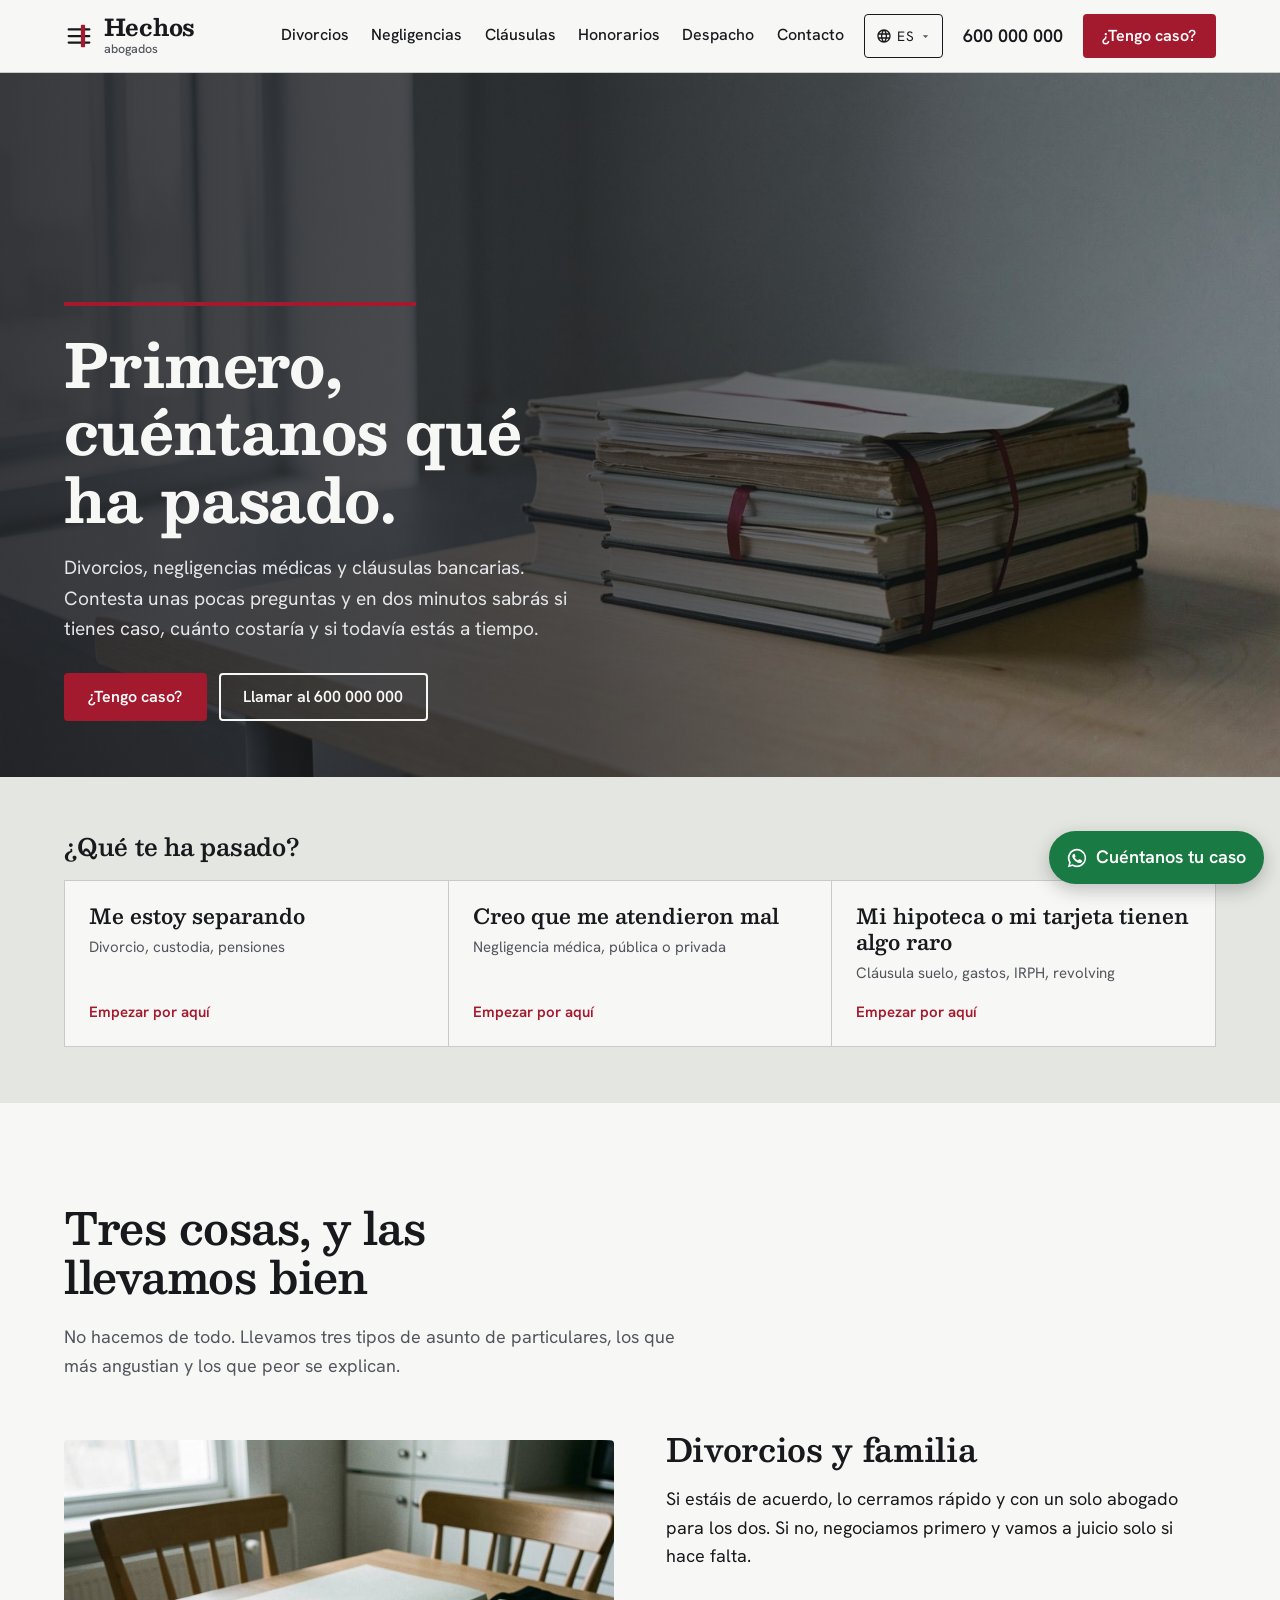
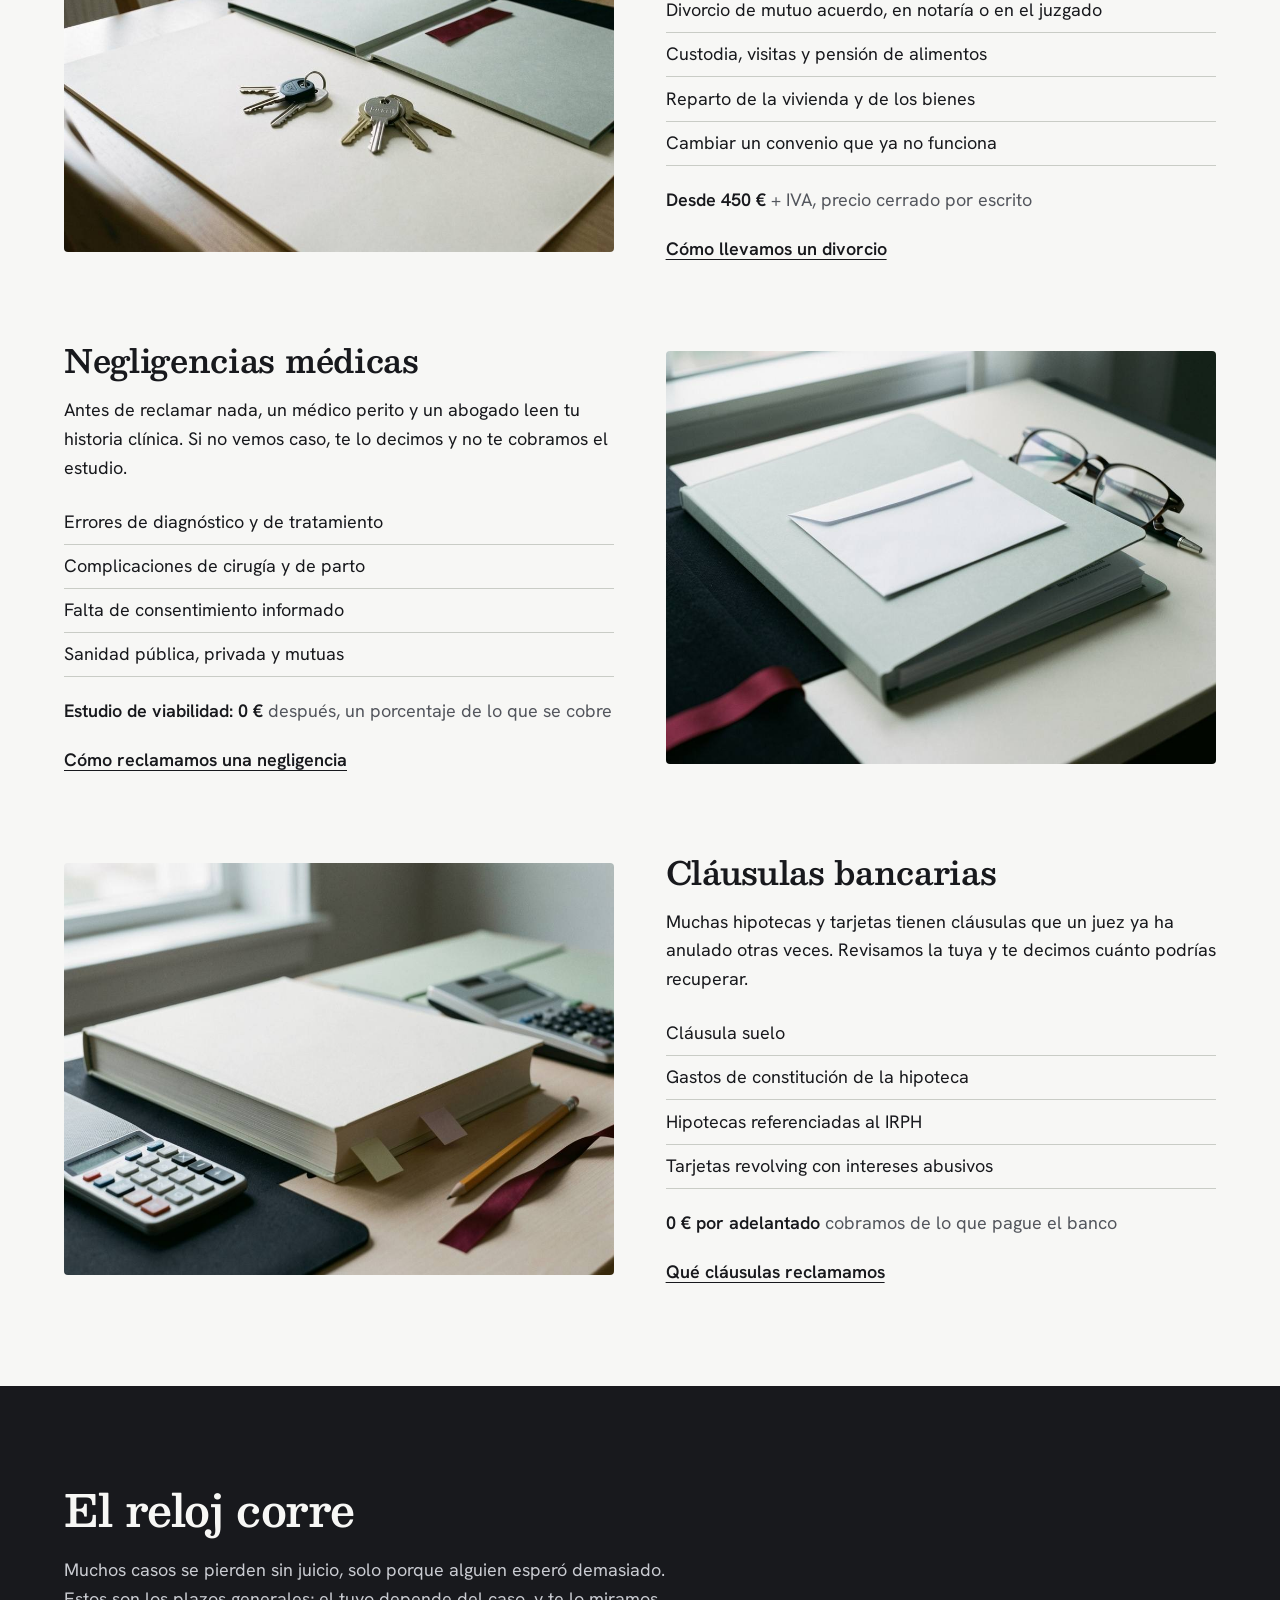
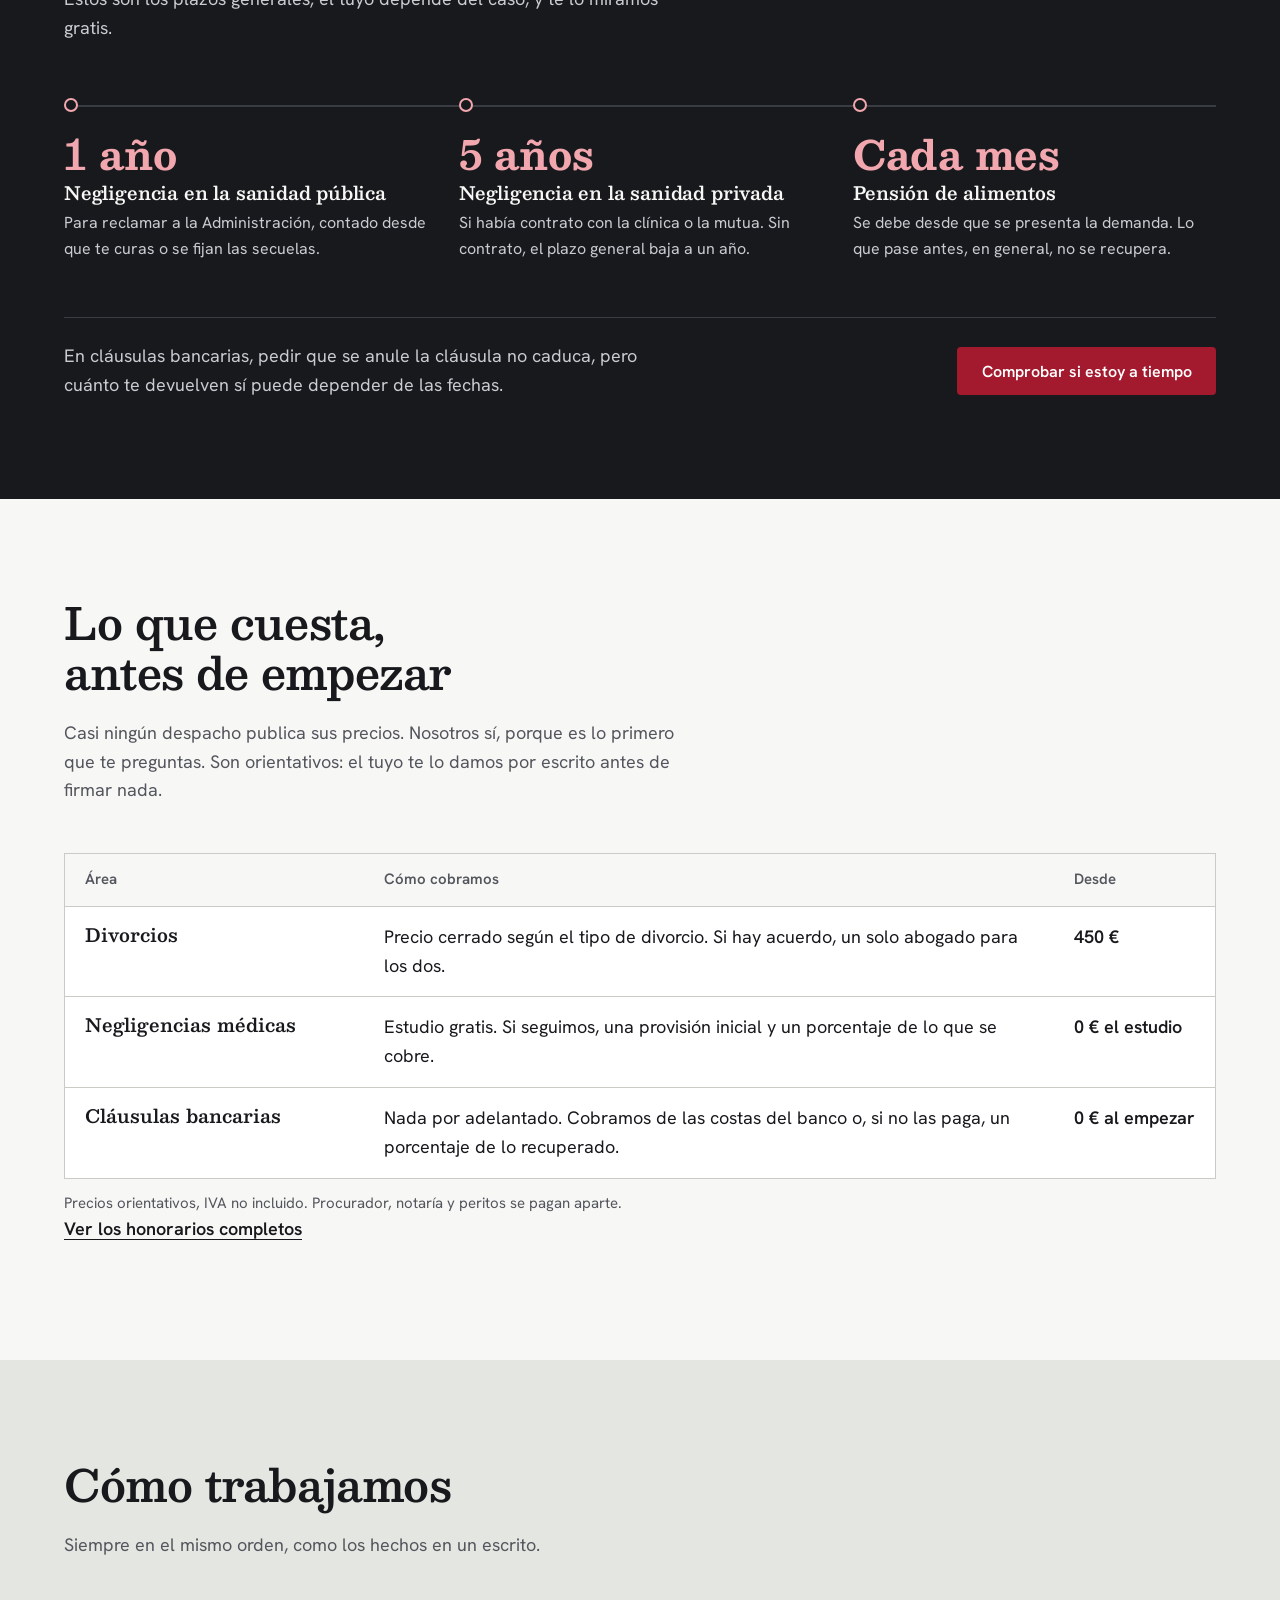
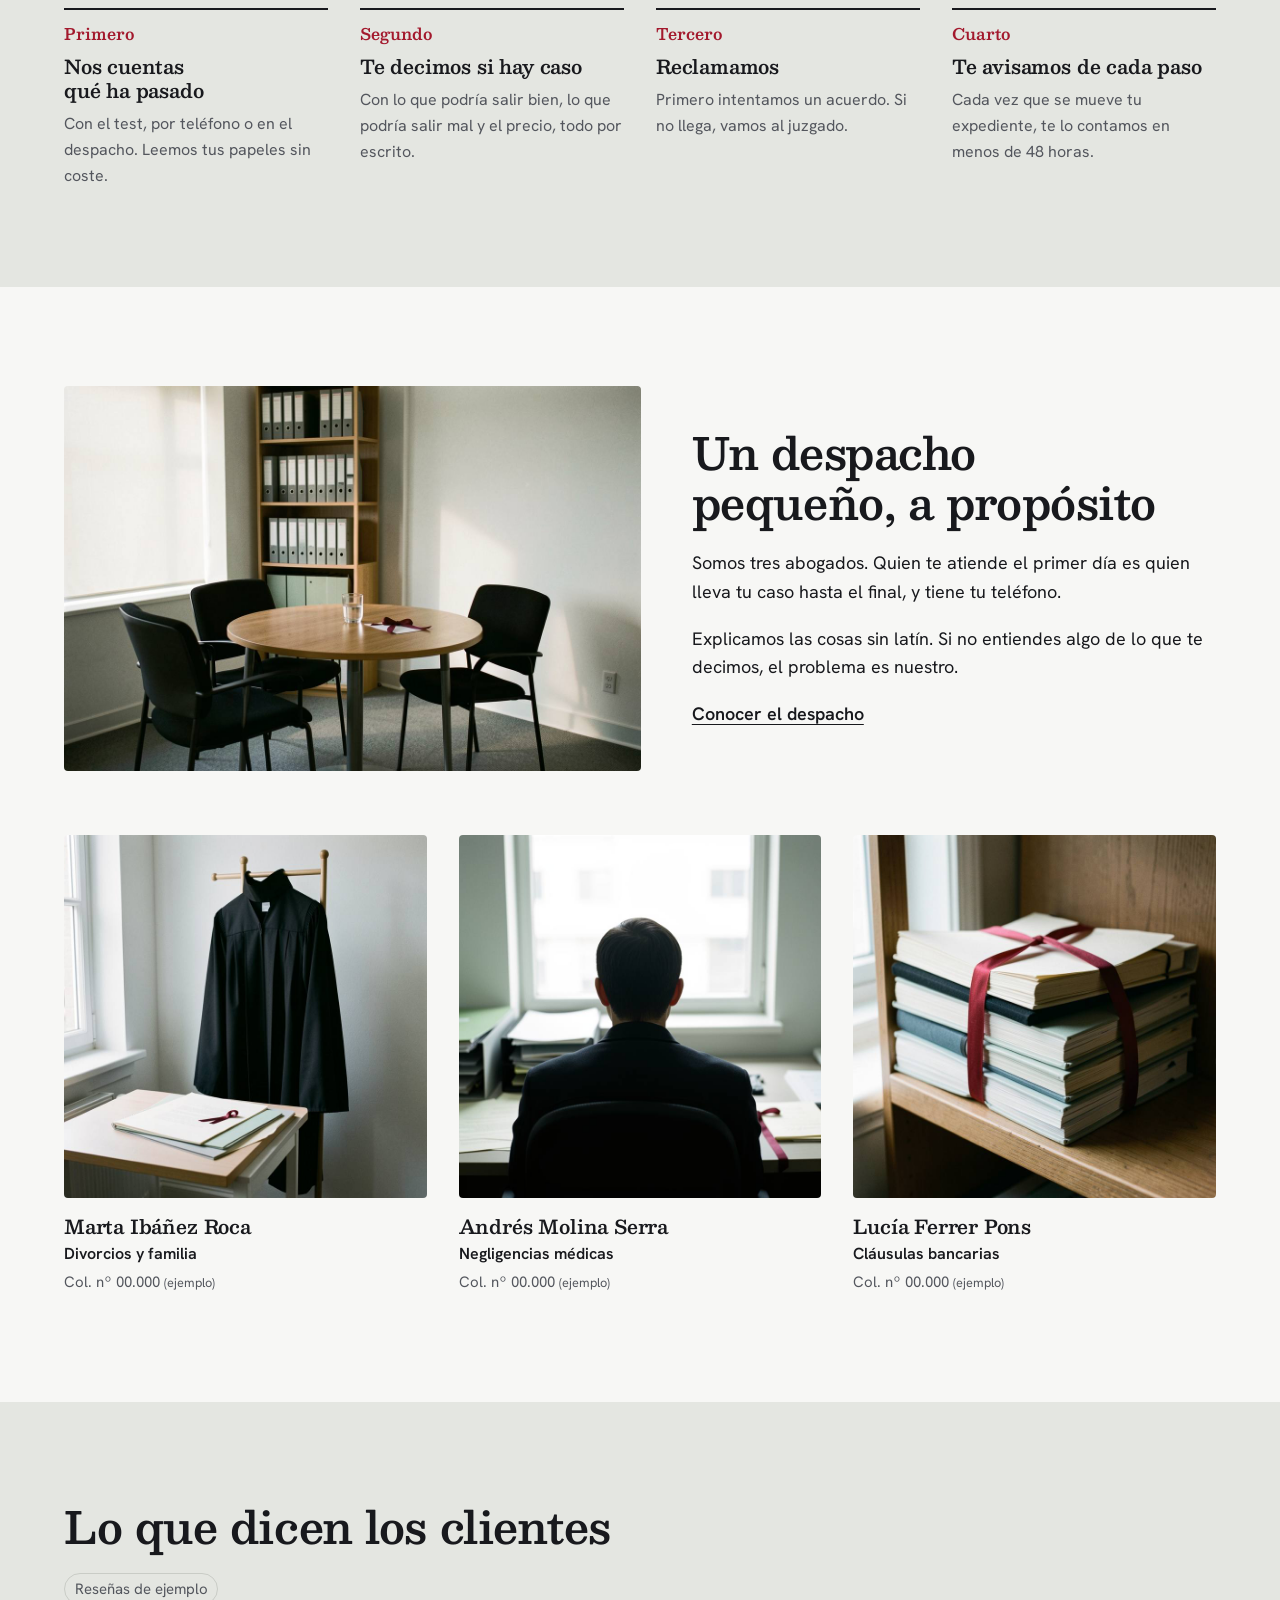
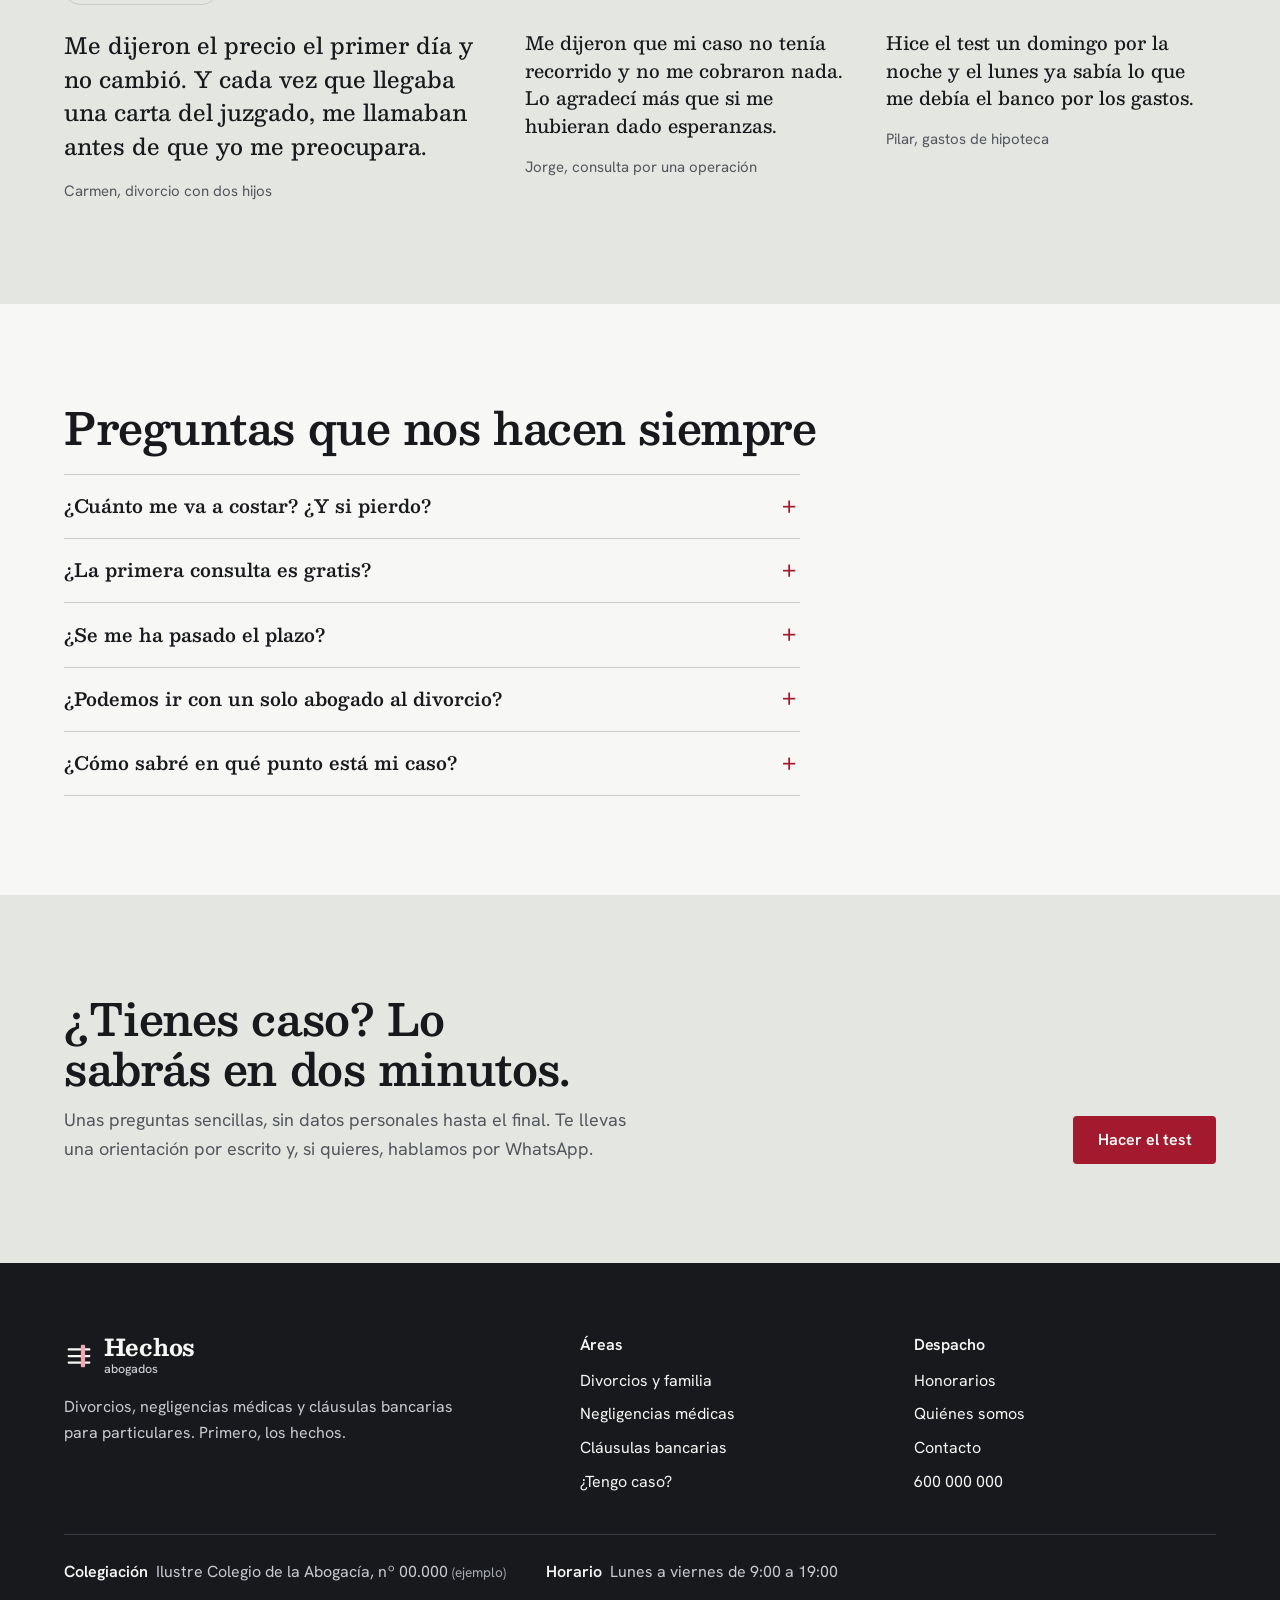
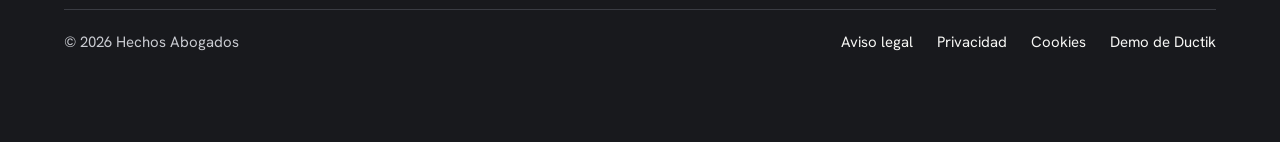
<file: index.html>
<!DOCTYPE html>
<html lang="es">
<head>
  <meta charset="UTF-8">
  <meta name="viewport" content="width=device-width, initial-scale=1">
  <title>Hechos Abogados · Divorcios, negligencias médicas y cláusulas bancarias</title>
  <meta name="description" content="Despacho de abogados de divorcios, negligencias médicas y cláusulas bancarias. Cuéntanos qué ha pasado y en dos minutos sabrás si tienes caso, cuánto costaría y si estás a tiempo.">
  <meta property="og:type" content="website">
  <meta property="og:title" content="Hechos Abogados · Divorcios, negligencias médicas y cláusulas bancarias">
  <meta property="og:description" content="Despacho de abogados de divorcios, negligencias médicas y cláusulas bancarias. Cuéntanos qué ha pasado y en dos minutos sabrás si tienes caso, cuánto costaría y si estás a tiempo.">
  <meta property="og:image" content="https://hechos-abogados.pages.dev/assets/img/hero.jpg">
  <meta name="twitter:card" content="summary_large_image">
  <!-- Web de demostració: no s'indexa (PLA.md §Honestedat). -->
  <meta name="robots" content="noindex, nofollow">
  <meta name="theme-color" content="#F7F7F5">
  <link rel="icon" href="assets/favicon.svg" type="image/svg+xml">
  <link rel="preload" href="assets/fonts/besley-var.woff2" as="font" type="font/woff2" crossorigin>
  <link rel="preload" href="assets/fonts/hanken-grotesk-var.woff2" as="font" type="font/woff2" crossorigin>
  <link rel="stylesheet" href="css/styles.css">
  <script type="application/ld+json">
  {
    "@context": "https://schema.org",
    "@type": "LegalService",
    "name": "Hechos Abogados",
    "description": "Despacho de abogados de particulares: divorcios y familia, negligencias médicas y cláusulas bancarias.",
    "telephone": "+34600000000",
    "areaServed": { "@type": "Country", "name": "España" },
    "priceRange": "€€",
    "openingHours": ["Mo-Fr 09:00-19:00"],
    "knowsAbout": ["Divorcio", "Derecho de familia", "Negligencia médica", "Cláusula suelo", "Gastos de hipoteca", "IRPH", "Tarjetas revolving"]
  }
  </script>
  <script src="js/i18n.js"></script>
</head>
<body>
  <a class="salta" href="#contenido">Saltar al contenido</a>

  <header class="cap">
    <div class="wrap cap-in">
      <a class="marca" href="index.html" aria-label="Hechos Abogados, inicio">
        <svg viewBox="0 0 32 32" aria-hidden="true"><path d="M5 9h22M5 16h22M5 23h22" stroke="currentColor" stroke-width="2.4" stroke-linecap="round"/><rect x="18" y="4" width="4.5" height="24" rx="1" fill="#A3192D"/></svg>
        <span>Hechos<small>abogados</small></span>
      </a>
      <nav class="nav" id="nav" aria-label="Principal">
        <a href="divorcios.html">Divorcios</a>
        <a href="negligencias-medicas.html">Negligencias</a>
        <a href="clausulas-bancarias.html">Cláusulas</a>
        <a href="honorarios.html">Honorarios</a>
        <a href="despacho.html">Despacho</a>
        <a href="contacto.html">Contacto</a>
      </nav>
      <!-- Desplegable d'idioma (plantilla: <skill web-demo>/assets/i18n/tria-idioma.html).
           NOMÉS existeix si el JS ha arrencat: js/i18n.js posa `te-js` a
           l'<html> des del <head>. -->
      <div class="tria-idioma" data-idioma-tria>
        <button class="tria-idioma-boto" type="button" data-idioma-boto
                aria-expanded="false" aria-haspopup="true"
                aria-label="Idioma de la página">
          <svg viewBox="0 0 24 24" aria-hidden="true" focusable="false"><path d="M12 2C6.48 2 2 6.48 2 12s4.48 10 10 10 10-4.48 10-10S17.52 2 12 2Zm6.93 6h-2.95a15.65 15.65 0 0 0-1.38-3.56A8.03 8.03 0 0 1 18.92 8ZM12 4.04c.83 1.2 1.48 2.53 1.91 3.96h-3.82c.43-1.43 1.08-2.76 1.91-3.96ZM4.26 14a7.85 7.85 0 0 1 0-4h3.38a16.6 16.6 0 0 0-.14 2c0 .68.06 1.34.14 2Zm.82 2h2.95c.32 1.25.78 2.45 1.38 3.56A7.99 7.99 0 0 1 5.08 16Zm2.95-8H5.08a7.99 7.99 0 0 1 4.33-3.56A15.65 15.65 0 0 0 8.03 8ZM12 19.96c-.83-1.2-1.48-2.53-1.91-3.96h3.82c-.43 1.43-1.08 2.76-1.91 3.96ZM14.34 14H9.66c-.09-.66-.16-1.32-.16-2 0-.68.07-1.35.16-2h4.68c.09.65.16 1.32.16 2 0 .68-.07 1.34-.16 2Zm.25 5.56c.6-1.11 1.06-2.31 1.38-3.56h2.95a8.03 8.03 0 0 1-4.33 3.56ZM16.36 14c.08-.66.14-1.32.14-2 0-.68-.06-1.34-.14-2h3.38a7.85 7.85 0 0 1 0 4Z"/></svg>
          <span data-idioma-actual data-sense-traduir>ES</span>
          <svg class="tria-idioma-punta" viewBox="0 0 24 24" aria-hidden="true" focusable="false"><path d="M12 15 6 9h12z"/></svg>
        </button>
        <ul class="tria-idioma-menu" data-idioma-menu data-sense-traduir hidden>
          <li><button type="button" data-idioma-opcio="ca" lang="ca">Català</button></li>
          <li><button type="button" data-idioma-opcio="es" lang="es">Castellano</button></li>
          <li><button type="button" data-idioma-opcio="en" lang="en">English</button></li>
        </ul>
      </div>
      <a class="cap-tel" href="tel:+34600000000">600 000 000</a>
      <a class="btn btn-principal" href="tengo-caso.html">¿Tengo caso?</a>
      <button class="nav-obre" type="button" aria-expanded="false" aria-controls="nav"><span></span><span class="visually-hidden">Menú</span></button>
    </div>
  </header>

  <main id="contenido">

    <section class="hero">
      <img class="hero-img" src="assets/img/hero.jpg" alt="" width="1600" height="896" fetchpriority="high">
      <div class="wrap hero-in">
        <span class="cinta" aria-hidden="true"></span>
        <h1>Primero, cuéntanos qué ha pasado.</h1>
        <p class="hero-sub">Divorcios, negligencias médicas y cláusulas bancarias. Contesta unas pocas preguntas y en dos minutos sabrás si tienes caso, cuánto costaría y si todavía estás a tiempo.</p>
        <div class="botons">
          <a class="btn btn-principal" href="tengo-caso.html">¿Tengo caso?</a>
          <a class="btn btn-clar" href="tel:+34600000000">Llamar al 600 000 000</a>
        </div>
      </div>
    </section>

    <section class="passat" aria-labelledby="t-passat">
      <div class="wrap">
        <h2 id="t-passat">¿Qué te ha pasado?</h2>
        <ul class="passat-llista">
          <li><a href="tengo-caso.html?area=divorcio">
            <span class="passat-frase">Me estoy separando</span>
            <span class="passat-area">Divorcio, custodia, pensiones</span>
            <span class="passat-anar">Empezar por aquí</span>
          </a></li>
          <li><a href="tengo-caso.html?area=negligencia">
            <span class="passat-frase">Creo que me atendieron mal</span>
            <span class="passat-area">Negligencia médica, pública o privada</span>
            <span class="passat-anar">Empezar por aquí</span>
          </a></li>
          <li><a href="tengo-caso.html?area=clausulas">
            <span class="passat-frase">Mi hipoteca o mi tarjeta tienen algo raro</span>
            <span class="passat-area">Cláusula suelo, gastos, IRPH, revolving</span>
            <span class="passat-anar">Empezar por aquí</span>
          </a></li>
        </ul>
      </div>
    </section>

    <section class="seccio" aria-labelledby="t-arees">
      <div class="wrap">
        <div class="intro">
          <h2 id="t-arees">Tres cosas, y las llevamos bien</h2>
          <p>No hacemos de todo. Llevamos tres tipos de asunto de particulares, los que más angustian y los que peor se explican.</p>
        </div>
        <div class="arees">
          <article class="area">
            <div class="area-foto"><img src="assets/img/area-divorcio.jpg" alt="Dos juegos de llaves separados sobre una mesa de cocina" width="1024" height="768" loading="lazy"></div>
            <div>
              <h3>Divorcios y familia</h3>
              <p>Si estáis de acuerdo, lo cerramos rápido y con un solo abogado para los dos. Si no, negociamos primero y vamos a juicio solo si hace falta.</p>
              <ul>
                <li>Divorcio de mutuo acuerdo, en notaría o en el juzgado</li>
                <li>Custodia, visitas y pensión de alimentos</li>
                <li>Reparto de la vivienda y de los bienes</li>
                <li>Cambiar un convenio que ya no funciona</li>
              </ul>
              <p class="desde">Desde 450 € <span>+ IVA, precio cerrado por escrito</span></p>
              <a class="enllac" href="divorcios.html">Cómo llevamos un divorcio</a>
            </div>
          </article>
          <article class="area">
            <div class="area-foto"><img src="assets/img/area-negligencia.jpg" alt="Carpeta de informes médicos cerrada con un sobre del hospital encima" width="1024" height="768" loading="lazy"></div>
            <div>
              <h3>Negligencias médicas</h3>
              <p>Antes de reclamar nada, un médico perito y un abogado leen tu historia clínica. Si no vemos caso, te lo decimos y no te cobramos el estudio.</p>
              <ul>
                <li>Errores de diagnóstico y de tratamiento</li>
                <li>Complicaciones de cirugía y de parto</li>
                <li>Falta de consentimiento informado</li>
                <li>Sanidad pública, privada y mutuas</li>
              </ul>
              <p class="desde">Estudio de viabilidad: 0 € <span>después, un porcentaje de lo que se cobre</span></p>
              <a class="enllac" href="negligencias-medicas.html">Cómo reclamamos una negligencia</a>
            </div>
          </article>
          <article class="area">
            <div class="area-foto"><img src="assets/img/area-clausulas.jpg" alt="Escritura de hipoteca cerrada con marcadores, junto a una calculadora" width="1024" height="768" loading="lazy"></div>
            <div>
              <h3>Cláusulas bancarias</h3>
              <p>Muchas hipotecas y tarjetas tienen cláusulas que un juez ya ha anulado otras veces. Revisamos la tuya y te decimos cuánto podrías recuperar.</p>
              <ul>
                <li>Cláusula suelo</li>
                <li>Gastos de constitución de la hipoteca</li>
                <li>Hipotecas referenciadas al IRPH</li>
                <li>Tarjetas revolving con intereses abusivos</li>
              </ul>
              <p class="desde">0 € por adelantado <span>cobramos de lo que pague el banco</span></p>
              <a class="enllac" href="clausulas-bancarias.html">Qué cláusulas reclamamos</a>
            </div>
          </article>
        </div>
      </div>
    </section>

    <section class="seccio seccio-fosca" aria-labelledby="t-rellotge">
      <div class="wrap">
        <div class="intro">
          <h2 id="t-rellotge">El reloj corre</h2>
          <p>Muchos casos se pierden sin juicio, solo porque alguien esperó demasiado. Estos son los plazos generales; el tuyo depende del caso, y te lo miramos gratis.</p>
        </div>
        <ol class="rellotge">
          <li>
            <span class="termini">1 año</span>
            <h3>Negligencia en la sanidad pública</h3>
            <p>Para reclamar a la Administración, contado desde que te curas o se fijan las secuelas.</p>
          </li>
          <li>
            <span class="termini">5 años</span>
            <h3>Negligencia en la sanidad privada</h3>
            <p>Si había contrato con la clínica o la mutua. Sin contrato, el plazo general baja a un año.</p>
          </li>
          <li>
            <span class="termini">Cada mes</span>
            <h3>Pensión de alimentos</h3>
            <p>Se debe desde que se presenta la demanda. Lo que pase antes, en general, no se recupera.</p>
          </li>
        </ol>
        <div class="rellotge-peu">
          <p>En cláusulas bancarias, pedir que se anule la cláusula no caduca, pero cuánto te devuelven sí puede depender de las fechas.</p>
          <a class="btn btn-principal" href="tengo-caso.html">Comprobar si estoy a tiempo</a>
        </div>
      </div>
    </section>

    <section class="seccio" aria-labelledby="t-honoraris">
      <div class="wrap">
        <div class="intro">
          <h2 id="t-honoraris">Lo que cuesta, antes de empezar</h2>
          <p>Casi ningún despacho publica sus precios. Nosotros sí, porque es lo primero que te preguntas. Son orientativos: el tuyo te lo damos por escrito antes de firmar nada.</p>
        </div>
        <div class="taula-wrap">
          <table class="honoraris">
            <caption>Precios orientativos, IVA no incluido. Procurador, notaría y peritos se pagan aparte.</caption>
            <thead>
              <tr><th scope="col">Área</th><th scope="col">Cómo cobramos</th><th scope="col">Desde</th></tr>
            </thead>
            <tbody>
              <tr><th scope="row">Divorcios</th><td>Precio cerrado según el tipo de divorcio. Si hay acuerdo, un solo abogado para los dos.</td><td class="xifra">450 €</td></tr>
              <tr><th scope="row">Negligencias médicas</th><td>Estudio gratis. Si seguimos, una provisión inicial y un porcentaje de lo que se cobre.</td><td class="xifra">0 € el estudio</td></tr>
              <tr><th scope="row">Cláusulas bancarias</th><td>Nada por adelantado. Cobramos de las costas del banco o, si no las paga, un porcentaje de lo recuperado.</td><td class="xifra">0 € al empezar</td></tr>
            </tbody>
          </table>
        </div>
        <p><a class="enllac" href="honorarios.html">Ver los honorarios completos</a></p>
      </div>
    </section>

    <section class="seccio seccio-lino" aria-labelledby="t-passos">
      <div class="wrap">
        <div class="intro">
          <h2 id="t-passos">Cómo trabajamos</h2>
          <p>Siempre en el mismo orden, como los hechos en un escrito.</p>
        </div>
        <ol class="passos">
          <li><span class="ordinal">Primero</span><h3>Nos cuentas qué ha pasado</h3><p>Con el test, por teléfono o en el despacho. Leemos tus papeles sin coste.</p></li>
          <li><span class="ordinal">Segundo</span><h3>Te decimos si hay caso</h3><p>Con lo que podría salir bien, lo que podría salir mal y el precio, todo por escrito.</p></li>
          <li><span class="ordinal">Tercero</span><h3>Reclamamos</h3><p>Primero intentamos un acuerdo. Si no llega, vamos al juzgado.</p></li>
          <li><span class="ordinal">Cuarto</span><h3>Te avisamos de cada paso</h3><p>Cada vez que se mueve tu expediente, te lo contamos en menos de 48 horas.</p></li>
        </ol>
      </div>
    </section>

    <section class="seccio" aria-labelledby="t-despatx">
      <div class="wrap">
        <div class="despatx">
          <img src="assets/img/despacho.jpg" alt="Sala de reuniones del despacho con una mesa redonda y dos sillas" width="1200" height="800" loading="lazy">
          <div>
            <h2 id="t-despatx">Un despacho pequeño, a propósito</h2>
            <p>Somos tres abogados. Quien te atiende el primer día es quien lleva tu caso hasta el final, y tiene tu teléfono.</p>
            <p>Explicamos las cosas sin latín. Si no entiendes algo de lo que te decimos, el problema es nuestro.</p>
            <a class="enllac" href="despacho.html">Conocer el despacho</a>
          </div>
        </div>
        <ul class="equip">
          <li>
            <img src="assets/img/equipo-1.jpg" alt="Toga negra colgada junto a una ventana" width="800" height="800" loading="lazy">
            <h3>Marta Ibáñez Roca</h3>
            <p class="rol">Divorcios y familia</p>
            <p class="col">Col. nº 00.000 <span class="ex">(ejemplo)</span></p>
          </li>
          <li>
            <img src="assets/img/equipo-2.jpg" alt="Abogado de espaldas leyendo un expediente frente a una ventana" width="800" height="800" loading="lazy">
            <h3>Andrés Molina Serra</h3>
            <p class="rol">Negligencias médicas</p>
            <p class="col">Col. nº 00.000 <span class="ex">(ejemplo)</span></p>
          </li>
          <li>
            <img src="assets/img/equipo-3.jpg" alt="Expedientes atados con cinta roja en una estantería" width="800" height="800" loading="lazy">
            <h3>Lucía Ferrer Pons</h3>
            <p class="rol">Cláusulas bancarias</p>
            <p class="col">Col. nº 00.000 <span class="ex">(ejemplo)</span></p>
          </li>
        </ul>
      </div>
    </section>

    <section class="seccio seccio-lino" aria-labelledby="t-ressenyes">
      <div class="wrap">
        <h2 id="t-ressenyes">Lo que dicen los clientes</h2>
        <span class="etiqueta-ex">Reseñas de ejemplo</span>
        <ul class="ressenyes">
          <li>
            <blockquote>Me dijeron el precio el primer día y no cambió. Y cada vez que llegaba una carta del juzgado, me llamaban antes de que yo me preocupara.</blockquote>
            <cite>Carmen, divorcio con dos hijos</cite>
          </li>
          <li>
            <blockquote>Me dijeron que mi caso no tenía recorrido y no me cobraron nada. Lo agradecí más que si me hubieran dado esperanzas.</blockquote>
            <cite>Jorge, consulta por una operación</cite>
          </li>
          <li>
            <blockquote>Hice el test un domingo por la noche y el lunes ya sabía lo que me debía el banco por los gastos.</blockquote>
            <cite>Pilar, gastos de hipoteca</cite>
          </li>
        </ul>
      </div>
    </section>

    <section class="seccio" aria-labelledby="t-faq">
      <div class="wrap">
        <h2 id="t-faq">Preguntas que nos hacen siempre</h2>
        <div class="faq">
          <details>
            <summary>¿Cuánto me va a costar? ¿Y si pierdo?</summary>
            <div><p>Antes de empezar te damos el precio por escrito. En divorcios es un precio cerrado. En negligencias y cláusulas cobramos sobre todo si se gana; si se pierde, te decimos desde el primer día qué gastos podrían quedar a tu cargo, como las costas del otro.</p></div>
          </details>
          <details>
            <summary>¿La primera consulta es gratis?</summary>
            <div><p>Sí. Leer tu caso y decirte si lo vemos no cuesta nada, ni por teléfono ni en el despacho.</p></div>
          </details>
          <details>
            <summary>¿Se me ha pasado el plazo?</summary>
            <div><p>Puede que no. Los plazos dependen de cuándo pasó, de si fue en la sanidad pública o privada y de otras fechas. El test te da una primera idea; nosotros lo confirmamos con tus papeles.</p></div>
          </details>
          <details>
            <summary>¿Podemos ir con un solo abogado al divorcio?</summary>
            <div><p>Sí, si estáis de acuerdo en todo. Es más barato y más rápido. Si en algún momento dejáis de estar de acuerdo, cada uno tendrá que buscar su propio abogado.</p></div>
          </details>
          <details>
            <summary>¿Cómo sabré en qué punto está mi caso?</summary>
            <div><p>Porque te lo contamos nosotros. Cada vez que el expediente se mueve, te escribimos en menos de 48 horas explicando qué significa y qué viene después.</p></div>
          </details>
        </div>
      </div>
    </section>

    <section class="seccio seccio-lino cta-final" aria-labelledby="t-cta">
      <div class="wrap">
        <div>
          <h2 id="t-cta">¿Tienes caso? Lo sabrás en dos minutos.</h2>
          <p>Unas preguntas sencillas, sin datos personales hasta el final. Te llevas una orientación por escrito y, si quieres, hablamos por WhatsApp.</p>
        </div>
        <a class="btn btn-principal" href="tengo-caso.html">Hacer el test</a>
      </div>
    </section>

  </main>

  <footer class="peu">
    <div class="wrap">
      <div class="peu-dalt">
        <div>
          <a class="marca" href="index.html" aria-label="Hechos Abogados, inicio">
            <svg viewBox="0 0 32 32" aria-hidden="true"><path d="M5 9h22M5 16h22M5 23h22" stroke="currentColor" stroke-width="2.4" stroke-linecap="round"/><rect x="18" y="4" width="4.5" height="24" rx="1" fill="#F2A7AF"/></svg>
            <span>Hechos<small>abogados</small></span>
          </a>
          <p>Divorcios, negligencias médicas y cláusulas bancarias para particulares. Primero, los hechos.</p>
        </div>
        <div>
          <h2>Áreas</h2>
          <ul>
            <li><a href="divorcios.html">Divorcios y familia</a></li>
            <li><a href="negligencias-medicas.html">Negligencias médicas</a></li>
            <li><a href="clausulas-bancarias.html">Cláusulas bancarias</a></li>
            <li><a href="tengo-caso.html">¿Tengo caso?</a></li>
          </ul>
        </div>
        <div>
          <h2>Despacho</h2>
          <ul>
            <li><a href="honorarios.html">Honorarios</a></li>
            <li><a href="despacho.html">Quiénes somos</a></li>
            <li><a href="contacto.html">Contacto</a></li>
            <li><a href="tel:+34600000000">600 000 000</a></li>
          </ul>
        </div>
      </div>
      <dl class="peu-dades">
        <div><dt>Colegiación</dt><dd>Ilustre Colegio de la Abogacía, nº 00.000 <span class="ex">(ejemplo)</span></dd></div>
        <div><dt>Horario</dt><dd>Lunes a viernes de 9:00 a 19:00</dd></div>
      </dl>
      <div class="peu-baix">
        <span>© 2026 Hechos Abogados</span>
        <a href="aviso-legal.html">Aviso legal</a>
        <a href="privacidad.html">Privacidad</a>
        <a href="cookies.html">Cookies</a>
        <a class="peu-ductik" href="https://ductik.com/">Demo de Ductik</a>
      </div>
    </div>
  </footer>

  <a class="wa-flota" href="tengo-caso.html" aria-label="Cuéntanos tu caso y seguimos por WhatsApp">
    <svg viewBox="0 0 24 24" aria-hidden="true"><path fill="currentColor" d="M12 2a10 10 0 0 0-8.6 15.1L2 22l5-1.3A10 10 0 1 0 12 2Zm0 18.2a8.2 8.2 0 0 1-4.2-1.2l-.3-.2-3 .8.8-2.9-.2-.3A8.2 8.2 0 1 1 12 20.2Zm4.5-6.1c-.2-.1-1.5-.7-1.7-.8s-.4-.1-.6.1-.7.8-.8 1-.3.2-.5.1a6.7 6.7 0 0 1-3.3-2.9c-.3-.4.3-.4.7-1.3a.5.5 0 0 0 0-.5l-.8-1.9c-.2-.5-.4-.4-.6-.4h-.5a1 1 0 0 0-.7.3 3 3 0 0 0-.9 2.2 5.2 5.2 0 0 0 1.1 2.8 11.9 11.9 0 0 0 4.6 4c1.7.7 2.4.8 3.2.7a2.8 2.8 0 0 0 1.8-1.3 2.3 2.3 0 0 0 .2-1.3c-.1-.1-.3-.2-.5-.3Z"/></svg>
    <span>Cuéntanos tu caso</span>
  </a>

  <script src="js/traduccions.js" defer></script>
  <script src="js/main.js" defer></script>
</body>
</html>
</file>
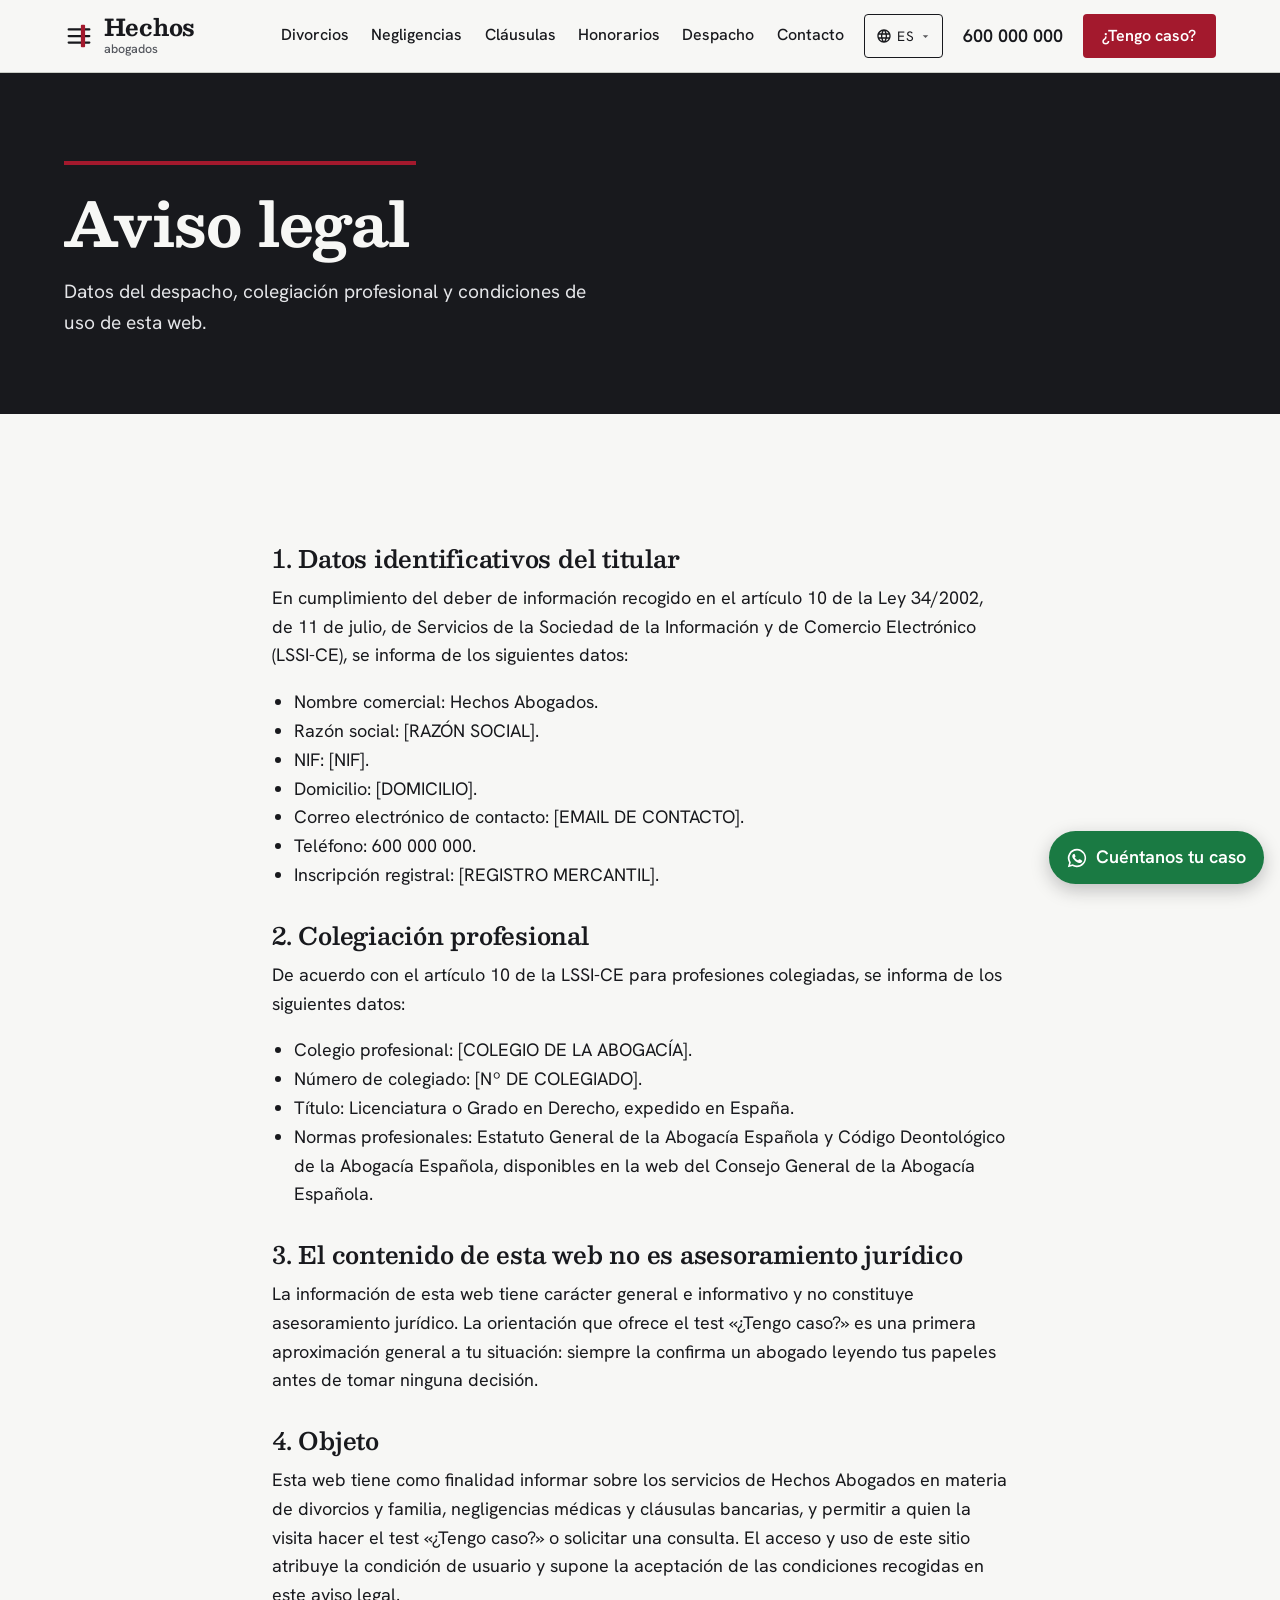
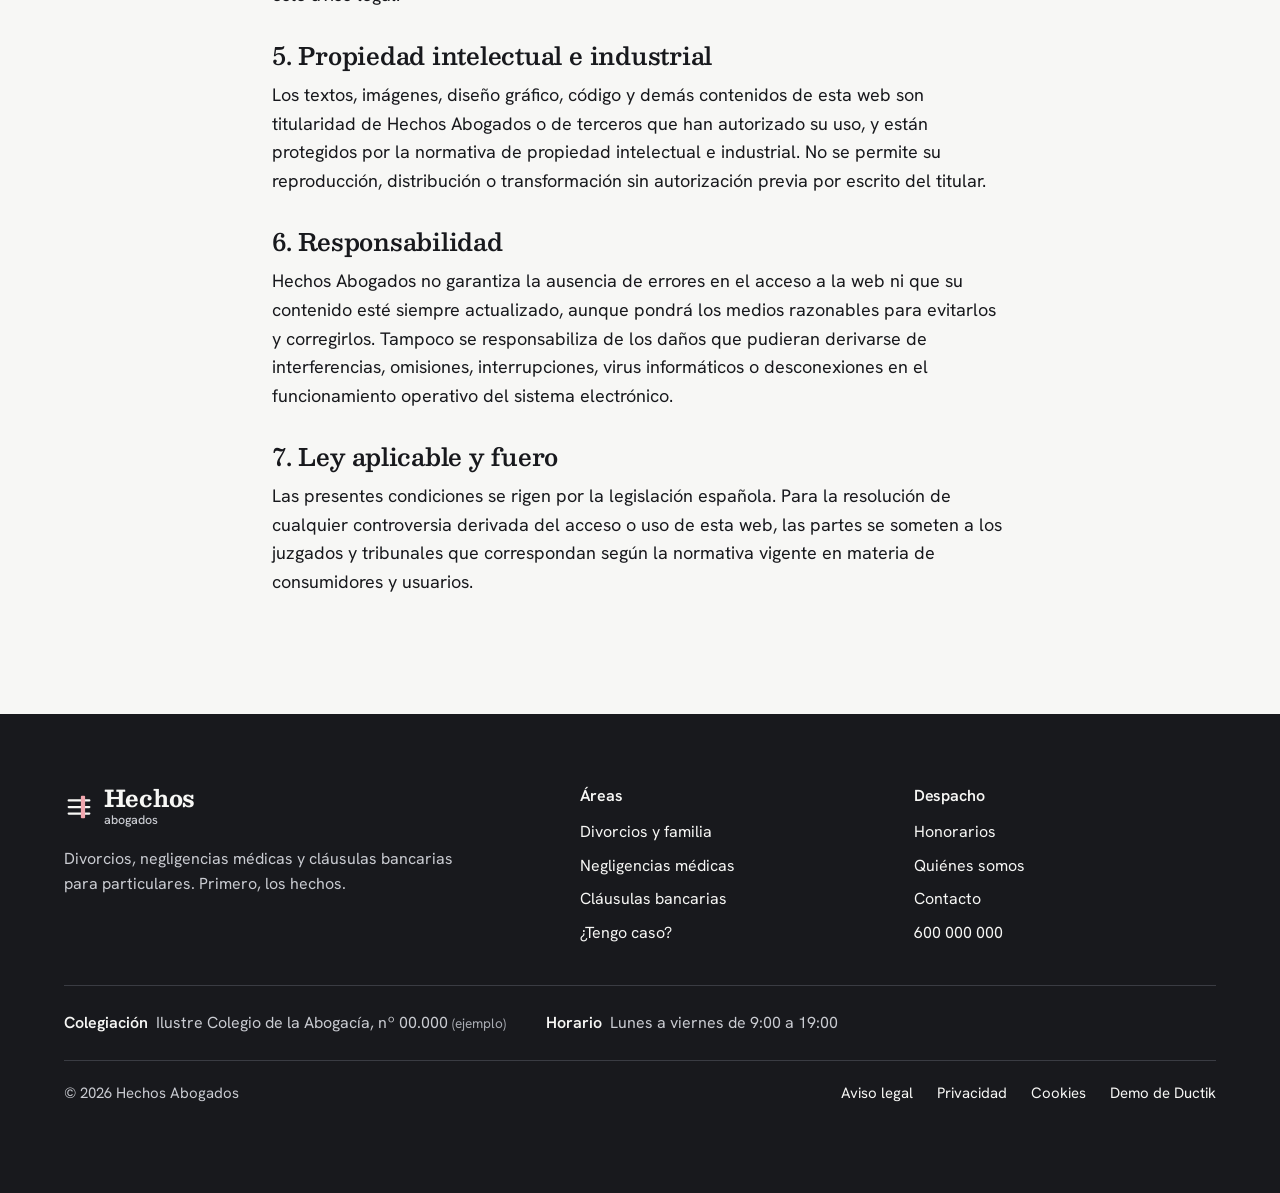
<file: aviso-legal.html>
<!DOCTYPE html>
<html lang="es">
<head>
  <meta charset="UTF-8">
  <meta name="viewport" content="width=device-width, initial-scale=1">
  <title>Aviso legal | Hechos Abogados</title>
  <meta name="description" content="Datos identificativos del despacho, colegiación profesional y condiciones de uso de esta web.">
  <!-- Web de demostració: no s'indexa (PLA.md §Honestedat). -->
  <meta name="robots" content="noindex, nofollow">
  <meta name="theme-color" content="#F7F7F5">
  <!-- Idiomes: la pàgina és en castellà (idioma base) i és el que indexa Google.
       Els altres idiomes els posa js/i18n.js sobre la mateixa pàgina; ?lang=xx
       existeix per passar un enllaç ja en un altre idioma. i18n.js va al <head>
       perquè ha d'arribar abans que es pinti res. -->
  <link rel="icon" href="assets/favicon.svg" type="image/svg+xml">
  <link rel="preload" href="assets/fonts/besley-var.woff2" as="font" type="font/woff2" crossorigin>
  <link rel="preload" href="assets/fonts/hanken-grotesk-var.woff2" as="font" type="font/woff2" crossorigin>
  <link rel="stylesheet" href="css/styles.css">
  <script src="js/i18n.js"></script>
</head>
<body>
  <a class="salta" href="#contenido">Saltar al contenido</a>

  <header class="cap">
    <div class="wrap cap-in">
      <a class="marca" href="index.html" aria-label="Hechos Abogados, inicio">
        <svg viewBox="0 0 32 32" aria-hidden="true"><path d="M5 9h22M5 16h22M5 23h22" stroke="currentColor" stroke-width="2.4" stroke-linecap="round"/><rect x="18" y="4" width="4.5" height="24" rx="1" fill="#A3192D"/></svg>
        <span>Hechos<small>abogados</small></span>
      </a>
      <nav class="nav" id="nav" aria-label="Principal">
        <a href="divorcios.html">Divorcios</a>
        <a href="negligencias-medicas.html">Negligencias</a>
        <a href="clausulas-bancarias.html">Cláusulas</a>
        <a href="honorarios.html">Honorarios</a>
        <a href="despacho.html">Despacho</a>
        <a href="contacto.html">Contacto</a>
      </nav>
      <!-- Desplegable d'idioma (plantilla: <skill web-demo>/assets/i18n/tria-idioma.html).
           NOMÉS existeix si el JS ha arrencat: js/i18n.js posa `te-js` a
           l'<html> des del <head>. -->
      <div class="tria-idioma" data-idioma-tria>
        <button class="tria-idioma-boto" type="button" data-idioma-boto
                aria-expanded="false" aria-haspopup="true"
                aria-label="Idioma de la página">
          <svg viewBox="0 0 24 24" aria-hidden="true" focusable="false"><path d="M12 2C6.48 2 2 6.48 2 12s4.48 10 10 10 10-4.48 10-10S17.52 2 12 2Zm6.93 6h-2.95a15.65 15.65 0 0 0-1.38-3.56A8.03 8.03 0 0 1 18.92 8ZM12 4.04c.83 1.2 1.48 2.53 1.91 3.96h-3.82c.43-1.43 1.08-2.76 1.91-3.96ZM4.26 14a7.85 7.85 0 0 1 0-4h3.38a16.6 16.6 0 0 0-.14 2c0 .68.06 1.34.14 2Zm.82 2h2.95c.32 1.25.78 2.45 1.38 3.56A7.99 7.99 0 0 1 5.08 16Zm2.95-8H5.08a7.99 7.99 0 0 1 4.33-3.56A15.65 15.65 0 0 0 8.03 8ZM12 19.96c-.83-1.2-1.48-2.53-1.91-3.96h3.82c-.43 1.43-1.08 2.76-1.91 3.96ZM14.34 14H9.66c-.09-.66-.16-1.32-.16-2 0-.68.07-1.35.16-2h4.68c.09.65.16 1.32.16 2 0 .68-.07 1.34-.16 2Zm.25 5.56c.6-1.11 1.06-2.31 1.38-3.56h2.95a8.03 8.03 0 0 1-4.33 3.56ZM16.36 14c.08-.66.14-1.32.14-2 0-.68-.06-1.34-.14-2h3.38a7.85 7.85 0 0 1 0 4Z"/></svg>
          <span data-idioma-actual data-sense-traduir>ES</span>
          <svg class="tria-idioma-punta" viewBox="0 0 24 24" aria-hidden="true" focusable="false"><path d="M12 15 6 9h12z"/></svg>
        </button>
        <ul class="tria-idioma-menu" data-idioma-menu data-sense-traduir hidden>
          <li><button type="button" data-idioma-opcio="ca" lang="ca">Català</button></li>
          <li><button type="button" data-idioma-opcio="es" lang="es">Castellano</button></li>
          <li><button type="button" data-idioma-opcio="en" lang="en">English</button></li>
        </ul>
      </div>
      <a class="cap-tel" href="tel:+34600000000">600 000 000</a>
      <a class="btn btn-principal" href="tengo-caso.html">¿Tengo caso?</a>
      <button class="nav-obre" type="button" aria-expanded="false" aria-controls="nav"><span></span><span class="visually-hidden">Menú</span></button>
    </div>
  </header>

  <main id="contenido">

    <section class="hero hero-compacte">
      <div class="wrap hero-in">
        <span class="cinta" aria-hidden="true"></span>
        <h1>Aviso legal</h1>
        <p class="hero-sub">Datos del despacho, colegiación profesional y condiciones de uso de esta web.</p>
      </div>
    </section>

    <section class="seccio">
      <div class="wrap legal">

        <h2>1. Datos identificativos del titular</h2>
        <p>En cumplimiento del deber de información recogido en el artículo 10 de la Ley 34/2002, de 11 de julio, de Servicios de la Sociedad de la Información y de Comercio Electrónico (LSSI-CE), se informa de los siguientes datos:</p>
        <ul>
          <li>Nombre comercial: Hechos Abogados.</li>
          <li>Razón social: [RAZÓN SOCIAL].</li>
          <li>NIF: [NIF].</li>
          <li>Domicilio: [DOMICILIO].</li>
          <li>Correo electrónico de contacto: [EMAIL DE CONTACTO].</li>
          <li>Teléfono: 600 000 000.</li>
          <li>Inscripción registral: [REGISTRO MERCANTIL].</li>
        </ul>

        <h2>2. Colegiación profesional</h2>
        <p>De acuerdo con el artículo 10 de la LSSI-CE para profesiones colegiadas, se informa de los siguientes datos:</p>
        <ul>
          <li>Colegio profesional: [COLEGIO DE LA ABOGACÍA].</li>
          <li>Número de colegiado: [Nº DE COLEGIADO].</li>
          <li>Título: Licenciatura o Grado en Derecho, expedido en España.</li>
          <li>Normas profesionales: Estatuto General de la Abogacía Española y Código Deontológico de la Abogacía Española, disponibles en la web del Consejo General de la Abogacía Española.</li>
        </ul>

        <h2>3. El contenido de esta web no es asesoramiento jurídico</h2>
        <p>La información de esta web tiene carácter general e informativo y no constituye asesoramiento jurídico. La orientación que ofrece el test «¿Tengo caso?» es una primera aproximación general a tu situación: siempre la confirma un abogado leyendo tus papeles antes de tomar ninguna decisión.</p>

        <h2>4. Objeto</h2>
        <p>Esta web tiene como finalidad informar sobre los servicios de Hechos Abogados en materia de divorcios y familia, negligencias médicas y cláusulas bancarias, y permitir a quien la visita hacer el test «¿Tengo caso?» o solicitar una consulta. El acceso y uso de este sitio atribuye la condición de usuario y supone la aceptación de las condiciones recogidas en este aviso legal.</p>

        <h2>5. Propiedad intelectual e industrial</h2>
        <p>Los textos, imágenes, diseño gráfico, código y demás contenidos de esta web son titularidad de Hechos Abogados o de terceros que han autorizado su uso, y están protegidos por la normativa de propiedad intelectual e industrial. No se permite su reproducción, distribución o transformación sin autorización previa por escrito del titular.</p>

        <h2>6. Responsabilidad</h2>
        <p>Hechos Abogados no garantiza la ausencia de errores en el acceso a la web ni que su contenido esté siempre actualizado, aunque pondrá los medios razonables para evitarlos y corregirlos. Tampoco se responsabiliza de los daños que pudieran derivarse de interferencias, omisiones, interrupciones, virus informáticos o desconexiones en el funcionamiento operativo del sistema electrónico.</p>

        <h2>7. Ley aplicable y fuero</h2>
        <p>Las presentes condiciones se rigen por la legislación española. Para la resolución de cualquier controversia derivada del acceso o uso de esta web, las partes se someten a los juzgados y tribunales que correspondan según la normativa vigente en materia de consumidores y usuarios.</p>

      </div>
    </section>

  </main>

  <footer class="peu">
    <div class="wrap">
      <div class="peu-dalt">
        <div>
          <a class="marca" href="index.html" aria-label="Hechos Abogados, inicio">
            <svg viewBox="0 0 32 32" aria-hidden="true"><path d="M5 9h22M5 16h22M5 23h22" stroke="currentColor" stroke-width="2.4" stroke-linecap="round"/><rect x="18" y="4" width="4.5" height="24" rx="1" fill="#F2A7AF"/></svg>
            <span>Hechos<small>abogados</small></span>
          </a>
          <p>Divorcios, negligencias médicas y cláusulas bancarias para particulares. Primero, los hechos.</p>
        </div>
        <div>
          <h2>Áreas</h2>
          <ul>
            <li><a href="divorcios.html">Divorcios y familia</a></li>
            <li><a href="negligencias-medicas.html">Negligencias médicas</a></li>
            <li><a href="clausulas-bancarias.html">Cláusulas bancarias</a></li>
            <li><a href="tengo-caso.html">¿Tengo caso?</a></li>
          </ul>
        </div>
        <div>
          <h2>Despacho</h2>
          <ul>
            <li><a href="honorarios.html">Honorarios</a></li>
            <li><a href="despacho.html">Quiénes somos</a></li>
            <li><a href="contacto.html">Contacto</a></li>
            <li><a href="tel:+34600000000">600 000 000</a></li>
          </ul>
        </div>
      </div>
      <dl class="peu-dades">
        <div><dt>Colegiación</dt><dd>Ilustre Colegio de la Abogacía, nº 00.000 <span class="ex">(ejemplo)</span></dd></div>
        <div><dt>Horario</dt><dd>Lunes a viernes de 9:00 a 19:00</dd></div>
      </dl>
      <div class="peu-baix">
        <span>© 2026 Hechos Abogados</span>
        <a href="aviso-legal.html" aria-current="page">Aviso legal</a>
        <a href="privacidad.html">Privacidad</a>
        <a href="cookies.html">Cookies</a>
        <a class="peu-ductik" href="https://ductik.com/">Demo de Ductik</a>
      </div>
    </div>
  </footer>

  <a class="wa-flota" href="tengo-caso.html" aria-label="Cuéntanos tu caso y seguimos por WhatsApp">
    <svg viewBox="0 0 24 24" aria-hidden="true"><path fill="currentColor" d="M12 2a10 10 0 0 0-8.6 15.1L2 22l5-1.3A10 10 0 1 0 12 2Zm0 18.2a8.2 8.2 0 0 1-4.2-1.2l-.3-.2-3 .8.8-2.9-.2-.3A8.2 8.2 0 1 1 12 20.2Zm4.5-6.1c-.2-.1-1.5-.7-1.7-.8s-.4-.1-.6.1-.7.8-.8 1-.3.2-.5.1a6.7 6.7 0 0 1-3.3-2.9c-.3-.4.3-.4.7-1.3a.5.5 0 0 0 0-.5l-.8-1.9c-.2-.5-.4-.4-.6-.4h-.5a1 1 0 0 0-.7.3 3 3 0 0 0-.9 2.2 5.2 5.2 0 0 0 1.1 2.8 11.9 11.9 0 0 0 4.6 4c1.7.7 2.4.8 3.2.7a2.8 2.8 0 0 0 1.8-1.3 2.3 2.3 0 0 0 .2-1.3c-.1-.1-.3-.2-.5-.3Z"/></svg>
    <span>Cuéntanos tu caso</span>
  </a>

  <script src="js/traduccions.js" defer></script>
  <script src="js/main.js" defer></script>
</body>
</html>
</file>
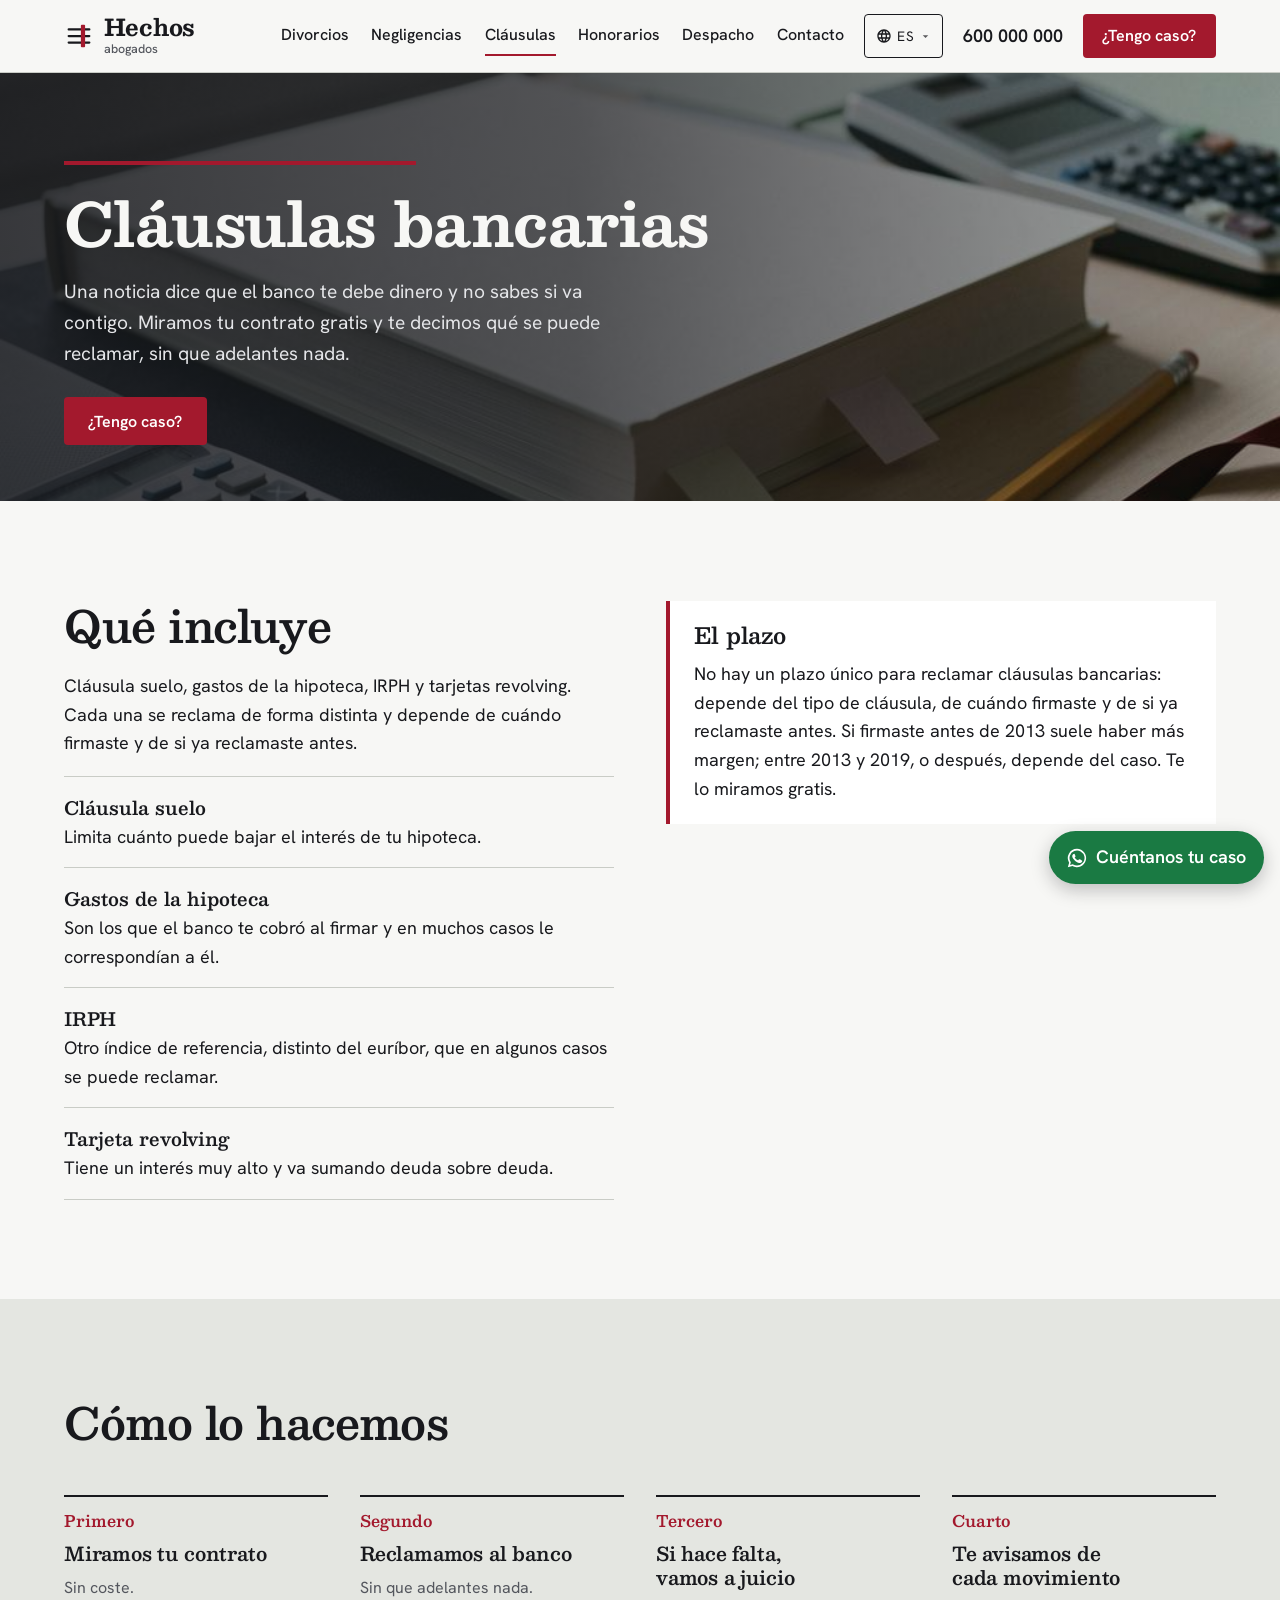
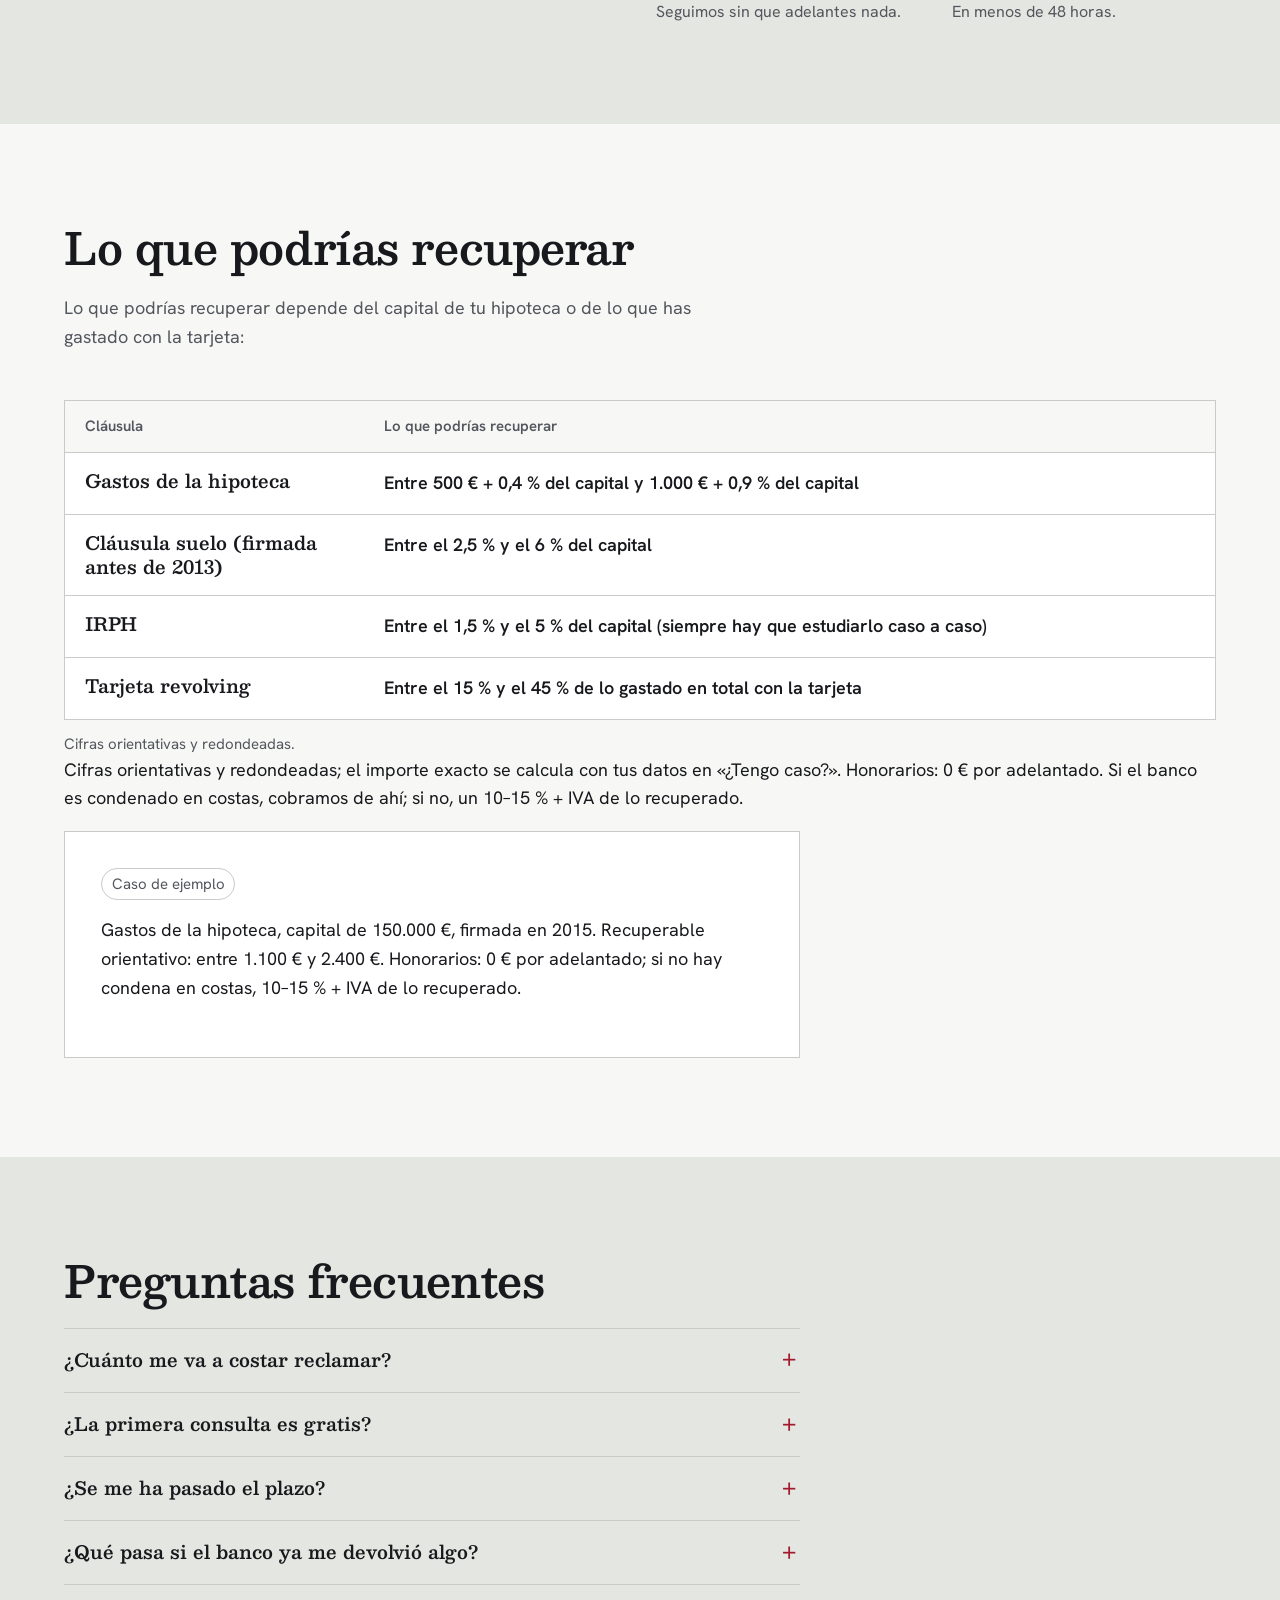
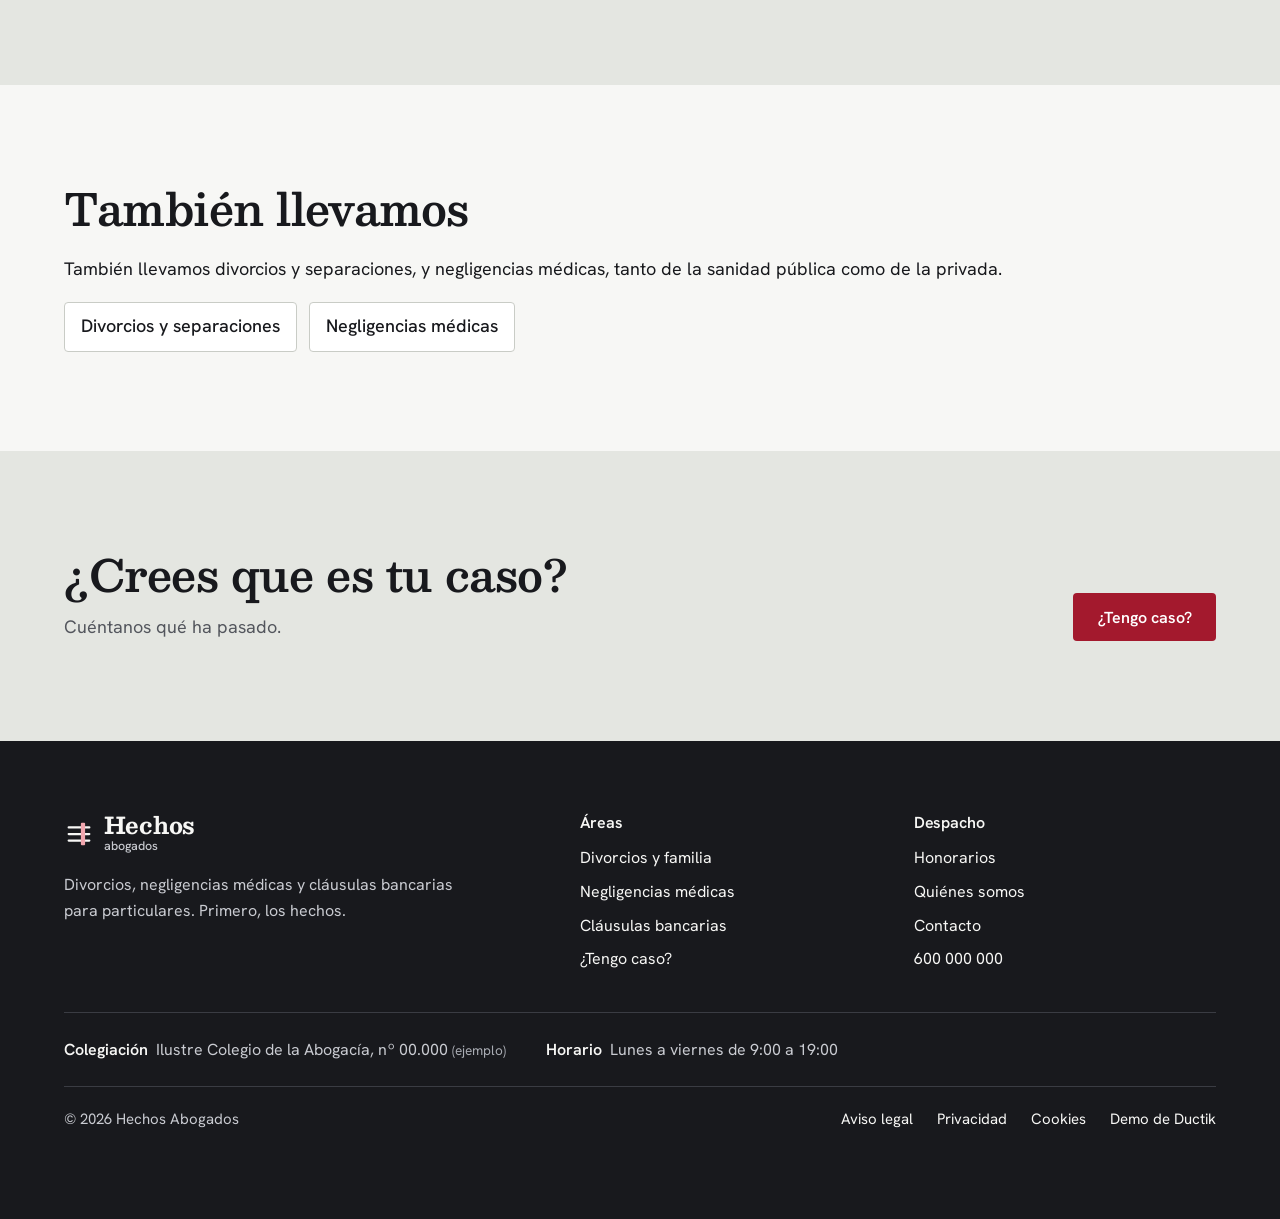
<file: clausulas-bancarias.html>
<!DOCTYPE html>
<html lang="es">
<head>
  <meta charset="UTF-8">
  <meta name="viewport" content="width=device-width, initial-scale=1">
  <title>Cláusula suelo, gastos e IRPH | Hechos Abogados</title>
  <meta name="description" content="Cláusula suelo, gastos de hipoteca, IRPH o tarjeta revolving: te decimos qué podrías recuperar, sin adelantar nada. Miramos tu contrato gratis.">
  <meta property="og:type" content="website">
  <meta property="og:title" content="Cláusula suelo, gastos e IRPH | Hechos Abogados">
  <meta property="og:description" content="Cláusula suelo, gastos de hipoteca, IRPH o tarjeta revolving: te decimos qué podrías recuperar, sin adelantar nada. Miramos tu contrato gratis.">
  <meta property="og:image" content="https://hechos-abogados.pages.dev/assets/img/hero.jpg">
  <meta name="twitter:card" content="summary_large_image">
  <!-- Web de demostració: no s'indexa (PLA.md §Honestedat). -->
  <meta name="robots" content="noindex, nofollow">
  <meta name="theme-color" content="#F7F7F5">
  <link rel="icon" href="assets/favicon.svg" type="image/svg+xml">
  <link rel="preload" href="assets/fonts/besley-var.woff2" as="font" type="font/woff2" crossorigin>
  <link rel="preload" href="assets/fonts/hanken-grotesk-var.woff2" as="font" type="font/woff2" crossorigin>
  <link rel="stylesheet" href="css/styles.css">
  <script type="application/ld+json">
  {
    "@context": "https://schema.org",
    "@type": "Service",
    "serviceType": "Cláusulas bancarias",
    "provider": { "@type": "LegalService", "name": "Hechos Abogados" },
    "areaServed": { "@type": "Country", "name": "España" },
    "description": "Cláusula suelo, gastos de hipoteca, IRPH o tarjeta revolving: te decimos qué podrías recuperar, sin adelantar nada. Miramos tu contrato gratis."
  }
  </script>
  <script src="js/i18n.js"></script>
</head>
<body>
  <a class="salta" href="#contenido">Saltar al contenido</a>

  <header class="cap">
    <div class="wrap cap-in">
      <a class="marca" href="index.html" aria-label="Hechos Abogados, inicio">
        <svg viewBox="0 0 32 32" aria-hidden="true"><path d="M5 9h22M5 16h22M5 23h22" stroke="currentColor" stroke-width="2.4" stroke-linecap="round"/><rect x="18" y="4" width="4.5" height="24" rx="1" fill="#A3192D"/></svg>
        <span>Hechos<small>abogados</small></span>
      </a>
      <nav class="nav" id="nav" aria-label="Principal">
        <a href="divorcios.html">Divorcios</a>
        <a href="negligencias-medicas.html">Negligencias</a>
        <a href="clausulas-bancarias.html">Cláusulas</a>
        <a href="honorarios.html">Honorarios</a>
        <a href="despacho.html">Despacho</a>
        <a href="contacto.html">Contacto</a>
      </nav>
      <!-- Desplegable d'idioma (plantilla: <skill web-demo>/assets/i18n/tria-idioma.html).
           NOMÉS existeix si el JS ha arrencat: js/i18n.js posa `te-js` a
           l'<html> des del <head>. -->
      <div class="tria-idioma" data-idioma-tria>
        <button class="tria-idioma-boto" type="button" data-idioma-boto
                aria-expanded="false" aria-haspopup="true"
                aria-label="Idioma de la página">
          <svg viewBox="0 0 24 24" aria-hidden="true" focusable="false"><path d="M12 2C6.48 2 2 6.48 2 12s4.48 10 10 10 10-4.48 10-10S17.52 2 12 2Zm6.93 6h-2.95a15.65 15.65 0 0 0-1.38-3.56A8.03 8.03 0 0 1 18.92 8ZM12 4.04c.83 1.2 1.48 2.53 1.91 3.96h-3.82c.43-1.43 1.08-2.76 1.91-3.96ZM4.26 14a7.85 7.85 0 0 1 0-4h3.38a16.6 16.6 0 0 0-.14 2c0 .68.06 1.34.14 2Zm.82 2h2.95c.32 1.25.78 2.45 1.38 3.56A7.99 7.99 0 0 1 5.08 16Zm2.95-8H5.08a7.99 7.99 0 0 1 4.33-3.56A15.65 15.65 0 0 0 8.03 8ZM12 19.96c-.83-1.2-1.48-2.53-1.91-3.96h3.82c-.43 1.43-1.08 2.76-1.91 3.96ZM14.34 14H9.66c-.09-.66-.16-1.32-.16-2 0-.68.07-1.35.16-2h4.68c.09.65.16 1.32.16 2 0 .68-.07 1.34-.16 2Zm.25 5.56c.6-1.11 1.06-2.31 1.38-3.56h2.95a8.03 8.03 0 0 1-4.33 3.56ZM16.36 14c.08-.66.14-1.32.14-2 0-.68-.06-1.34-.14-2h3.38a7.85 7.85 0 0 1 0 4Z"/></svg>
          <span data-idioma-actual data-sense-traduir>ES</span>
          <svg class="tria-idioma-punta" viewBox="0 0 24 24" aria-hidden="true" focusable="false"><path d="M12 15 6 9h12z"/></svg>
        </button>
        <ul class="tria-idioma-menu" data-idioma-menu data-sense-traduir hidden>
          <li><button type="button" data-idioma-opcio="ca" lang="ca">Català</button></li>
          <li><button type="button" data-idioma-opcio="es" lang="es">Castellano</button></li>
          <li><button type="button" data-idioma-opcio="en" lang="en">English</button></li>
        </ul>
      </div>
      <a class="cap-tel" href="tel:+34600000000">600 000 000</a>
      <a class="btn btn-principal" href="tengo-caso.html">¿Tengo caso?</a>
      <button class="nav-obre" type="button" aria-expanded="false" aria-controls="nav"><span></span><span class="visually-hidden">Menú</span></button>
    </div>
  </header>

  <main id="contenido">

    <section class="hero hero-compacte">
      <img class="hero-img" src="assets/img/area-clausulas.jpg" alt="" width="1024" height="768" fetchpriority="high">
      <div class="wrap hero-in">
        <span class="cinta" aria-hidden="true"></span>
        <h1>Cláusulas bancarias</h1>
        <p class="hero-sub">Una noticia dice que el banco te debe dinero y no sabes si va contigo. Miramos tu contrato gratis y te decimos qué se puede reclamar, sin que adelantes nada.</p>
        <div class="botons">
          <a class="btn btn-principal" href="tengo-caso.html?area=clausulas">¿Tengo caso?</a>
        </div>
      </div>
    </section>

    <section class="seccio" aria-labelledby="t-incluye">
      <div class="wrap dues-col">
        <div>
          <h2 id="t-incluye">Qué incluye</h2>
          <p>Cláusula suelo, gastos de la hipoteca, IRPH y tarjetas revolving. Cada una se reclama de forma distinta y depende de cuándo firmaste y de si ya reclamaste antes.</p>
          <ul class="llista-filets">
            <li><strong>Cláusula suelo</strong>Limita cuánto puede bajar el interés de tu hipoteca.</li>
            <li><strong>Gastos de la hipoteca</strong>Son los que el banco te cobró al firmar y en muchos casos le correspondían a él.</li>
            <li><strong>IRPH</strong>Otro índice de referencia, distinto del euríbor, que en algunos casos se puede reclamar.</li>
            <li><strong>Tarjeta revolving</strong>Tiene un interés muy alto y va sumando deuda sobre deuda.</li>
          </ul>
        </div>
        <div class="avis-termini">
          <h3>El plazo</h3>
          <p>No hay un plazo único para reclamar cláusulas bancarias: depende del tipo de cláusula, de cuándo firmaste y de si ya reclamaste antes. Si firmaste antes de 2013 suele haber más margen; entre 2013 y 2019, o después, depende del caso. Te lo miramos gratis.</p>
        </div>
      </div>
    </section>

    <section class="seccio seccio-lino" aria-labelledby="t-passos">
      <div class="wrap">
        <div class="intro">
          <h2 id="t-passos">Cómo lo hacemos</h2>
        </div>
        <ol class="passos">
          <li><span class="ordinal">Primero</span><h3>Miramos tu contrato</h3><p>Sin coste.</p></li>
          <li><span class="ordinal">Segundo</span><h3>Reclamamos al banco</h3><p>Sin que adelantes nada.</p></li>
          <li><span class="ordinal">Tercero</span><h3>Si hace falta, vamos a juicio</h3><p>Seguimos sin que adelantes nada.</p></li>
          <li><span class="ordinal">Cuarto</span><h3>Te avisamos de cada movimiento</h3><p>En menos de 48 horas.</p></li>
        </ol>
      </div>
    </section>

    <section class="seccio" aria-labelledby="t-precio">
      <div class="wrap">
        <div class="intro">
          <h2 id="t-precio">Lo que podrías recuperar</h2>
          <p>Lo que podrías recuperar depende del capital de tu hipoteca o de lo que has gastado con la tarjeta:</p>
        </div>
        <div class="taula-wrap">
          <table class="honoraris">
            <caption>Cifras orientativas y redondeadas.</caption>
            <thead>
              <tr><th scope="col">Cláusula</th><th scope="col">Lo que podrías recuperar</th></tr>
            </thead>
            <tbody>
              <tr><th scope="row">Gastos de la hipoteca</th><td class="xifra">Entre 500 € + 0,4 % del capital y 1.000 € + 0,9 % del capital</td></tr>
              <tr><th scope="row">Cláusula suelo (firmada antes de 2013)</th><td class="xifra">Entre el 2,5 % y el 6 % del capital</td></tr>
              <tr><th scope="row">IRPH</th><td class="xifra">Entre el 1,5 % y el 5 % del capital (siempre hay que estudiarlo caso a caso)</td></tr>
              <tr><th scope="row">Tarjeta revolving</th><td class="xifra">Entre el 15 % y el 45 % de lo gastado en total con la tarjeta</td></tr>
            </tbody>
          </table>
        </div>
        <p>Cifras orientativas y redondeadas; el importe exacto se calcula con tus datos en «¿Tengo caso?». Honorarios: 0 € por adelantado. Si el banco es condenado en costas, cobramos de ahí; si no, un 10–15 % + IVA de lo recuperado.</p>
        <div class="cas-exemple">
          <span class="etiqueta-ex">Caso de ejemplo</span>
          <p>Gastos de la hipoteca, capital de 150.000 €, firmada en 2015. Recuperable orientativo: entre 1.100 € y 2.400 €. Honorarios: 0 € por adelantado; si no hay condena en costas, 10–15 % + IVA de lo recuperado.</p>
        </div>
      </div>
    </section>

    <section class="seccio seccio-lino" aria-labelledby="t-faq">
      <div class="wrap">
        <h2 id="t-faq">Preguntas frecuentes</h2>
        <div class="faq">
          <details>
            <summary>¿Cuánto me va a costar reclamar?</summary>
            <div><p>Nada por adelantado. Si el banco es condenado en costas, cobramos de ahí; si no, un 10–15 % de lo que se recupere. Si no se recupera nada, no nos pagas honorarios; lo único que podría quedar a tu cargo, si se perdiera el juicio, son las costas del banco, y ese riesgo te lo explicamos antes de empezar.</p></div>
          </details>
          <details>
            <summary>¿La primera consulta es gratis?</summary>
            <div><p>Sí, miramos tu contrato sin coste antes de decirte nada.</p></div>
          </details>
          <details>
            <summary>¿Se me ha pasado el plazo?</summary>
            <div><p>No hay un plazo único: depende del tipo de cláusula, de cuándo firmaste y de si ya reclamaste antes. Te lo miramos gratis.</p></div>
          </details>
          <details>
            <summary>¿Qué pasa si el banco ya me devolvió algo?</summary>
            <div><p>Nos lo cuentas en el test. Cambia lo que todavía se puede reclamar, pero no impide mirar el resto del caso.</p></div>
          </details>
        </div>
      </div>
    </section>

    <section class="seccio" aria-labelledby="t-tambe">
      <div class="wrap">
        <h2 id="t-tambe">También llevamos</h2>
        <p>También llevamos divorcios y separaciones, y negligencias médicas, tanto de la sanidad pública como de la privada.</p>
        <ul class="tambe">
          <li><a href="divorcios.html">Divorcios y separaciones</a></li>
          <li><a href="negligencias-medicas.html">Negligencias médicas</a></li>
        </ul>
      </div>
    </section>

    <section class="seccio seccio-lino cta-final" aria-labelledby="t-cta">
      <div class="wrap">
        <div>
          <h2 id="t-cta">¿Crees que es tu caso?</h2>
          <p>Cuéntanos qué ha pasado.</p>
        </div>
        <a class="btn btn-principal" href="tengo-caso.html?area=clausulas">¿Tengo caso?</a>
      </div>
    </section>

  </main>

  <footer class="peu">
    <div class="wrap">
      <div class="peu-dalt">
        <div>
          <a class="marca" href="index.html" aria-label="Hechos Abogados, inicio">
            <svg viewBox="0 0 32 32" aria-hidden="true"><path d="M5 9h22M5 16h22M5 23h22" stroke="currentColor" stroke-width="2.4" stroke-linecap="round"/><rect x="18" y="4" width="4.5" height="24" rx="1" fill="#F2A7AF"/></svg>
            <span>Hechos<small>abogados</small></span>
          </a>
          <p>Divorcios, negligencias médicas y cláusulas bancarias para particulares. Primero, los hechos.</p>
        </div>
        <div>
          <h2>Áreas</h2>
          <ul>
            <li><a href="divorcios.html">Divorcios y familia</a></li>
            <li><a href="negligencias-medicas.html">Negligencias médicas</a></li>
            <li><a href="clausulas-bancarias.html">Cláusulas bancarias</a></li>
            <li><a href="tengo-caso.html">¿Tengo caso?</a></li>
          </ul>
        </div>
        <div>
          <h2>Despacho</h2>
          <ul>
            <li><a href="honorarios.html">Honorarios</a></li>
            <li><a href="despacho.html">Quiénes somos</a></li>
            <li><a href="contacto.html">Contacto</a></li>
            <li><a href="tel:+34600000000">600 000 000</a></li>
          </ul>
        </div>
      </div>
      <dl class="peu-dades">
        <div><dt>Colegiación</dt><dd>Ilustre Colegio de la Abogacía, nº 00.000 <span class="ex">(ejemplo)</span></dd></div>
        <div><dt>Horario</dt><dd>Lunes a viernes de 9:00 a 19:00</dd></div>
      </dl>
      <div class="peu-baix">
        <span>© 2026 Hechos Abogados</span>
        <a href="aviso-legal.html">Aviso legal</a>
        <a href="privacidad.html">Privacidad</a>
        <a href="cookies.html">Cookies</a>
        <a class="peu-ductik" href="https://ductik.com/">Demo de Ductik</a>
      </div>
    </div>
  </footer>

  <a class="wa-flota" href="tengo-caso.html" aria-label="Cuéntanos tu caso y seguimos por WhatsApp">
    <svg viewBox="0 0 24 24" aria-hidden="true"><path fill="currentColor" d="M12 2a10 10 0 0 0-8.6 15.1L2 22l5-1.3A10 10 0 1 0 12 2Zm0 18.2a8.2 8.2 0 0 1-4.2-1.2l-.3-.2-3 .8.8-2.9-.2-.3A8.2 8.2 0 1 1 12 20.2Zm4.5-6.1c-.2-.1-1.5-.7-1.7-.8s-.4-.1-.6.1-.7.8-.8 1-.3.2-.5.1a6.7 6.7 0 0 1-3.3-2.9c-.3-.4.3-.4.7-1.3a.5.5 0 0 0 0-.5l-.8-1.9c-.2-.5-.4-.4-.6-.4h-.5a1 1 0 0 0-.7.3 3 3 0 0 0-.9 2.2 5.2 5.2 0 0 0 1.1 2.8 11.9 11.9 0 0 0 4.6 4c1.7.7 2.4.8 3.2.7a2.8 2.8 0 0 0 1.8-1.3 2.3 2.3 0 0 0 .2-1.3c-.1-.1-.3-.2-.5-.3Z"/></svg>
    <span>Cuéntanos tu caso</span>
  </a>

  <script src="js/traduccions.js" defer></script>
  <script src="js/main.js" defer></script>
</body>
</html>
</file>
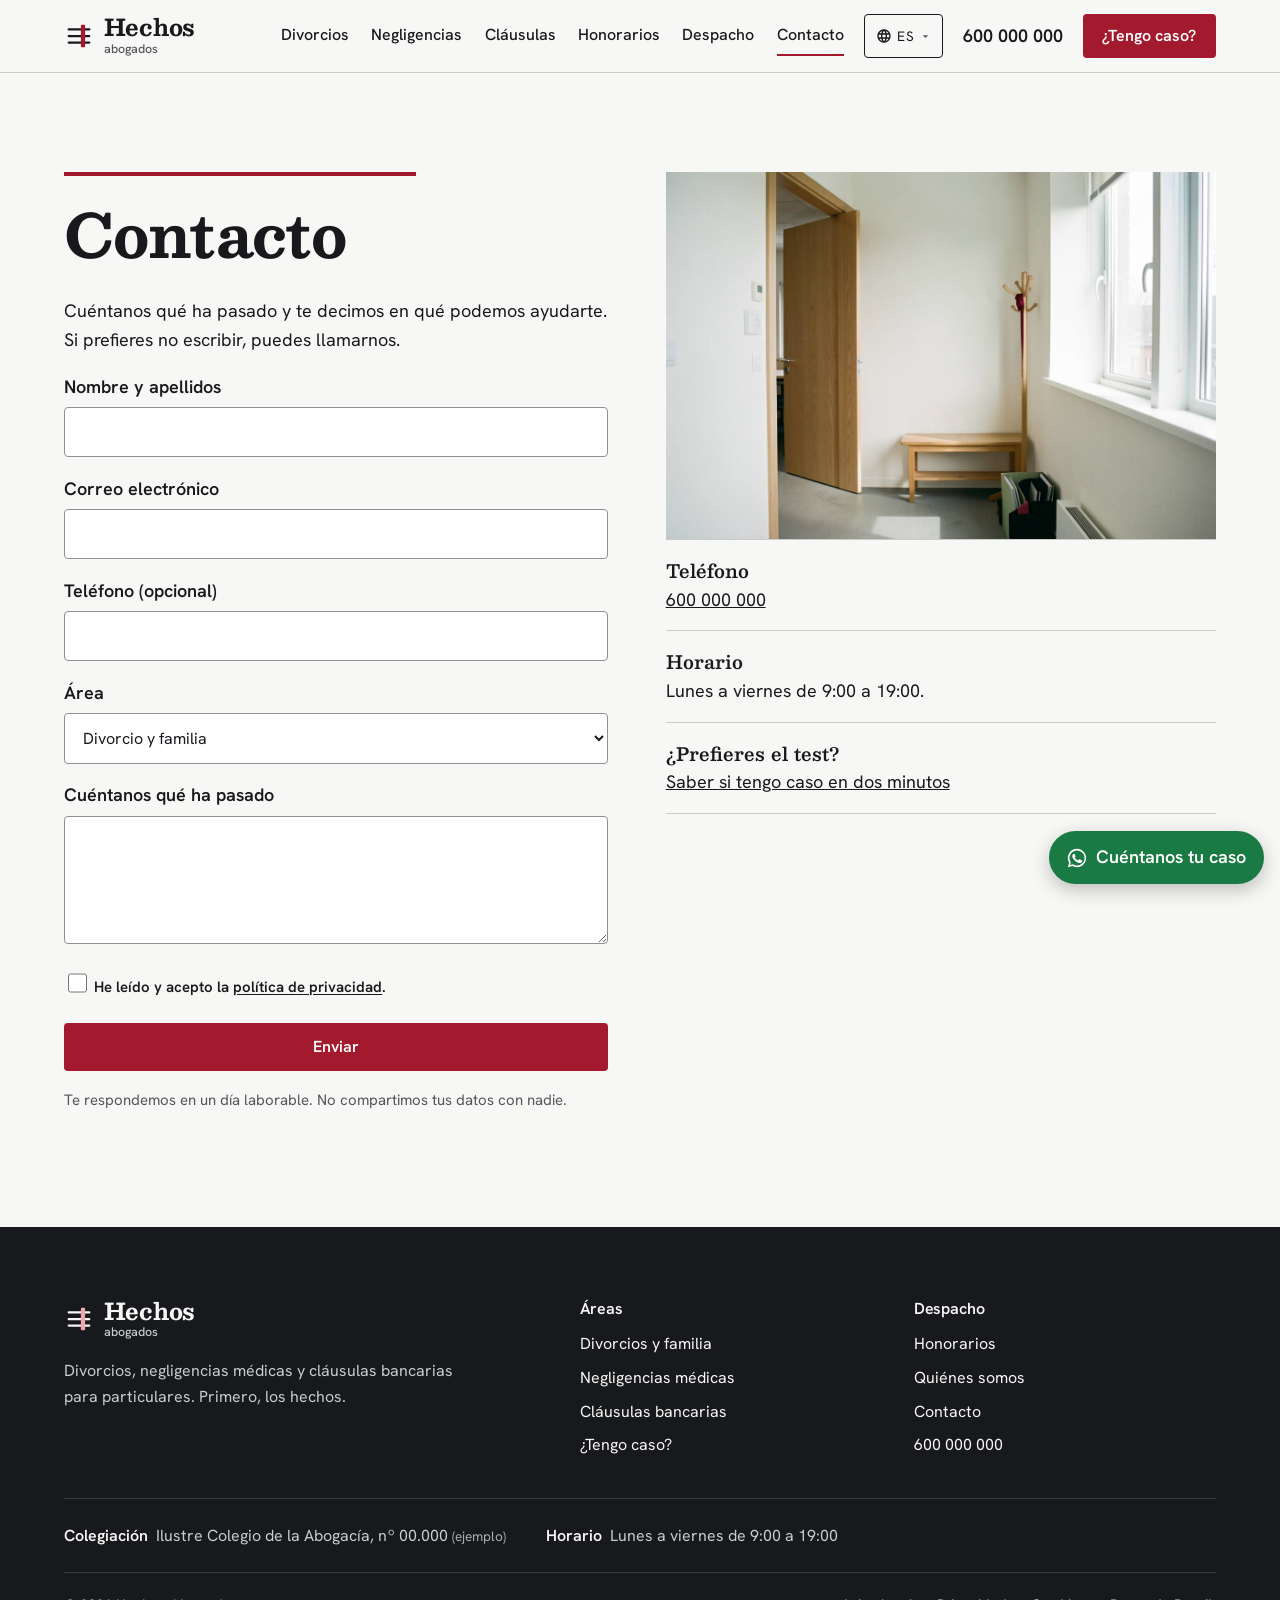
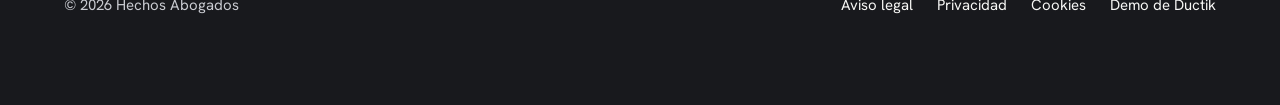
<file: contacto.html>
<!DOCTYPE html>
<html lang="es">
<head>
  <meta charset="UTF-8">
  <meta name="viewport" content="width=device-width, initial-scale=1">
  <title>Contacto y primera valoración | Hechos Abogados</title>
  <meta name="description" content="Cuéntanos qué te ha pasado o llámanos. La primera valoración de tu situación no tiene coste.">
  <meta property="og:type" content="website">
  <meta property="og:title" content="Contacto y primera valoración | Hechos Abogados">
  <meta property="og:description" content="Cuéntanos qué te ha pasado o llámanos. La primera valoración de tu situación no tiene coste.">
  <meta property="og:image" content="https://hechos-abogados.pages.dev/assets/img/hero.jpg">
  <meta name="twitter:card" content="summary_large_image">
  <!-- Web de demostració: no s'indexa (PLA.md §Honestedat). -->
  <meta name="robots" content="noindex, nofollow">
  <meta name="theme-color" content="#F7F7F5">
  <link rel="icon" href="assets/favicon.svg" type="image/svg+xml">
  <link rel="preload" href="assets/fonts/besley-var.woff2" as="font" type="font/woff2" crossorigin>
  <link rel="preload" href="assets/fonts/hanken-grotesk-var.woff2" as="font" type="font/woff2" crossorigin>
  <link rel="stylesheet" href="css/styles.css">
  <script src="js/i18n.js"></script>
</head>
<body>
  <a class="salta" href="#contenido">Saltar al contenido</a>

  <header class="cap">
    <div class="wrap cap-in">
      <a class="marca" href="index.html" aria-label="Hechos Abogados, inicio">
        <svg viewBox="0 0 32 32" aria-hidden="true"><path d="M5 9h22M5 16h22M5 23h22" stroke="currentColor" stroke-width="2.4" stroke-linecap="round"/><rect x="18" y="4" width="4.5" height="24" rx="1" fill="#A3192D"/></svg>
        <span>Hechos<small>abogados</small></span>
      </a>
      <nav class="nav" id="nav" aria-label="Principal">
        <a href="divorcios.html">Divorcios</a>
        <a href="negligencias-medicas.html">Negligencias</a>
        <a href="clausulas-bancarias.html">Cláusulas</a>
        <a href="honorarios.html">Honorarios</a>
        <a href="despacho.html">Despacho</a>
        <a href="contacto.html">Contacto</a>
      </nav>
      <!-- Desplegable d'idioma (plantilla: <skill web-demo>/assets/i18n/tria-idioma.html).
           NOMÉS existeix si el JS ha arrencat: js/i18n.js posa `te-js` a
           l'<html> des del <head>. -->
      <div class="tria-idioma" data-idioma-tria>
        <button class="tria-idioma-boto" type="button" data-idioma-boto
                aria-expanded="false" aria-haspopup="true"
                aria-label="Idioma de la página">
          <svg viewBox="0 0 24 24" aria-hidden="true" focusable="false"><path d="M12 2C6.48 2 2 6.48 2 12s4.48 10 10 10 10-4.48 10-10S17.52 2 12 2Zm6.93 6h-2.95a15.65 15.65 0 0 0-1.38-3.56A8.03 8.03 0 0 1 18.92 8ZM12 4.04c.83 1.2 1.48 2.53 1.91 3.96h-3.82c.43-1.43 1.08-2.76 1.91-3.96ZM4.26 14a7.85 7.85 0 0 1 0-4h3.38a16.6 16.6 0 0 0-.14 2c0 .68.06 1.34.14 2Zm.82 2h2.95c.32 1.25.78 2.45 1.38 3.56A7.99 7.99 0 0 1 5.08 16Zm2.95-8H5.08a7.99 7.99 0 0 1 4.33-3.56A15.65 15.65 0 0 0 8.03 8ZM12 19.96c-.83-1.2-1.48-2.53-1.91-3.96h3.82c-.43 1.43-1.08 2.76-1.91 3.96ZM14.34 14H9.66c-.09-.66-.16-1.32-.16-2 0-.68.07-1.35.16-2h4.68c.09.65.16 1.32.16 2 0 .68-.07 1.34-.16 2Zm.25 5.56c.6-1.11 1.06-2.31 1.38-3.56h2.95a8.03 8.03 0 0 1-4.33 3.56ZM16.36 14c.08-.66.14-1.32.14-2 0-.68-.06-1.34-.14-2h3.38a7.85 7.85 0 0 1 0 4Z"/></svg>
          <span data-idioma-actual data-sense-traduir>ES</span>
          <svg class="tria-idioma-punta" viewBox="0 0 24 24" aria-hidden="true" focusable="false"><path d="M12 15 6 9h12z"/></svg>
        </button>
        <ul class="tria-idioma-menu" data-idioma-menu data-sense-traduir hidden>
          <li><button type="button" data-idioma-opcio="ca" lang="ca">Català</button></li>
          <li><button type="button" data-idioma-opcio="es" lang="es">Castellano</button></li>
          <li><button type="button" data-idioma-opcio="en" lang="en">English</button></li>
        </ul>
      </div>
      <a class="cap-tel" href="tel:+34600000000">600 000 000</a>
      <a class="btn btn-principal" href="tengo-caso.html">¿Tengo caso?</a>
      <button class="nav-obre" type="button" aria-expanded="false" aria-controls="nav"><span></span><span class="visually-hidden">Menú</span></button>
    </div>
  </header>

  <main id="contenido">

    <section class="seccio" aria-labelledby="t-contacto">
      <div class="wrap dues-col">
        <div>
          <span class="cinta" aria-hidden="true"></span>
          <h1 id="t-contacto">Contacto</h1>
          <p>Cuéntanos qué ha pasado y te decimos en qué podemos ayudarte. Si prefieres no escribir, puedes llamarnos.</p>

          <form class="form" id="form-contacto" action="https://formspree.io/f/mljeqnje" method="POST" novalidate>
            <div class="camp">
              <label for="nombre">Nombre y apellidos</label>
              <input type="text" id="nombre" name="nombre" autocomplete="name" required>
              <span class="camp-error" aria-live="polite"></span>
            </div>
            <div class="camp">
              <label for="email">Correo electrónico</label>
              <input type="email" id="email" name="email" autocomplete="email" required>
              <span class="camp-error" aria-live="polite"></span>
            </div>
            <div class="camp">
              <label for="telefono">Teléfono (opcional)</label>
              <input type="tel" id="telefono" name="telefono" autocomplete="tel">
              <span class="camp-error" aria-live="polite"></span>
            </div>
            <div class="camp">
              <label for="area">Área</label>
              <select id="area" name="area">
                <option value="divorcio">Divorcio y familia</option>
                <option value="negligencia">Negligencia médica</option>
                <option value="clausulas">Cláusulas bancarias</option>
                <option value="otra">No lo sé todavía</option>
              </select>
              <span class="camp-error" aria-live="polite"></span>
            </div>
            <div class="camp">
              <label for="mensaje">Cuéntanos qué ha pasado</label>
              <textarea id="mensaje" name="mensaje"></textarea>
              <span class="camp-error" aria-live="polite"></span>
            </div>
            <div class="camp">
              <label class="casella"><input type="checkbox" name="privacidad"> <span>He leído y acepto la <a href="privacidad.html">política de privacidad</a>.</span></label>
              <span class="camp-error" aria-live="polite"></span>
            </div>
            <input type="hidden" name="_subject" value="Consulta desde la web de Hechos Abogados">
            <button class="btn btn-principal" type="submit">Enviar</button>
            <p class="form-estat" role="status" tabindex="-1" hidden></p>
            <p class="nota">Te respondemos en un día laborable. No compartimos tus datos con nadie.</p>
          </form>
        </div>
        <div>
          <img src="assets/img/contacto.jpg" alt="Entrada del despacho con la puerta entreabierta" width="1200" height="800" loading="lazy">
          <ul class="llista-filets">
            <li><strong>Teléfono</strong><a href="tel:+34600000000">600 000 000</a></li>
            <li><strong>Horario</strong>Lunes a viernes de 9:00 a 19:00.</li>
            <li><strong>¿Prefieres el test?</strong><a href="tengo-caso.html">Saber si tengo caso en dos minutos</a></li>
          </ul>
        </div>
      </div>
    </section>

  </main>

  <footer class="peu">
    <div class="wrap">
      <div class="peu-dalt">
        <div>
          <a class="marca" href="index.html" aria-label="Hechos Abogados, inicio">
            <svg viewBox="0 0 32 32" aria-hidden="true"><path d="M5 9h22M5 16h22M5 23h22" stroke="currentColor" stroke-width="2.4" stroke-linecap="round"/><rect x="18" y="4" width="4.5" height="24" rx="1" fill="#F2A7AF"/></svg>
            <span>Hechos<small>abogados</small></span>
          </a>
          <p>Divorcios, negligencias médicas y cláusulas bancarias para particulares. Primero, los hechos.</p>
        </div>
        <div>
          <h2>Áreas</h2>
          <ul>
            <li><a href="divorcios.html">Divorcios y familia</a></li>
            <li><a href="negligencias-medicas.html">Negligencias médicas</a></li>
            <li><a href="clausulas-bancarias.html">Cláusulas bancarias</a></li>
            <li><a href="tengo-caso.html">¿Tengo caso?</a></li>
          </ul>
        </div>
        <div>
          <h2>Despacho</h2>
          <ul>
            <li><a href="honorarios.html">Honorarios</a></li>
            <li><a href="despacho.html">Quiénes somos</a></li>
            <li><a href="contacto.html">Contacto</a></li>
            <li><a href="tel:+34600000000">600 000 000</a></li>
          </ul>
        </div>
      </div>
      <dl class="peu-dades">
        <div><dt>Colegiación</dt><dd>Ilustre Colegio de la Abogacía, nº 00.000 <span class="ex">(ejemplo)</span></dd></div>
        <div><dt>Horario</dt><dd>Lunes a viernes de 9:00 a 19:00</dd></div>
      </dl>
      <div class="peu-baix">
        <span>© 2026 Hechos Abogados</span>
        <a href="aviso-legal.html">Aviso legal</a>
        <a href="privacidad.html">Privacidad</a>
        <a href="cookies.html">Cookies</a>
        <a class="peu-ductik" href="https://ductik.com/">Demo de Ductik</a>
      </div>
    </div>
  </footer>

  <a class="wa-flota" href="tengo-caso.html" aria-label="Cuéntanos tu caso y seguimos por WhatsApp">
    <svg viewBox="0 0 24 24" aria-hidden="true"><path fill="currentColor" d="M12 2a10 10 0 0 0-8.6 15.1L2 22l5-1.3A10 10 0 1 0 12 2Zm0 18.2a8.2 8.2 0 0 1-4.2-1.2l-.3-.2-3 .8.8-2.9-.2-.3A8.2 8.2 0 1 1 12 20.2Zm4.5-6.1c-.2-.1-1.5-.7-1.7-.8s-.4-.1-.6.1-.7.8-.8 1-.3.2-.5.1a6.7 6.7 0 0 1-3.3-2.9c-.3-.4.3-.4.7-1.3a.5.5 0 0 0 0-.5l-.8-1.9c-.2-.5-.4-.4-.6-.4h-.5a1 1 0 0 0-.7.3 3 3 0 0 0-.9 2.2 5.2 5.2 0 0 0 1.1 2.8 11.9 11.9 0 0 0 4.6 4c1.7.7 2.4.8 3.2.7a2.8 2.8 0 0 0 1.8-1.3 2.3 2.3 0 0 0 .2-1.3c-.1-.1-.3-.2-.5-.3Z"/></svg>
    <span>Cuéntanos tu caso</span>
  </a>

  <script src="js/traduccions.js" defer></script>
  <script src="js/main.js" defer></script>
</body>
</html>
</file>
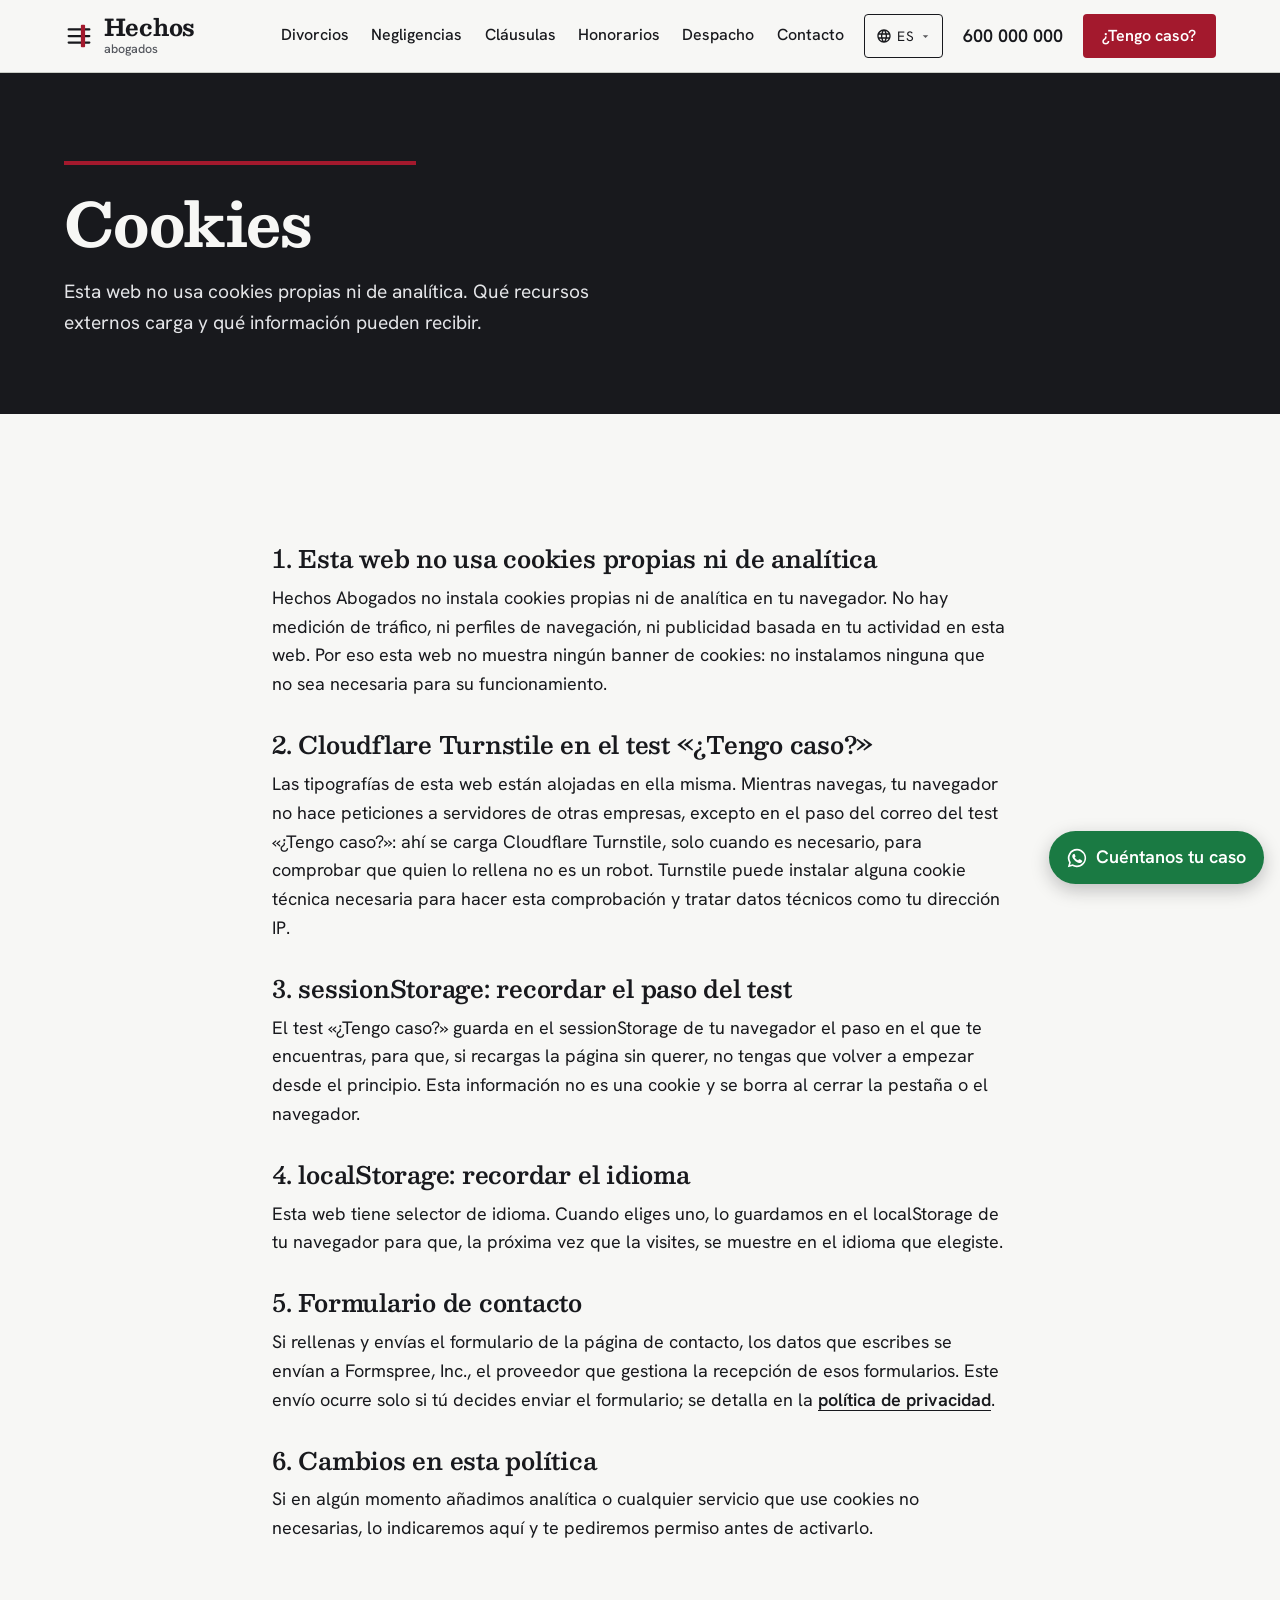
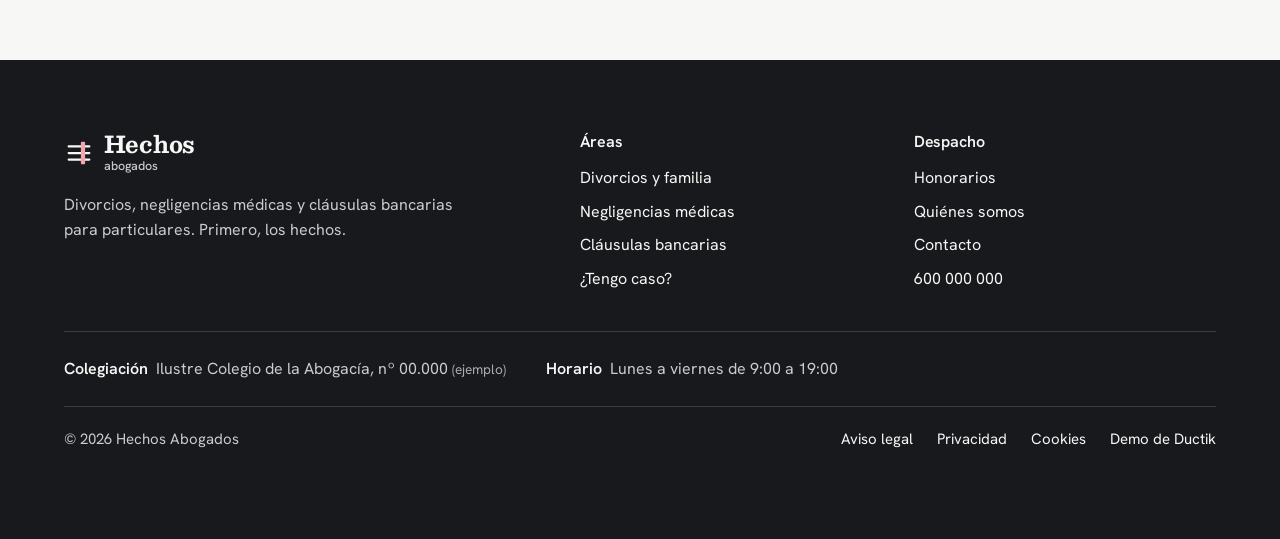
<file: cookies.html>
<!DOCTYPE html>
<html lang="es">
<head>
  <meta charset="UTF-8">
  <meta name="viewport" content="width=device-width, initial-scale=1">
  <title>Cookies | Hechos Abogados</title>
  <meta name="description" content="Esta web no usa cookies propias ni de analítica. Qué recursos externos carga y qué información pueden recibir.">
  <!-- Web de demostració: no s'indexa (PLA.md §Honestedat). -->
  <meta name="robots" content="noindex, nofollow">
  <meta name="theme-color" content="#F7F7F5">
  <link rel="icon" href="assets/favicon.svg" type="image/svg+xml">
  <link rel="preload" href="assets/fonts/besley-var.woff2" as="font" type="font/woff2" crossorigin>
  <link rel="preload" href="assets/fonts/hanken-grotesk-var.woff2" as="font" type="font/woff2" crossorigin>
  <link rel="stylesheet" href="css/styles.css">
  <script src="js/i18n.js"></script>
</head>
<body>
  <a class="salta" href="#contenido">Saltar al contenido</a>

  <header class="cap">
    <div class="wrap cap-in">
      <a class="marca" href="index.html" aria-label="Hechos Abogados, inicio">
        <svg viewBox="0 0 32 32" aria-hidden="true"><path d="M5 9h22M5 16h22M5 23h22" stroke="currentColor" stroke-width="2.4" stroke-linecap="round"/><rect x="18" y="4" width="4.5" height="24" rx="1" fill="#A3192D"/></svg>
        <span>Hechos<small>abogados</small></span>
      </a>
      <nav class="nav" id="nav" aria-label="Principal">
        <a href="divorcios.html">Divorcios</a>
        <a href="negligencias-medicas.html">Negligencias</a>
        <a href="clausulas-bancarias.html">Cláusulas</a>
        <a href="honorarios.html">Honorarios</a>
        <a href="despacho.html">Despacho</a>
        <a href="contacto.html">Contacto</a>
      </nav>
      <!-- Desplegable d'idioma (plantilla: <skill web-demo>/assets/i18n/tria-idioma.html).
           NOMÉS existeix si el JS ha arrencat: js/i18n.js posa `te-js` a
           l'<html> des del <head>. -->
      <div class="tria-idioma" data-idioma-tria>
        <button class="tria-idioma-boto" type="button" data-idioma-boto
                aria-expanded="false" aria-haspopup="true"
                aria-label="Idioma de la página">
          <svg viewBox="0 0 24 24" aria-hidden="true" focusable="false"><path d="M12 2C6.48 2 2 6.48 2 12s4.48 10 10 10 10-4.48 10-10S17.52 2 12 2Zm6.93 6h-2.95a15.65 15.65 0 0 0-1.38-3.56A8.03 8.03 0 0 1 18.92 8ZM12 4.04c.83 1.2 1.48 2.53 1.91 3.96h-3.82c.43-1.43 1.08-2.76 1.91-3.96ZM4.26 14a7.85 7.85 0 0 1 0-4h3.38a16.6 16.6 0 0 0-.14 2c0 .68.06 1.34.14 2Zm.82 2h2.95c.32 1.25.78 2.45 1.38 3.56A7.99 7.99 0 0 1 5.08 16Zm2.95-8H5.08a7.99 7.99 0 0 1 4.33-3.56A15.65 15.65 0 0 0 8.03 8ZM12 19.96c-.83-1.2-1.48-2.53-1.91-3.96h3.82c-.43 1.43-1.08 2.76-1.91 3.96ZM14.34 14H9.66c-.09-.66-.16-1.32-.16-2 0-.68.07-1.35.16-2h4.68c.09.65.16 1.32.16 2 0 .68-.07 1.34-.16 2Zm.25 5.56c.6-1.11 1.06-2.31 1.38-3.56h2.95a8.03 8.03 0 0 1-4.33 3.56ZM16.36 14c.08-.66.14-1.32.14-2 0-.68-.06-1.34-.14-2h3.38a7.85 7.85 0 0 1 0 4Z"/></svg>
          <span data-idioma-actual data-sense-traduir>ES</span>
          <svg class="tria-idioma-punta" viewBox="0 0 24 24" aria-hidden="true" focusable="false"><path d="M12 15 6 9h12z"/></svg>
        </button>
        <ul class="tria-idioma-menu" data-idioma-menu data-sense-traduir hidden>
          <li><button type="button" data-idioma-opcio="ca" lang="ca">Català</button></li>
          <li><button type="button" data-idioma-opcio="es" lang="es">Castellano</button></li>
          <li><button type="button" data-idioma-opcio="en" lang="en">English</button></li>
        </ul>
      </div>
      <a class="cap-tel" href="tel:+34600000000">600 000 000</a>
      <a class="btn btn-principal" href="tengo-caso.html">¿Tengo caso?</a>
      <button class="nav-obre" type="button" aria-expanded="false" aria-controls="nav"><span></span><span class="visually-hidden">Menú</span></button>
    </div>
  </header>

  <main id="contenido">

    <section class="hero hero-compacte">
      <div class="wrap hero-in">
        <span class="cinta" aria-hidden="true"></span>
        <h1>Cookies</h1>
        <p class="hero-sub">Esta web no usa cookies propias ni de analítica. Qué recursos externos carga y qué información pueden recibir.</p>
      </div>
    </section>

    <section class="seccio">
      <div class="wrap legal">

        <h2>1. Esta web no usa cookies propias ni de analítica</h2>
        <p>Hechos Abogados no instala cookies propias ni de analítica en tu navegador. No hay medición de tráfico, ni perfiles de navegación, ni publicidad basada en tu actividad en esta web. Por eso esta web no muestra ningún banner de cookies: no instalamos ninguna que no sea necesaria para su funcionamiento.</p>

        <h2>2. Cloudflare Turnstile en el test «¿Tengo caso?»</h2>
        <p>Las tipografías de esta web están alojadas en ella misma. Mientras navegas, tu navegador no hace peticiones a servidores de otras empresas, excepto en el paso del correo del test «¿Tengo caso?»: ahí se carga Cloudflare Turnstile, solo cuando es necesario, para comprobar que quien lo rellena no es un robot. Turnstile puede instalar alguna cookie técnica necesaria para hacer esta comprobación y tratar datos técnicos como tu dirección IP.</p>

        <h2>3. sessionStorage: recordar el paso del test</h2>
        <p>El test «¿Tengo caso?» guarda en el sessionStorage de tu navegador el paso en el que te encuentras, para que, si recargas la página sin querer, no tengas que volver a empezar desde el principio. Esta información no es una cookie y se borra al cerrar la pestaña o el navegador.</p>

        <h2>4. localStorage: recordar el idioma</h2>
        <p>Esta web tiene selector de idioma. Cuando eliges uno, lo guardamos en el localStorage de tu navegador para que, la próxima vez que la visites, se muestre en el idioma que elegiste.</p>

        <h2>5. Formulario de contacto</h2>
        <p>Si rellenas y envías el formulario de la página de contacto, los datos que escribes se envían a Formspree, Inc., el proveedor que gestiona la recepción de esos formularios. Este envío ocurre solo si tú decides enviar el formulario; se detalla en la <a class="enllac" href="privacidad.html">política de privacidad</a>.</p>

        <h2>6. Cambios en esta política</h2>
        <p>Si en algún momento añadimos analítica o cualquier servicio que use cookies no necesarias, lo indicaremos aquí y te pediremos permiso antes de activarlo.</p>

      </div>
    </section>

  </main>

  <footer class="peu">
    <div class="wrap">
      <div class="peu-dalt">
        <div>
          <a class="marca" href="index.html" aria-label="Hechos Abogados, inicio">
            <svg viewBox="0 0 32 32" aria-hidden="true"><path d="M5 9h22M5 16h22M5 23h22" stroke="currentColor" stroke-width="2.4" stroke-linecap="round"/><rect x="18" y="4" width="4.5" height="24" rx="1" fill="#F2A7AF"/></svg>
            <span>Hechos<small>abogados</small></span>
          </a>
          <p>Divorcios, negligencias médicas y cláusulas bancarias para particulares. Primero, los hechos.</p>
        </div>
        <div>
          <h2>Áreas</h2>
          <ul>
            <li><a href="divorcios.html">Divorcios y familia</a></li>
            <li><a href="negligencias-medicas.html">Negligencias médicas</a></li>
            <li><a href="clausulas-bancarias.html">Cláusulas bancarias</a></li>
            <li><a href="tengo-caso.html">¿Tengo caso?</a></li>
          </ul>
        </div>
        <div>
          <h2>Despacho</h2>
          <ul>
            <li><a href="honorarios.html">Honorarios</a></li>
            <li><a href="despacho.html">Quiénes somos</a></li>
            <li><a href="contacto.html">Contacto</a></li>
            <li><a href="tel:+34600000000">600 000 000</a></li>
          </ul>
        </div>
      </div>
      <dl class="peu-dades">
        <div><dt>Colegiación</dt><dd>Ilustre Colegio de la Abogacía, nº 00.000 <span class="ex">(ejemplo)</span></dd></div>
        <div><dt>Horario</dt><dd>Lunes a viernes de 9:00 a 19:00</dd></div>
      </dl>
      <div class="peu-baix">
        <span>© 2026 Hechos Abogados</span>
        <a href="aviso-legal.html">Aviso legal</a>
        <a href="privacidad.html">Privacidad</a>
        <a href="cookies.html" aria-current="page">Cookies</a>
        <a class="peu-ductik" href="https://ductik.com/">Demo de Ductik</a>
      </div>
    </div>
  </footer>

  <a class="wa-flota" href="tengo-caso.html" aria-label="Cuéntanos tu caso y seguimos por WhatsApp">
    <svg viewBox="0 0 24 24" aria-hidden="true"><path fill="currentColor" d="M12 2a10 10 0 0 0-8.6 15.1L2 22l5-1.3A10 10 0 1 0 12 2Zm0 18.2a8.2 8.2 0 0 1-4.2-1.2l-.3-.2-3 .8.8-2.9-.2-.3A8.2 8.2 0 1 1 12 20.2Zm4.5-6.1c-.2-.1-1.5-.7-1.7-.8s-.4-.1-.6.1-.7.8-.8 1-.3.2-.5.1a6.7 6.7 0 0 1-3.3-2.9c-.3-.4.3-.4.7-1.3a.5.5 0 0 0 0-.5l-.8-1.9c-.2-.5-.4-.4-.6-.4h-.5a1 1 0 0 0-.7.3 3 3 0 0 0-.9 2.2 5.2 5.2 0 0 0 1.1 2.8 11.9 11.9 0 0 0 4.6 4c1.7.7 2.4.8 3.2.7a2.8 2.8 0 0 0 1.8-1.3 2.3 2.3 0 0 0 .2-1.3c-.1-.1-.3-.2-.5-.3Z"/></svg>
    <span>Cuéntanos tu caso</span>
  </a>

  <script src="js/traduccions.js" defer></script>
  <script src="js/main.js" defer></script>
</body>
</html>
</file>
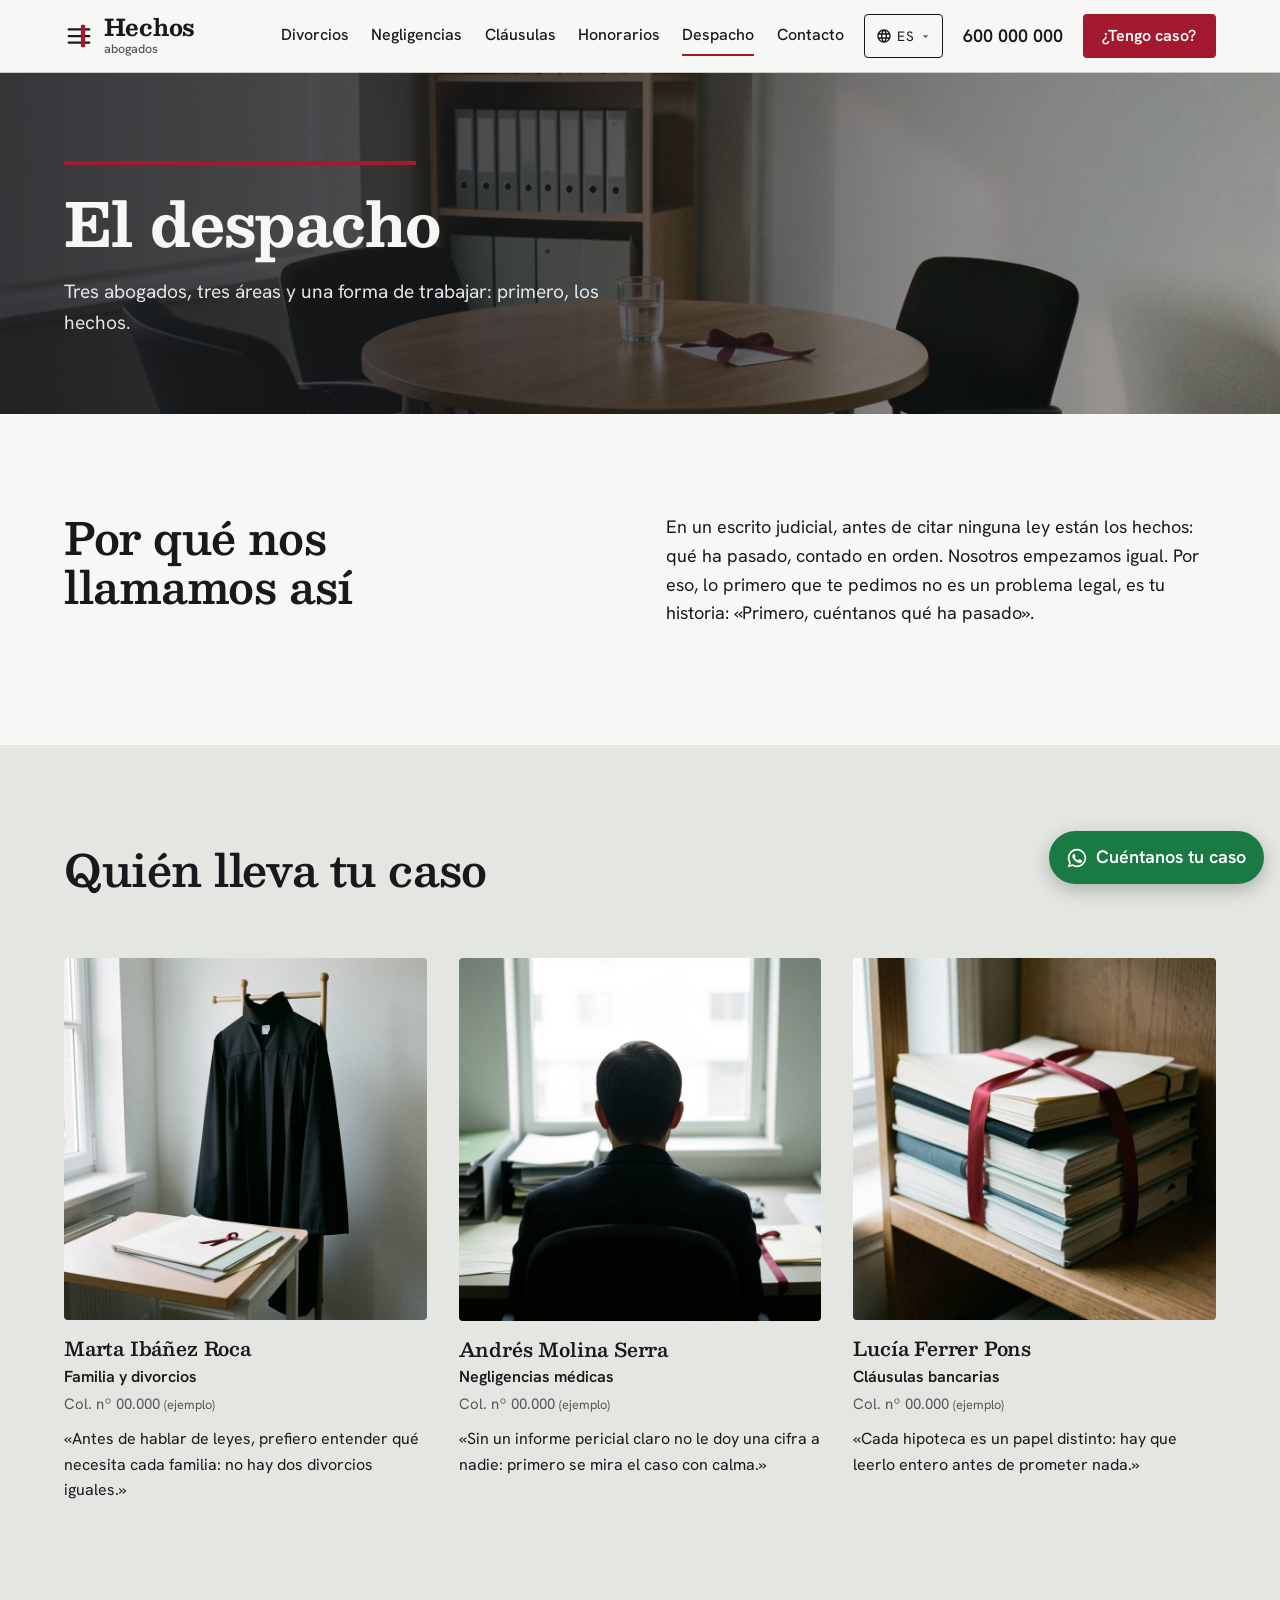
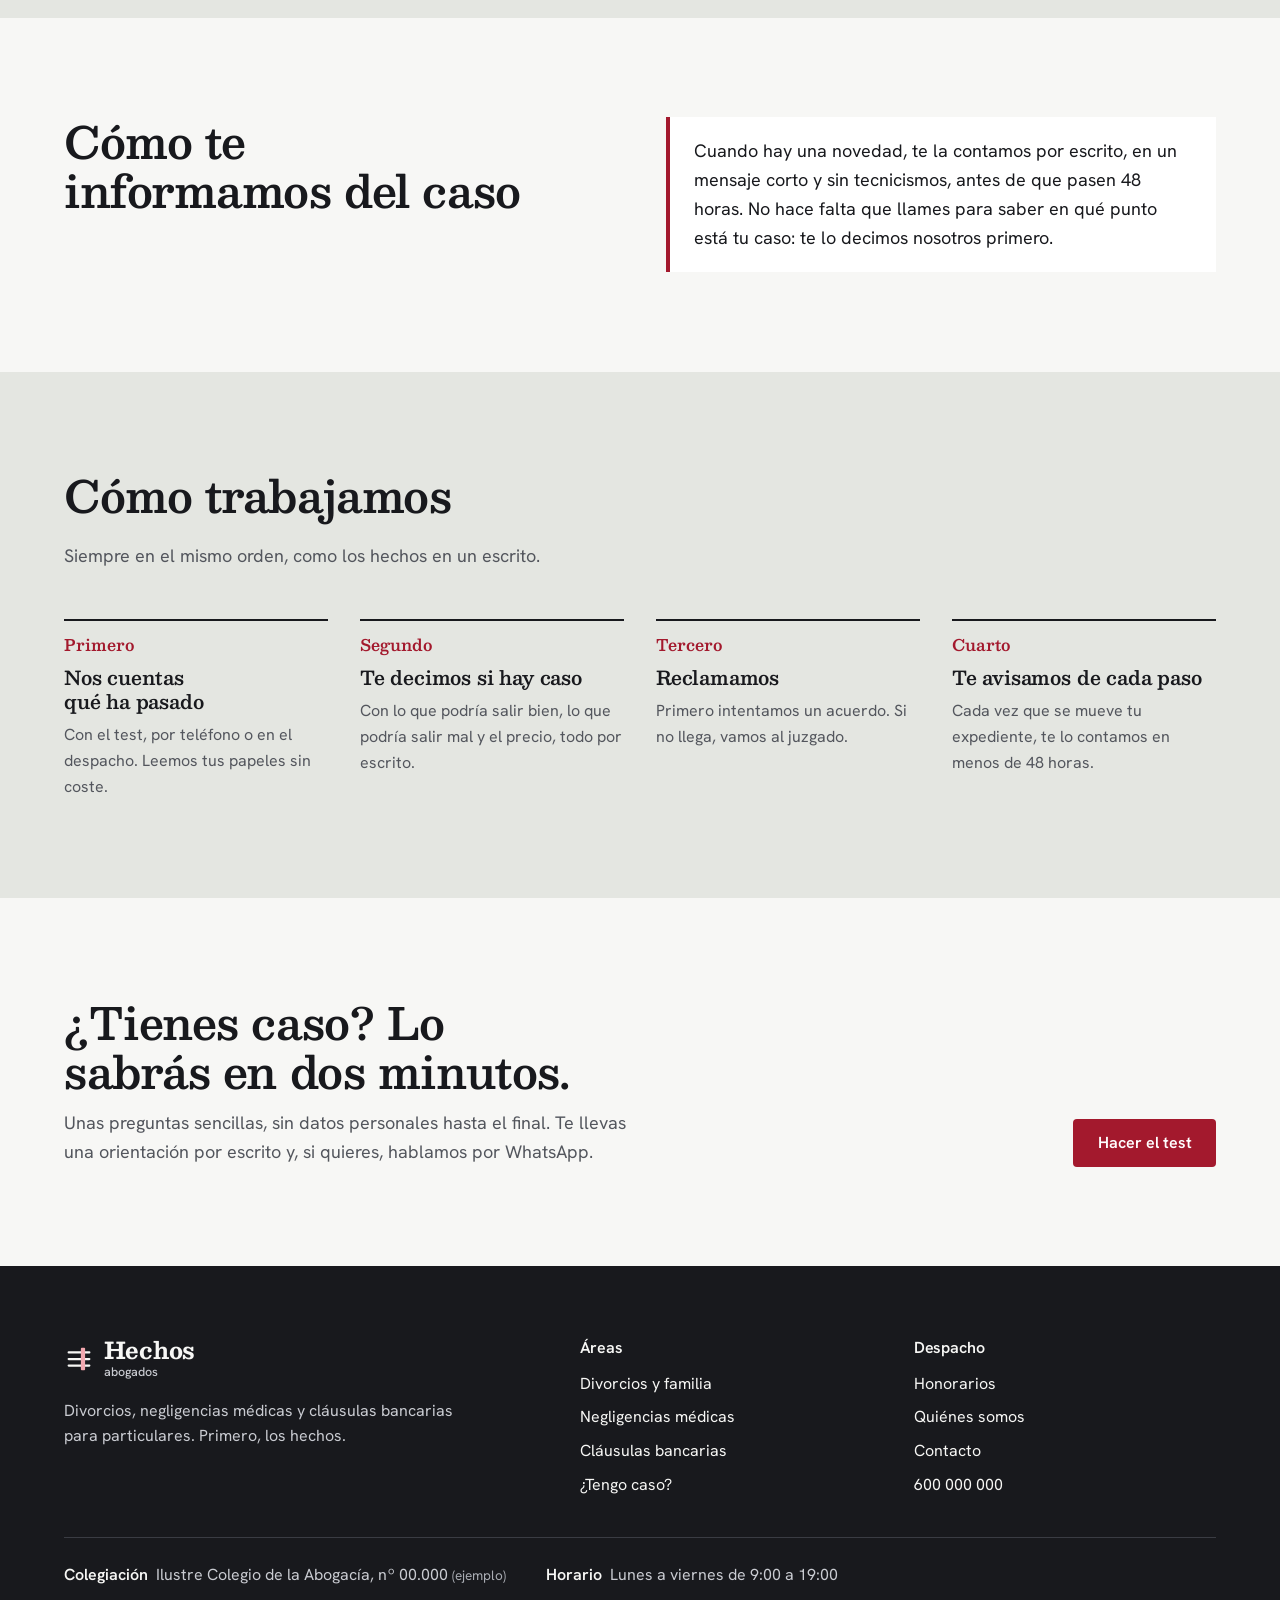
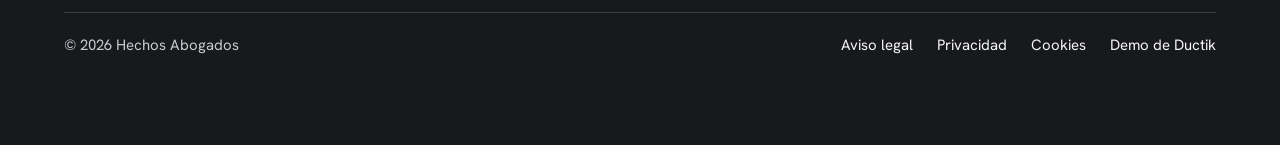
<file: despacho.html>
<!DOCTYPE html>
<html lang="es">
<head>
  <meta charset="UTF-8">
  <meta name="viewport" content="width=device-width, initial-scale=1">
  <title>El despacho y cómo trabajamos | Hechos Abogados</title>
  <meta name="description" content="Quiénes somos, cómo llevamos cada caso y cómo te informamos de cada movimiento, en Hechos Abogados.">
  <meta property="og:type" content="website">
  <meta property="og:title" content="El despacho y cómo trabajamos | Hechos Abogados">
  <meta property="og:description" content="Quiénes somos, cómo llevamos cada caso y cómo te informamos de cada movimiento, en Hechos Abogados.">
  <meta property="og:image" content="https://hechos-abogados.pages.dev/assets/img/hero.jpg">
  <meta name="twitter:card" content="summary_large_image">
  <!-- Web de demostració: no s'indexa (PLA.md §Honestedat). -->
  <meta name="robots" content="noindex, nofollow">
  <meta name="theme-color" content="#F7F7F5">
  <link rel="icon" href="assets/favicon.svg" type="image/svg+xml">
  <link rel="preload" href="assets/fonts/besley-var.woff2" as="font" type="font/woff2" crossorigin>
  <link rel="preload" href="assets/fonts/hanken-grotesk-var.woff2" as="font" type="font/woff2" crossorigin>
  <link rel="stylesheet" href="css/styles.css">
  <script src="js/i18n.js"></script>
</head>
<body>
  <a class="salta" href="#contenido">Saltar al contenido</a>

  <header class="cap">
    <div class="wrap cap-in">
      <a class="marca" href="index.html" aria-label="Hechos Abogados, inicio">
        <svg viewBox="0 0 32 32" aria-hidden="true"><path d="M5 9h22M5 16h22M5 23h22" stroke="currentColor" stroke-width="2.4" stroke-linecap="round"/><rect x="18" y="4" width="4.5" height="24" rx="1" fill="#A3192D"/></svg>
        <span>Hechos<small>abogados</small></span>
      </a>
      <nav class="nav" id="nav" aria-label="Principal">
        <a href="divorcios.html">Divorcios</a>
        <a href="negligencias-medicas.html">Negligencias</a>
        <a href="clausulas-bancarias.html">Cláusulas</a>
        <a href="honorarios.html">Honorarios</a>
        <a href="despacho.html">Despacho</a>
        <a href="contacto.html">Contacto</a>
      </nav>
      <!-- Desplegable d'idioma (plantilla: <skill web-demo>/assets/i18n/tria-idioma.html).
           NOMÉS existeix si el JS ha arrencat: js/i18n.js posa `te-js` a
           l'<html> des del <head>. -->
      <div class="tria-idioma" data-idioma-tria>
        <button class="tria-idioma-boto" type="button" data-idioma-boto
                aria-expanded="false" aria-haspopup="true"
                aria-label="Idioma de la página">
          <svg viewBox="0 0 24 24" aria-hidden="true" focusable="false"><path d="M12 2C6.48 2 2 6.48 2 12s4.48 10 10 10 10-4.48 10-10S17.52 2 12 2Zm6.93 6h-2.95a15.65 15.65 0 0 0-1.38-3.56A8.03 8.03 0 0 1 18.92 8ZM12 4.04c.83 1.2 1.48 2.53 1.91 3.96h-3.82c.43-1.43 1.08-2.76 1.91-3.96ZM4.26 14a7.85 7.85 0 0 1 0-4h3.38a16.6 16.6 0 0 0-.14 2c0 .68.06 1.34.14 2Zm.82 2h2.95c.32 1.25.78 2.45 1.38 3.56A7.99 7.99 0 0 1 5.08 16Zm2.95-8H5.08a7.99 7.99 0 0 1 4.33-3.56A15.65 15.65 0 0 0 8.03 8ZM12 19.96c-.83-1.2-1.48-2.53-1.91-3.96h3.82c-.43 1.43-1.08 2.76-1.91 3.96ZM14.34 14H9.66c-.09-.66-.16-1.32-.16-2 0-.68.07-1.35.16-2h4.68c.09.65.16 1.32.16 2 0 .68-.07 1.34-.16 2Zm.25 5.56c.6-1.11 1.06-2.31 1.38-3.56h2.95a8.03 8.03 0 0 1-4.33 3.56ZM16.36 14c.08-.66.14-1.32.14-2 0-.68-.06-1.34-.14-2h3.38a7.85 7.85 0 0 1 0 4Z"/></svg>
          <span data-idioma-actual data-sense-traduir>ES</span>
          <svg class="tria-idioma-punta" viewBox="0 0 24 24" aria-hidden="true" focusable="false"><path d="M12 15 6 9h12z"/></svg>
        </button>
        <ul class="tria-idioma-menu" data-idioma-menu data-sense-traduir hidden>
          <li><button type="button" data-idioma-opcio="ca" lang="ca">Català</button></li>
          <li><button type="button" data-idioma-opcio="es" lang="es">Castellano</button></li>
          <li><button type="button" data-idioma-opcio="en" lang="en">English</button></li>
        </ul>
      </div>
      <a class="cap-tel" href="tel:+34600000000">600 000 000</a>
      <a class="btn btn-principal" href="tengo-caso.html">¿Tengo caso?</a>
      <button class="nav-obre" type="button" aria-expanded="false" aria-controls="nav"><span></span><span class="visually-hidden">Menú</span></button>
    </div>
  </header>

  <main id="contenido">

    <section class="hero hero-compacte">
      <img class="hero-img" src="assets/img/despacho.jpg" alt="" width="1200" height="800" fetchpriority="high">
      <div class="wrap hero-in">
        <span class="cinta" aria-hidden="true"></span>
        <h1>El despacho</h1>
        <p class="hero-sub">Tres abogados, tres áreas y una forma de trabajar: primero, los hechos.</p>
      </div>
    </section>

    <section class="seccio" aria-labelledby="t-relato">
      <div class="wrap dues-col">
        <div>
          <h2 id="t-relato">Por qué nos llamamos así</h2>
        </div>
        <div>
          <p>En un escrito judicial, antes de citar ninguna ley están los hechos: qué ha pasado, contado en orden. Nosotros empezamos igual. Por eso, lo primero que te pedimos no es un problema legal, es tu historia: «Primero, cuéntanos qué ha pasado».</p>
        </div>
      </div>
    </section>

    <section class="seccio seccio-lino" aria-labelledby="t-equipo">
      <div class="wrap">
        <div class="intro">
          <h2 id="t-equipo">Quién lleva tu caso</h2>
        </div>
        <ul class="equip">
          <li>
            <img src="assets/img/equipo-1.jpg" alt="Toga negra colgada junto a una ventana" width="800" height="800" loading="lazy">
            <h3>Marta Ibáñez Roca</h3>
            <p class="rol">Familia y divorcios</p>
            <p class="col">Col. nº 00.000 <span class="ex">(ejemplo)</span></p>
            <p>«Antes de hablar de leyes, prefiero entender qué necesita cada familia: no hay dos divorcios iguales.»</p>
          </li>
          <li>
            <img src="assets/img/equipo-2.jpg" alt="Abogado de espaldas leyendo un expediente frente a una ventana" width="800" height="800" loading="lazy">
            <h3>Andrés Molina Serra</h3>
            <p class="rol">Negligencias médicas</p>
            <p class="col">Col. nº 00.000 <span class="ex">(ejemplo)</span></p>
            <p>«Sin un informe pericial claro no le doy una cifra a nadie: primero se mira el caso con calma.»</p>
          </li>
          <li>
            <img src="assets/img/equipo-3.jpg" alt="Expedientes atados con cinta roja en una estantería" width="800" height="800" loading="lazy">
            <h3>Lucía Ferrer Pons</h3>
            <p class="rol">Cláusulas bancarias</p>
            <p class="col">Col. nº 00.000 <span class="ex">(ejemplo)</span></p>
            <p>«Cada hipoteca es un papel distinto: hay que leerlo entero antes de prometer nada.»</p>
          </li>
        </ul>
      </div>
    </section>

    <section class="seccio" aria-labelledby="t-informa">
      <div class="wrap dues-col">
        <div>
          <h2 id="t-informa">Cómo te informamos del caso</h2>
        </div>
        <div class="avis-termini">
          <p>Cuando hay una novedad, te la contamos por escrito, en un mensaje corto y sin tecnicismos, antes de que pasen 48 horas. No hace falta que llames para saber en qué punto está tu caso: te lo decimos nosotros primero.</p>
        </div>
      </div>
    </section>

    <section class="seccio seccio-lino" aria-labelledby="t-passos">
      <div class="wrap">
        <div class="intro">
          <h2 id="t-passos">Cómo trabajamos</h2>
          <p>Siempre en el mismo orden, como los hechos en un escrito.</p>
        </div>
        <ol class="passos">
          <li><span class="ordinal">Primero</span><h3>Nos cuentas qué ha pasado</h3><p>Con el test, por teléfono o en el despacho. Leemos tus papeles sin coste.</p></li>
          <li><span class="ordinal">Segundo</span><h3>Te decimos si hay caso</h3><p>Con lo que podría salir bien, lo que podría salir mal y el precio, todo por escrito.</p></li>
          <li><span class="ordinal">Tercero</span><h3>Reclamamos</h3><p>Primero intentamos un acuerdo. Si no llega, vamos al juzgado.</p></li>
          <li><span class="ordinal">Cuarto</span><h3>Te avisamos de cada paso</h3><p>Cada vez que se mueve tu expediente, te lo contamos en menos de 48 horas.</p></li>
        </ol>
      </div>
    </section>

    <section class="seccio cta-final" aria-labelledby="t-cta">
      <div class="wrap">
        <div>
          <h2 id="t-cta">¿Tienes caso? Lo sabrás en dos minutos.</h2>
          <p>Unas preguntas sencillas, sin datos personales hasta el final. Te llevas una orientación por escrito y, si quieres, hablamos por WhatsApp.</p>
        </div>
        <a class="btn btn-principal" href="tengo-caso.html">Hacer el test</a>
      </div>
    </section>

  </main>

  <footer class="peu">
    <div class="wrap">
      <div class="peu-dalt">
        <div>
          <a class="marca" href="index.html" aria-label="Hechos Abogados, inicio">
            <svg viewBox="0 0 32 32" aria-hidden="true"><path d="M5 9h22M5 16h22M5 23h22" stroke="currentColor" stroke-width="2.4" stroke-linecap="round"/><rect x="18" y="4" width="4.5" height="24" rx="1" fill="#F2A7AF"/></svg>
            <span>Hechos<small>abogados</small></span>
          </a>
          <p>Divorcios, negligencias médicas y cláusulas bancarias para particulares. Primero, los hechos.</p>
        </div>
        <div>
          <h2>Áreas</h2>
          <ul>
            <li><a href="divorcios.html">Divorcios y familia</a></li>
            <li><a href="negligencias-medicas.html">Negligencias médicas</a></li>
            <li><a href="clausulas-bancarias.html">Cláusulas bancarias</a></li>
            <li><a href="tengo-caso.html">¿Tengo caso?</a></li>
          </ul>
        </div>
        <div>
          <h2>Despacho</h2>
          <ul>
            <li><a href="honorarios.html">Honorarios</a></li>
            <li><a href="despacho.html">Quiénes somos</a></li>
            <li><a href="contacto.html">Contacto</a></li>
            <li><a href="tel:+34600000000">600 000 000</a></li>
          </ul>
        </div>
      </div>
      <dl class="peu-dades">
        <div><dt>Colegiación</dt><dd>Ilustre Colegio de la Abogacía, nº 00.000 <span class="ex">(ejemplo)</span></dd></div>
        <div><dt>Horario</dt><dd>Lunes a viernes de 9:00 a 19:00</dd></div>
      </dl>
      <div class="peu-baix">
        <span>© 2026 Hechos Abogados</span>
        <a href="aviso-legal.html">Aviso legal</a>
        <a href="privacidad.html">Privacidad</a>
        <a href="cookies.html">Cookies</a>
        <a class="peu-ductik" href="https://ductik.com/">Demo de Ductik</a>
      </div>
    </div>
  </footer>

  <a class="wa-flota" href="tengo-caso.html" aria-label="Cuéntanos tu caso y seguimos por WhatsApp">
    <svg viewBox="0 0 24 24" aria-hidden="true"><path fill="currentColor" d="M12 2a10 10 0 0 0-8.6 15.1L2 22l5-1.3A10 10 0 1 0 12 2Zm0 18.2a8.2 8.2 0 0 1-4.2-1.2l-.3-.2-3 .8.8-2.9-.2-.3A8.2 8.2 0 1 1 12 20.2Zm4.5-6.1c-.2-.1-1.5-.7-1.7-.8s-.4-.1-.6.1-.7.8-.8 1-.3.2-.5.1a6.7 6.7 0 0 1-3.3-2.9c-.3-.4.3-.4.7-1.3a.5.5 0 0 0 0-.5l-.8-1.9c-.2-.5-.4-.4-.6-.4h-.5a1 1 0 0 0-.7.3 3 3 0 0 0-.9 2.2 5.2 5.2 0 0 0 1.1 2.8 11.9 11.9 0 0 0 4.6 4c1.7.7 2.4.8 3.2.7a2.8 2.8 0 0 0 1.8-1.3 2.3 2.3 0 0 0 .2-1.3c-.1-.1-.3-.2-.5-.3Z"/></svg>
    <span>Cuéntanos tu caso</span>
  </a>

  <script src="js/traduccions.js" defer></script>
  <script src="js/main.js" defer></script>
</body>
</html>
</file>
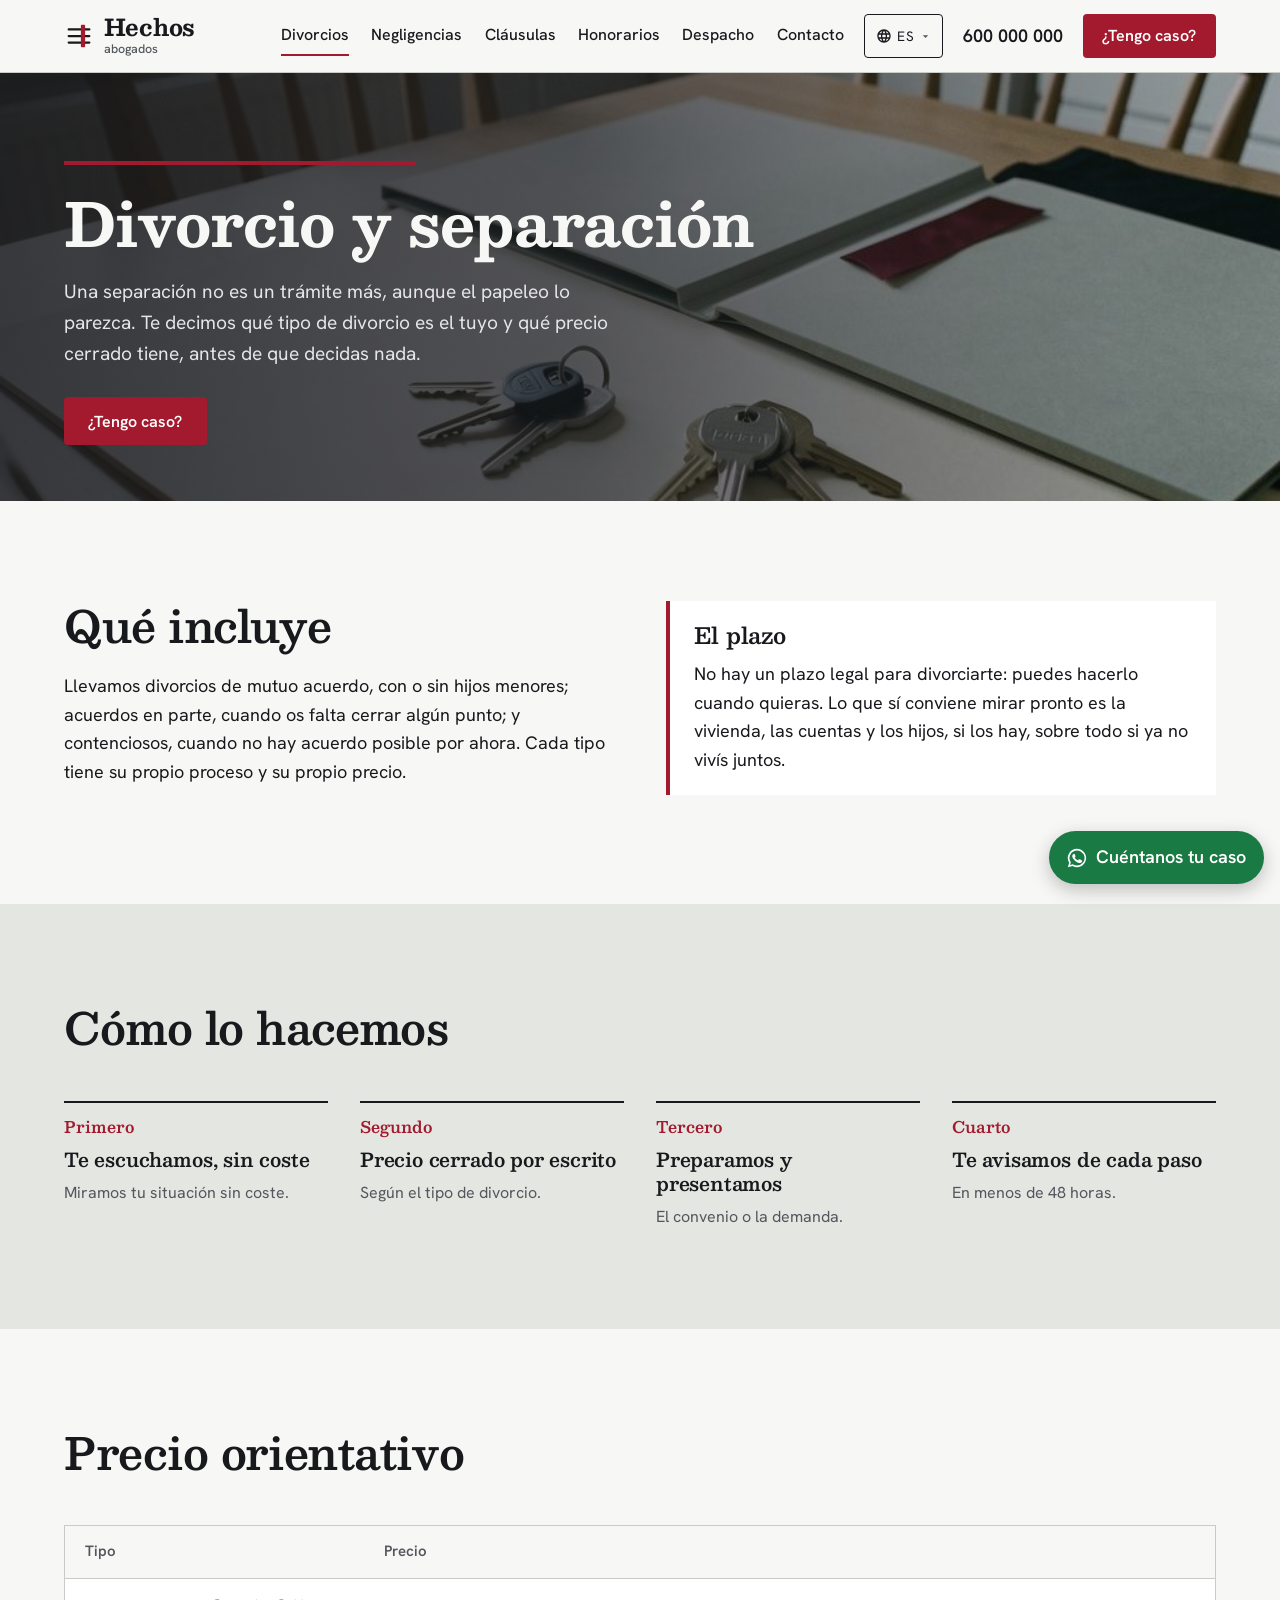
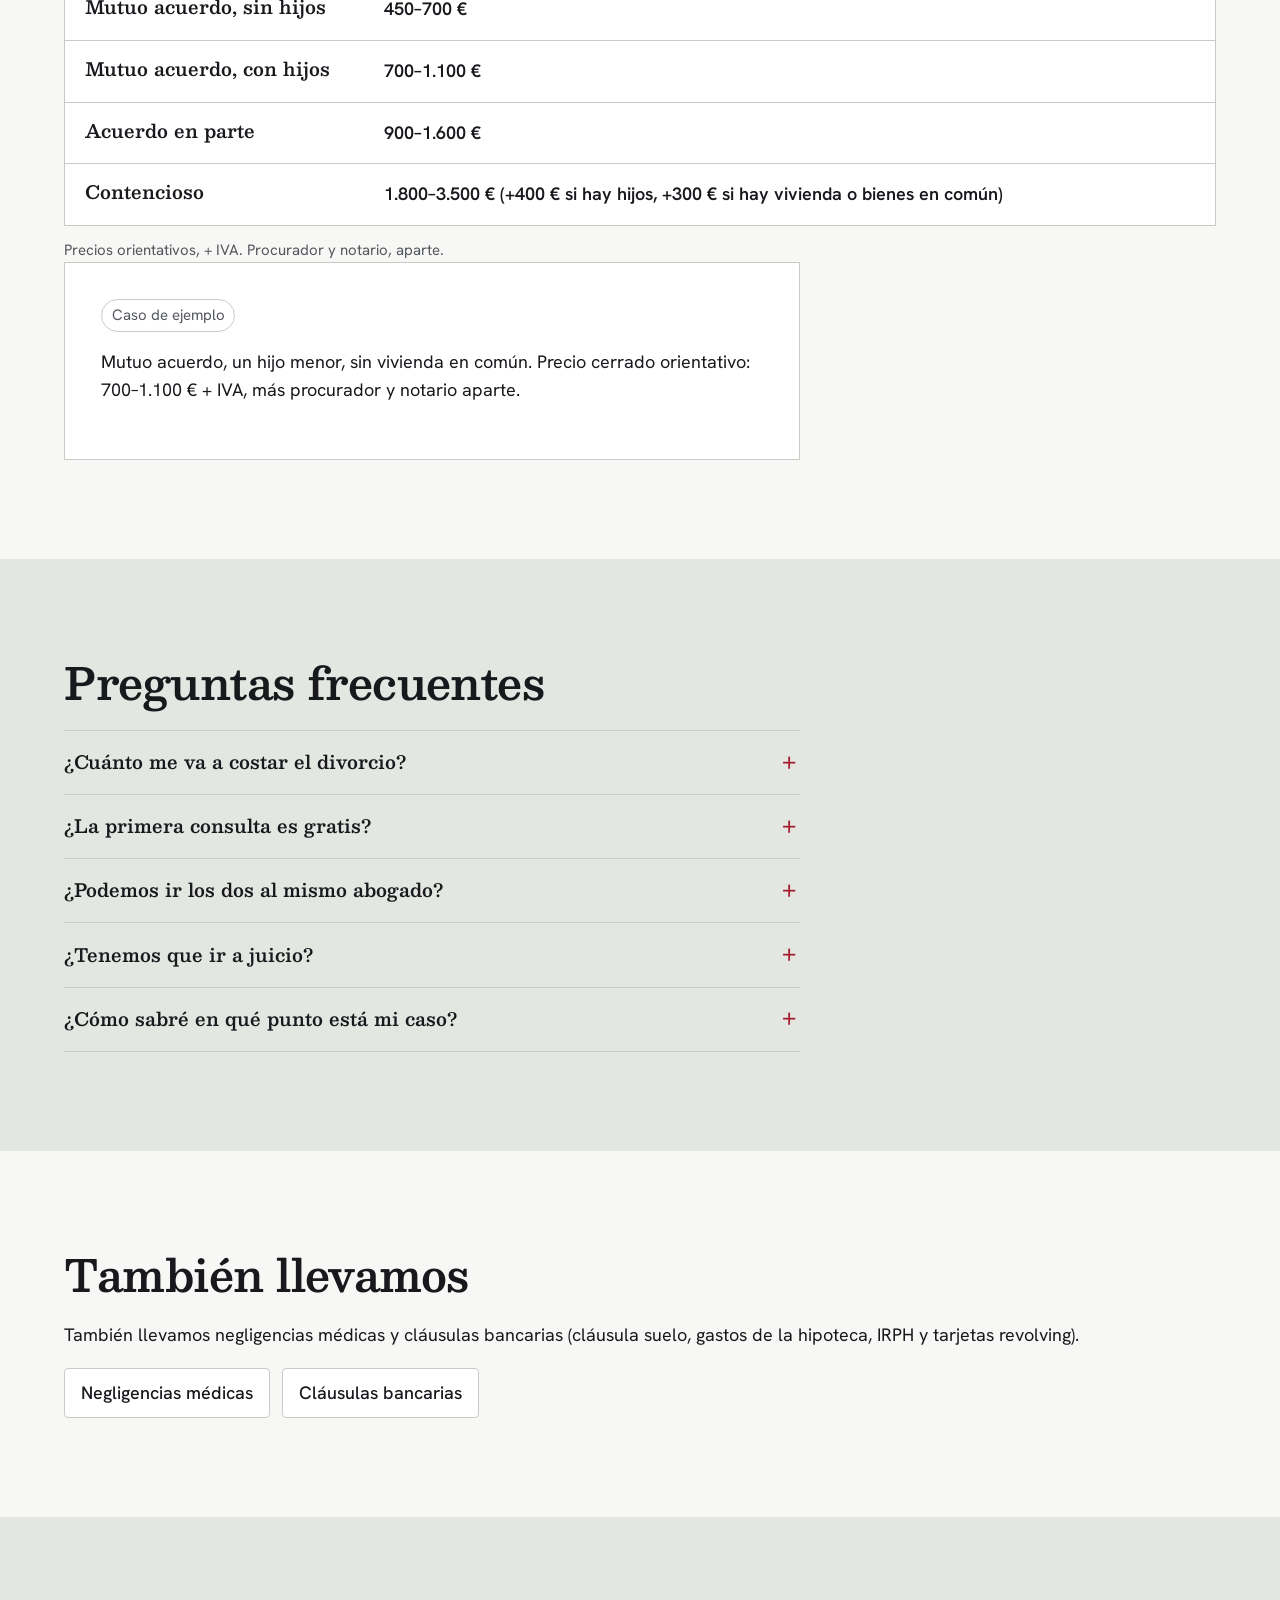
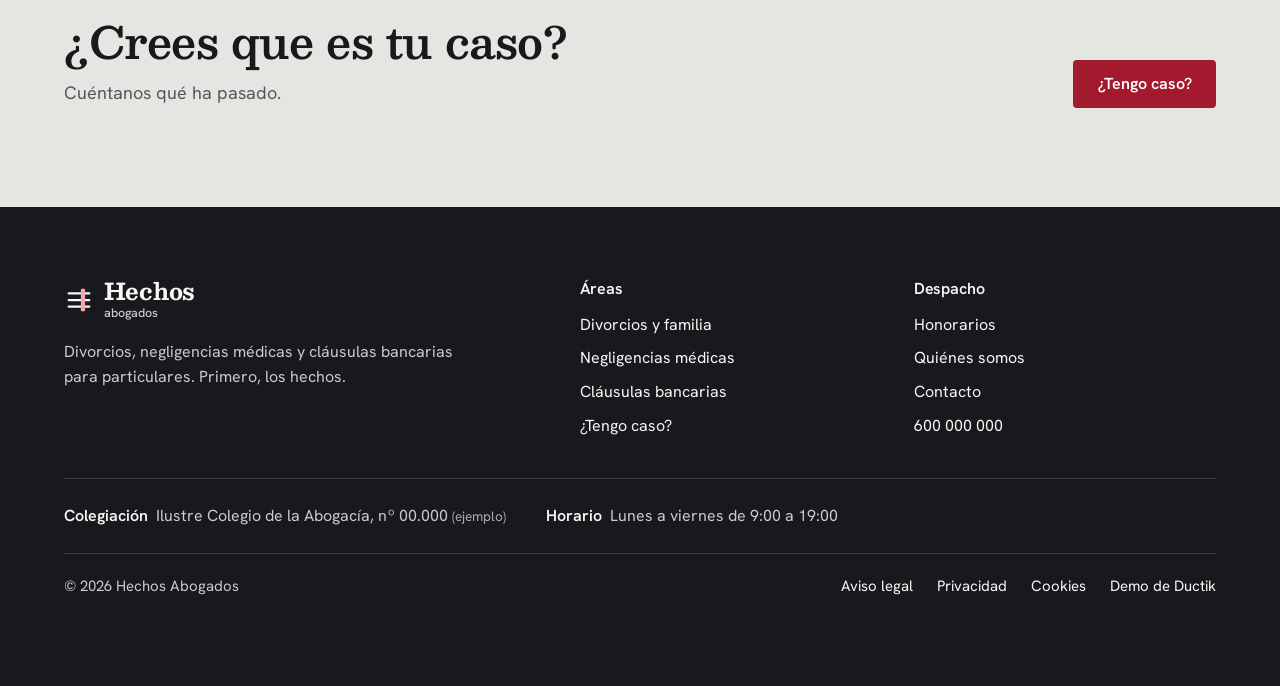
<file: divorcios.html>
<!DOCTYPE html>
<html lang="es">
<head>
  <meta charset="UTF-8">
  <meta name="viewport" content="width=device-width, initial-scale=1">
  <title>Divorcio con precio cerrado | Hechos Abogados</title>
  <meta name="description" content="Divorcio de mutuo acuerdo o contencioso, con o sin hijos: te damos el precio cerrado antes de empezar. Primera valoración gratuita.">
  <meta property="og:type" content="website">
  <meta property="og:title" content="Divorcio con precio cerrado | Hechos Abogados">
  <meta property="og:description" content="Divorcio de mutuo acuerdo o contencioso, con o sin hijos: te damos el precio cerrado antes de empezar. Primera valoración gratuita.">
  <meta property="og:image" content="https://hechos-abogados.pages.dev/assets/img/hero.jpg">
  <meta name="twitter:card" content="summary_large_image">
  <!-- Web de demostració: no s'indexa (PLA.md §Honestedat). -->
  <meta name="robots" content="noindex, nofollow">
  <meta name="theme-color" content="#F7F7F5">
  <link rel="icon" href="assets/favicon.svg" type="image/svg+xml">
  <link rel="preload" href="assets/fonts/besley-var.woff2" as="font" type="font/woff2" crossorigin>
  <link rel="preload" href="assets/fonts/hanken-grotesk-var.woff2" as="font" type="font/woff2" crossorigin>
  <link rel="stylesheet" href="css/styles.css">
  <script type="application/ld+json">
  {
    "@context": "https://schema.org",
    "@type": "Service",
    "serviceType": "Divorcio y separación",
    "provider": { "@type": "LegalService", "name": "Hechos Abogados" },
    "areaServed": { "@type": "Country", "name": "España" },
    "description": "Divorcio de mutuo acuerdo o contencioso, con o sin hijos, con precio cerrado por escrito antes de empezar."
  }
  </script>
  <script src="js/i18n.js"></script>
</head>
<body>
  <a class="salta" href="#contenido">Saltar al contenido</a>

  <header class="cap">
    <div class="wrap cap-in">
      <a class="marca" href="index.html" aria-label="Hechos Abogados, inicio">
        <svg viewBox="0 0 32 32" aria-hidden="true"><path d="M5 9h22M5 16h22M5 23h22" stroke="currentColor" stroke-width="2.4" stroke-linecap="round"/><rect x="18" y="4" width="4.5" height="24" rx="1" fill="#A3192D"/></svg>
        <span>Hechos<small>abogados</small></span>
      </a>
      <nav class="nav" id="nav" aria-label="Principal">
        <a href="divorcios.html">Divorcios</a>
        <a href="negligencias-medicas.html">Negligencias</a>
        <a href="clausulas-bancarias.html">Cláusulas</a>
        <a href="honorarios.html">Honorarios</a>
        <a href="despacho.html">Despacho</a>
        <a href="contacto.html">Contacto</a>
      </nav>
      <!-- Desplegable d'idioma (plantilla: <skill web-demo>/assets/i18n/tria-idioma.html).
           NOMÉS existeix si el JS ha arrencat: js/i18n.js posa `te-js` a
           l'<html> des del <head>. -->
      <div class="tria-idioma" data-idioma-tria>
        <button class="tria-idioma-boto" type="button" data-idioma-boto
                aria-expanded="false" aria-haspopup="true"
                aria-label="Idioma de la página">
          <svg viewBox="0 0 24 24" aria-hidden="true" focusable="false"><path d="M12 2C6.48 2 2 6.48 2 12s4.48 10 10 10 10-4.48 10-10S17.52 2 12 2Zm6.93 6h-2.95a15.65 15.65 0 0 0-1.38-3.56A8.03 8.03 0 0 1 18.92 8ZM12 4.04c.83 1.2 1.48 2.53 1.91 3.96h-3.82c.43-1.43 1.08-2.76 1.91-3.96ZM4.26 14a7.85 7.85 0 0 1 0-4h3.38a16.6 16.6 0 0 0-.14 2c0 .68.06 1.34.14 2Zm.82 2h2.95c.32 1.25.78 2.45 1.38 3.56A7.99 7.99 0 0 1 5.08 16Zm2.95-8H5.08a7.99 7.99 0 0 1 4.33-3.56A15.65 15.65 0 0 0 8.03 8ZM12 19.96c-.83-1.2-1.48-2.53-1.91-3.96h3.82c-.43 1.43-1.08 2.76-1.91 3.96ZM14.34 14H9.66c-.09-.66-.16-1.32-.16-2 0-.68.07-1.35.16-2h4.68c.09.65.16 1.32.16 2 0 .68-.07 1.34-.16 2Zm.25 5.56c.6-1.11 1.06-2.31 1.38-3.56h2.95a8.03 8.03 0 0 1-4.33 3.56ZM16.36 14c.08-.66.14-1.32.14-2 0-.68-.06-1.34-.14-2h3.38a7.85 7.85 0 0 1 0 4Z"/></svg>
          <span data-idioma-actual data-sense-traduir>ES</span>
          <svg class="tria-idioma-punta" viewBox="0 0 24 24" aria-hidden="true" focusable="false"><path d="M12 15 6 9h12z"/></svg>
        </button>
        <ul class="tria-idioma-menu" data-idioma-menu data-sense-traduir hidden>
          <li><button type="button" data-idioma-opcio="ca" lang="ca">Català</button></li>
          <li><button type="button" data-idioma-opcio="es" lang="es">Castellano</button></li>
          <li><button type="button" data-idioma-opcio="en" lang="en">English</button></li>
        </ul>
      </div>
      <a class="cap-tel" href="tel:+34600000000">600 000 000</a>
      <a class="btn btn-principal" href="tengo-caso.html">¿Tengo caso?</a>
      <button class="nav-obre" type="button" aria-expanded="false" aria-controls="nav"><span></span><span class="visually-hidden">Menú</span></button>
    </div>
  </header>

  <main id="contenido">

    <section class="hero hero-compacte">
      <img class="hero-img" src="assets/img/area-divorcio.jpg" alt="" width="1024" height="768" fetchpriority="high">
      <div class="wrap hero-in">
        <span class="cinta" aria-hidden="true"></span>
        <h1>Divorcio y separación</h1>
        <p class="hero-sub">Una separación no es un trámite más, aunque el papeleo lo parezca. Te decimos qué tipo de divorcio es el tuyo y qué precio cerrado tiene, antes de que decidas nada.</p>
        <div class="botons">
          <a class="btn btn-principal" href="tengo-caso.html?area=divorcio">¿Tengo caso?</a>
        </div>
      </div>
    </section>

    <section class="seccio" aria-labelledby="t-incluye">
      <div class="wrap dues-col">
        <div>
          <h2 id="t-incluye">Qué incluye</h2>
          <p>Llevamos divorcios de mutuo acuerdo, con o sin hijos menores; acuerdos en parte, cuando os falta cerrar algún punto; y contenciosos, cuando no hay acuerdo posible por ahora. Cada tipo tiene su propio proceso y su propio precio.</p>
        </div>
        <div class="avis-termini">
          <h3>El plazo</h3>
          <p>No hay un plazo legal para divorciarte: puedes hacerlo cuando quieras. Lo que sí conviene mirar pronto es la vivienda, las cuentas y los hijos, si los hay, sobre todo si ya no vivís juntos.</p>
        </div>
      </div>
    </section>

    <section class="seccio seccio-lino" aria-labelledby="t-passos">
      <div class="wrap">
        <div class="intro">
          <h2 id="t-passos">Cómo lo hacemos</h2>
        </div>
        <ol class="passos">
          <li><span class="ordinal">Primero</span><h3>Te escuchamos, sin coste</h3><p>Miramos tu situación sin coste.</p></li>
          <li><span class="ordinal">Segundo</span><h3>Precio cerrado por escrito</h3><p>Según el tipo de divorcio.</p></li>
          <li><span class="ordinal">Tercero</span><h3>Preparamos y presentamos</h3><p>El convenio o la demanda.</p></li>
          <li><span class="ordinal">Cuarto</span><h3>Te avisamos de cada paso</h3><p>En menos de 48 horas.</p></li>
        </ol>
      </div>
    </section>

    <section class="seccio" aria-labelledby="t-precio">
      <div class="wrap">
        <div class="intro">
          <h2 id="t-precio">Precio orientativo</h2>
        </div>
        <div class="taula-wrap">
          <table class="honoraris">
            <caption>Precios orientativos, + IVA. Procurador y notario, aparte.</caption>
            <thead>
              <tr><th scope="col">Tipo</th><th scope="col">Precio</th></tr>
            </thead>
            <tbody>
              <tr><th scope="row">Mutuo acuerdo, sin hijos</th><td class="xifra">450–700 €</td></tr>
              <tr><th scope="row">Mutuo acuerdo, con hijos</th><td class="xifra">700–1.100 €</td></tr>
              <tr><th scope="row">Acuerdo en parte</th><td class="xifra">900–1.600 €</td></tr>
              <tr><th scope="row">Contencioso</th><td class="xifra">1.800–3.500 € (+400 € si hay hijos, +300 € si hay vivienda o bienes en común)</td></tr>
            </tbody>
          </table>
        </div>
        <div class="cas-exemple">
          <span class="etiqueta-ex">Caso de ejemplo</span>
          <p>Mutuo acuerdo, un hijo menor, sin vivienda en común. Precio cerrado orientativo: 700–1.100 € + IVA, más procurador y notario aparte.</p>
        </div>
      </div>
    </section>

    <section class="seccio seccio-lino" aria-labelledby="t-faq">
      <div class="wrap">
        <h2 id="t-faq">Preguntas frecuentes</h2>
        <div class="faq">
          <details>
            <summary>¿Cuánto me va a costar el divorcio?</summary>
            <div><p>Depende del tipo: mutuo acuerdo, con o sin hijos, acuerdo en parte o contencioso. Te damos un precio cerrado por escrito antes de empezar (lo tienes también en Honorarios).</p></div>
          </details>
          <details>
            <summary>¿La primera consulta es gratis?</summary>
            <div><p>Sí. Mirar tu situación no tiene coste. El precio cerrado te lo damos después, por escrito.</p></div>
          </details>
          <details>
            <summary>¿Podemos ir los dos al mismo abogado?</summary>
            <div><p>Solo si estáis de acuerdo en todo. Si hay algún punto que no tenéis claro entre los dos, cada parte necesita su propio abogado.</p></div>
          </details>
          <details>
            <summary>¿Tenemos que ir a juicio?</summary>
            <div><p>Si estáis de acuerdo, no: el convenio se presenta y se homologa sin juicio. Si no llegáis a un acuerdo, el proceso es distinto y sí puede haberlo.</p></div>
          </details>
          <details>
            <summary>¿Cómo sabré en qué punto está mi caso?</summary>
            <div><p>Te avisamos por escrito de cada movimiento, en menos de 48 horas. No hace falta que preguntes: te lo contamos nosotros.</p></div>
          </details>
        </div>
      </div>
    </section>

    <section class="seccio" aria-labelledby="t-tambe">
      <div class="wrap">
        <h2 id="t-tambe">También llevamos</h2>
        <p>También llevamos negligencias médicas y cláusulas bancarias (cláusula suelo, gastos de la hipoteca, IRPH y tarjetas revolving).</p>
        <ul class="tambe">
          <li><a href="negligencias-medicas.html">Negligencias médicas</a></li>
          <li><a href="clausulas-bancarias.html">Cláusulas bancarias</a></li>
        </ul>
      </div>
    </section>

    <section class="seccio seccio-lino cta-final" aria-labelledby="t-cta">
      <div class="wrap">
        <div>
          <h2 id="t-cta">¿Crees que es tu caso?</h2>
          <p>Cuéntanos qué ha pasado.</p>
        </div>
        <a class="btn btn-principal" href="tengo-caso.html?area=divorcio">¿Tengo caso?</a>
      </div>
    </section>

  </main>

  <footer class="peu">
    <div class="wrap">
      <div class="peu-dalt">
        <div>
          <a class="marca" href="index.html" aria-label="Hechos Abogados, inicio">
            <svg viewBox="0 0 32 32" aria-hidden="true"><path d="M5 9h22M5 16h22M5 23h22" stroke="currentColor" stroke-width="2.4" stroke-linecap="round"/><rect x="18" y="4" width="4.5" height="24" rx="1" fill="#F2A7AF"/></svg>
            <span>Hechos<small>abogados</small></span>
          </a>
          <p>Divorcios, negligencias médicas y cláusulas bancarias para particulares. Primero, los hechos.</p>
        </div>
        <div>
          <h2>Áreas</h2>
          <ul>
            <li><a href="divorcios.html">Divorcios y familia</a></li>
            <li><a href="negligencias-medicas.html">Negligencias médicas</a></li>
            <li><a href="clausulas-bancarias.html">Cláusulas bancarias</a></li>
            <li><a href="tengo-caso.html">¿Tengo caso?</a></li>
          </ul>
        </div>
        <div>
          <h2>Despacho</h2>
          <ul>
            <li><a href="honorarios.html">Honorarios</a></li>
            <li><a href="despacho.html">Quiénes somos</a></li>
            <li><a href="contacto.html">Contacto</a></li>
            <li><a href="tel:+34600000000">600 000 000</a></li>
          </ul>
        </div>
      </div>
      <dl class="peu-dades">
        <div><dt>Colegiación</dt><dd>Ilustre Colegio de la Abogacía, nº 00.000 <span class="ex">(ejemplo)</span></dd></div>
        <div><dt>Horario</dt><dd>Lunes a viernes de 9:00 a 19:00</dd></div>
      </dl>
      <div class="peu-baix">
        <span>© 2026 Hechos Abogados</span>
        <a href="aviso-legal.html">Aviso legal</a>
        <a href="privacidad.html">Privacidad</a>
        <a href="cookies.html">Cookies</a>
        <a class="peu-ductik" href="https://ductik.com/">Demo de Ductik</a>
      </div>
    </div>
  </footer>

  <a class="wa-flota" href="tengo-caso.html" aria-label="Cuéntanos tu caso y seguimos por WhatsApp">
    <svg viewBox="0 0 24 24" aria-hidden="true"><path fill="currentColor" d="M12 2a10 10 0 0 0-8.6 15.1L2 22l5-1.3A10 10 0 1 0 12 2Zm0 18.2a8.2 8.2 0 0 1-4.2-1.2l-.3-.2-3 .8.8-2.9-.2-.3A8.2 8.2 0 1 1 12 20.2Zm4.5-6.1c-.2-.1-1.5-.7-1.7-.8s-.4-.1-.6.1-.7.8-.8 1-.3.2-.5.1a6.7 6.7 0 0 1-3.3-2.9c-.3-.4.3-.4.7-1.3a.5.5 0 0 0 0-.5l-.8-1.9c-.2-.5-.4-.4-.6-.4h-.5a1 1 0 0 0-.7.3 3 3 0 0 0-.9 2.2 5.2 5.2 0 0 0 1.1 2.8 11.9 11.9 0 0 0 4.6 4c1.7.7 2.4.8 3.2.7a2.8 2.8 0 0 0 1.8-1.3 2.3 2.3 0 0 0 .2-1.3c-.1-.1-.3-.2-.5-.3Z"/></svg>
    <span>Cuéntanos tu caso</span>
  </a>

  <script src="js/traduccions.js" defer></script>
  <script src="js/main.js" defer></script>
</body>
</html>
</file>
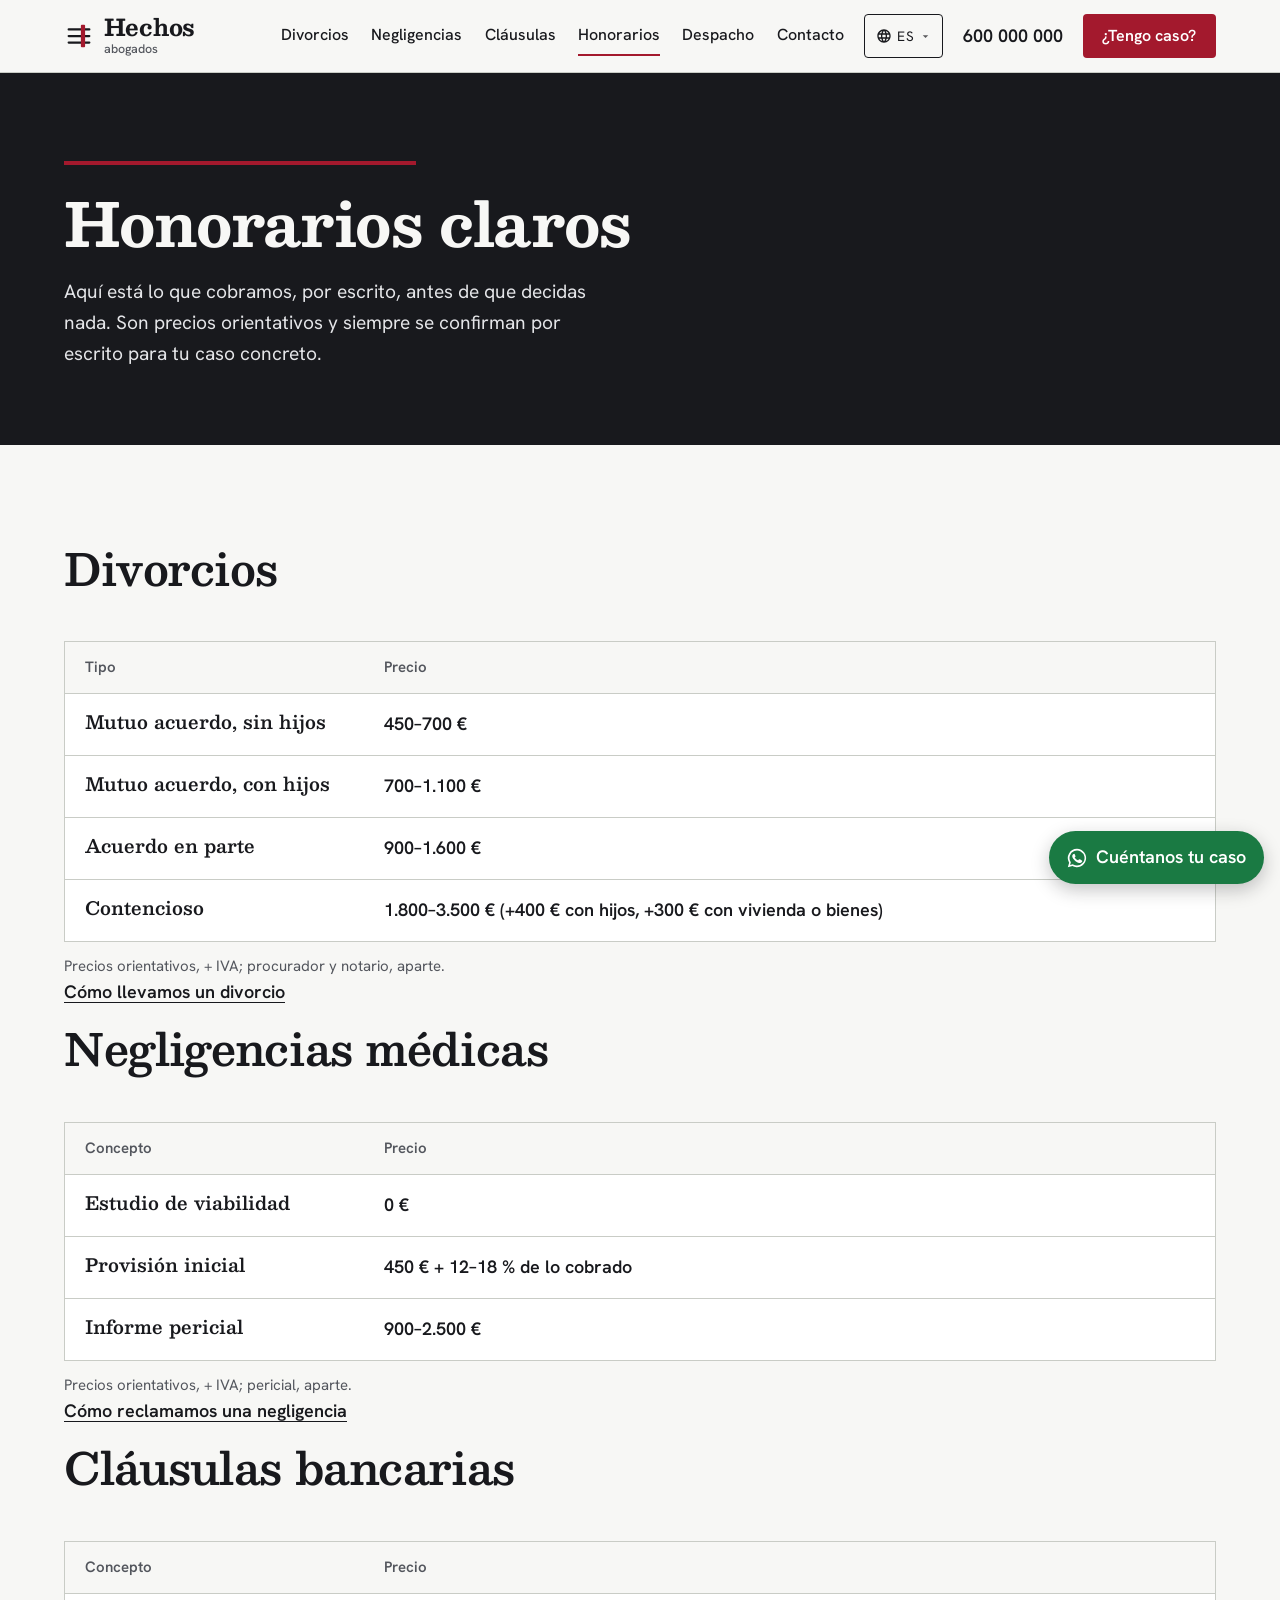
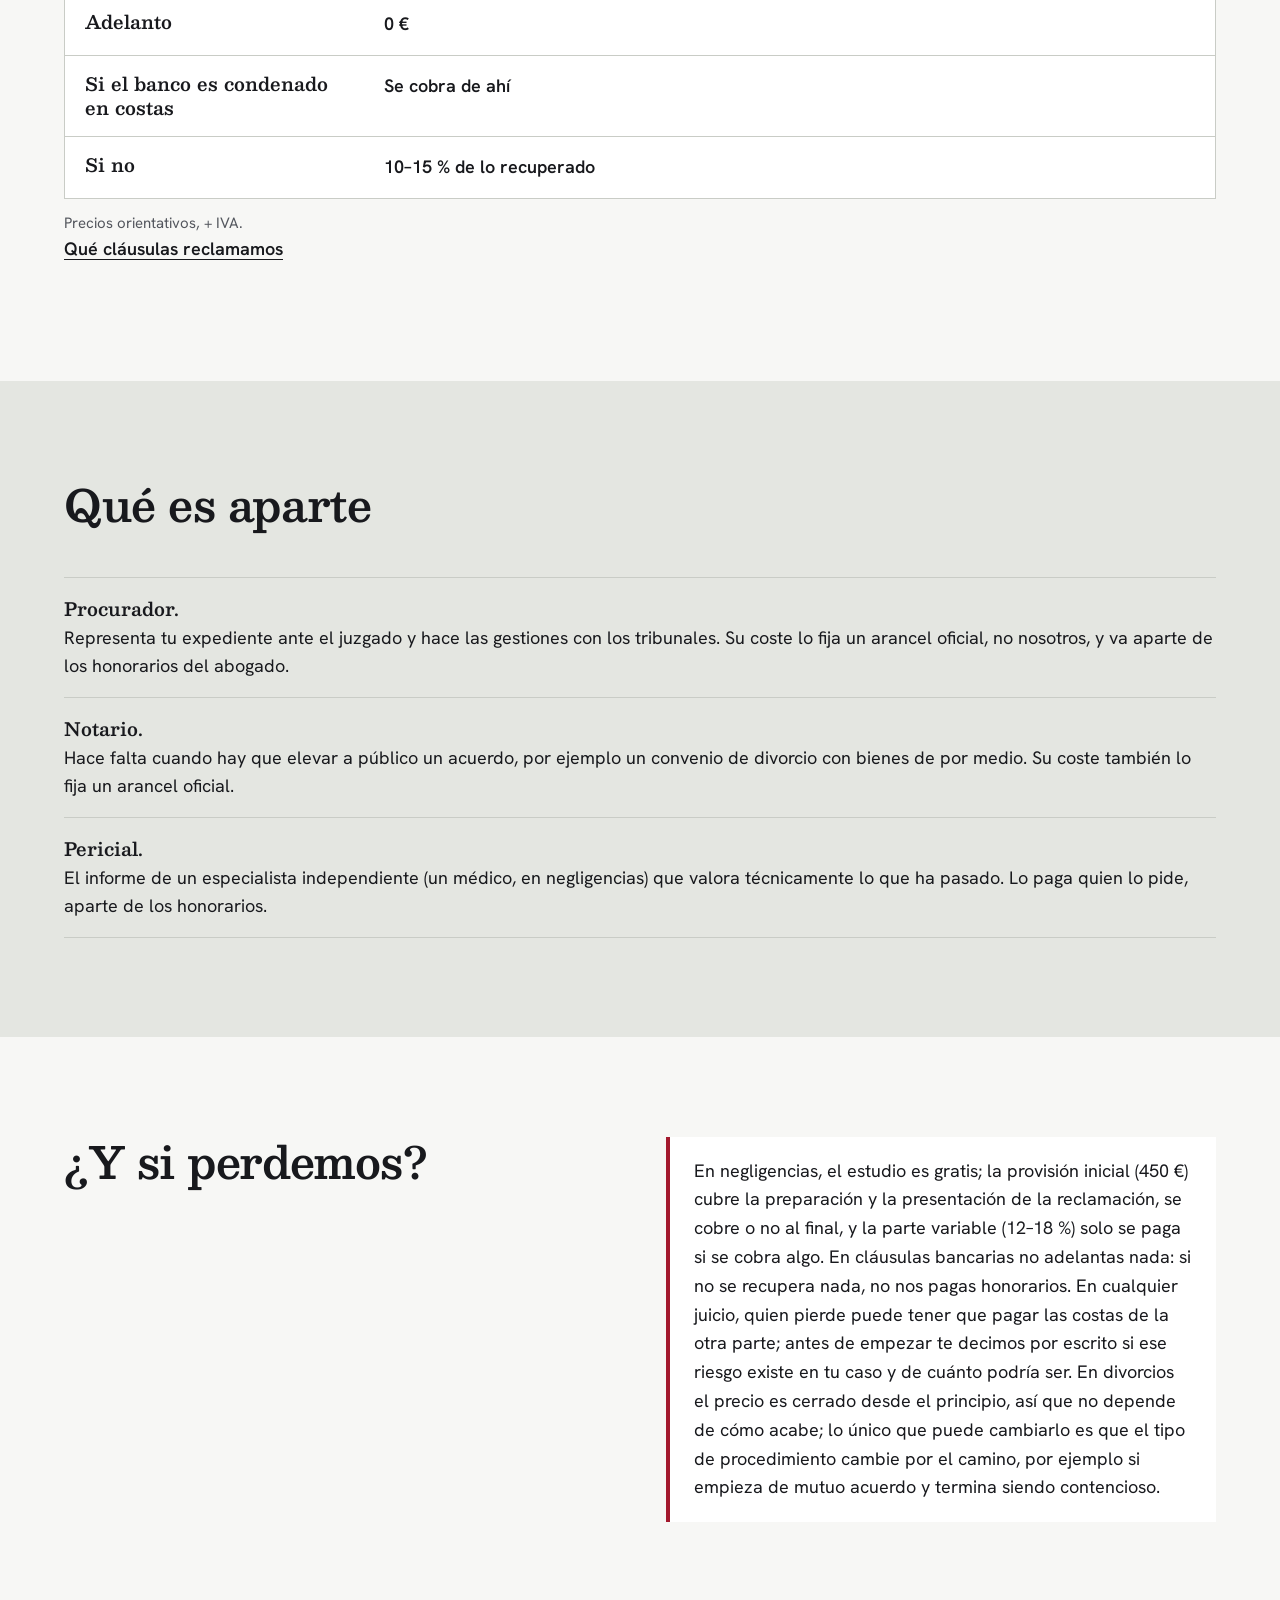
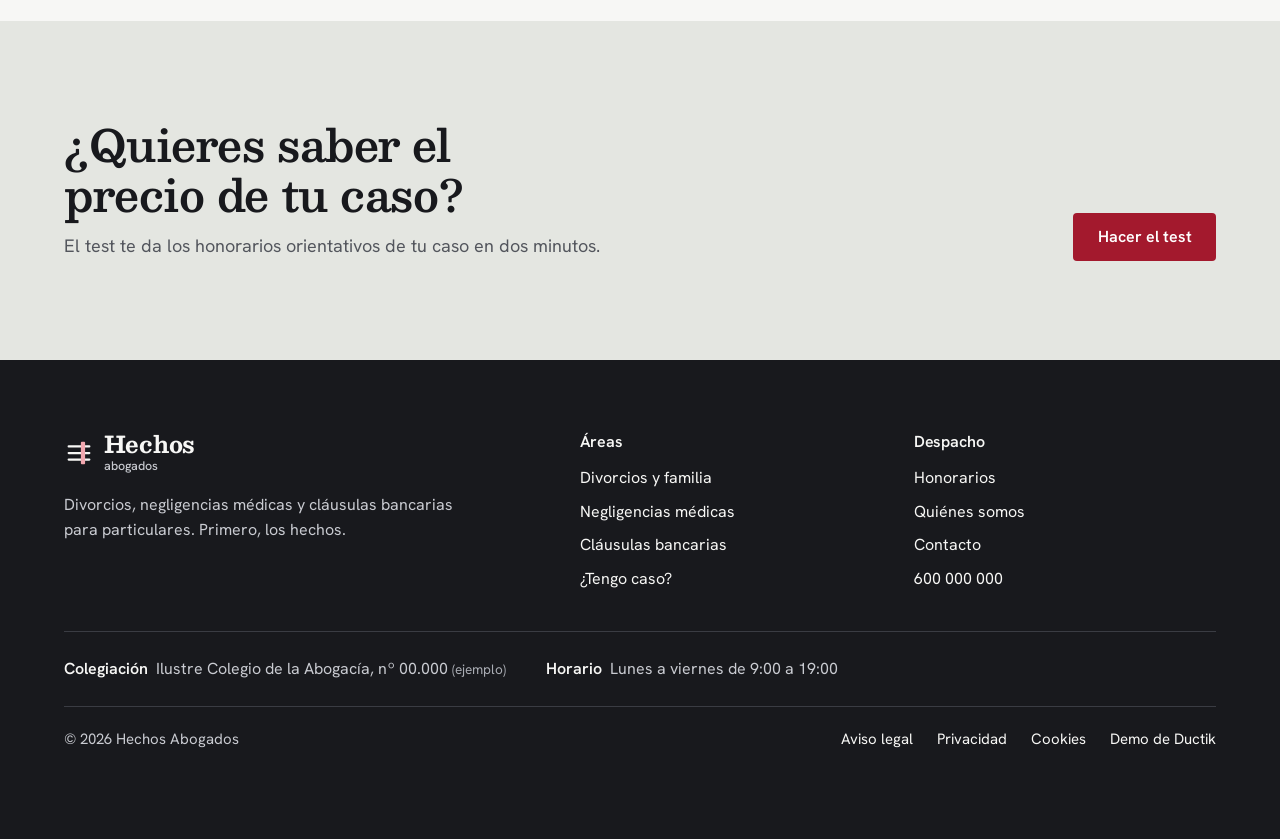
<file: honorarios.html>
<!DOCTYPE html>
<html lang="es">
<head>
  <meta charset="UTF-8">
  <meta name="viewport" content="width=device-width, initial-scale=1">
  <title>Honorarios claros por área | Hechos Abogados</title>
  <meta name="description" content="Lo que cuesta cada tipo de caso, publicado antes de que llames: divorcios, negligencias médicas y cláusulas bancarias. Sin letra pequeña.">
  <meta property="og:type" content="website">
  <meta property="og:title" content="Honorarios claros por área | Hechos Abogados">
  <meta property="og:description" content="Lo que cuesta cada tipo de caso, publicado antes de que llames: divorcios, negligencias médicas y cláusulas bancarias. Sin letra pequeña.">
  <meta property="og:image" content="https://hechos-abogados.pages.dev/assets/img/hero.jpg">
  <meta name="twitter:card" content="summary_large_image">
  <!-- Web de demostració: no s'indexa (PLA.md §Honestedat). -->
  <meta name="robots" content="noindex, nofollow">
  <meta name="theme-color" content="#F7F7F5">
  <link rel="icon" href="assets/favicon.svg" type="image/svg+xml">
  <link rel="preload" href="assets/fonts/besley-var.woff2" as="font" type="font/woff2" crossorigin>
  <link rel="preload" href="assets/fonts/hanken-grotesk-var.woff2" as="font" type="font/woff2" crossorigin>
  <link rel="stylesheet" href="css/styles.css">
  <script src="js/i18n.js"></script>
</head>
<body>
  <a class="salta" href="#contenido">Saltar al contenido</a>

  <header class="cap">
    <div class="wrap cap-in">
      <a class="marca" href="index.html" aria-label="Hechos Abogados, inicio">
        <svg viewBox="0 0 32 32" aria-hidden="true"><path d="M5 9h22M5 16h22M5 23h22" stroke="currentColor" stroke-width="2.4" stroke-linecap="round"/><rect x="18" y="4" width="4.5" height="24" rx="1" fill="#A3192D"/></svg>
        <span>Hechos<small>abogados</small></span>
      </a>
      <nav class="nav" id="nav" aria-label="Principal">
        <a href="divorcios.html">Divorcios</a>
        <a href="negligencias-medicas.html">Negligencias</a>
        <a href="clausulas-bancarias.html">Cláusulas</a>
        <a href="honorarios.html">Honorarios</a>
        <a href="despacho.html">Despacho</a>
        <a href="contacto.html">Contacto</a>
      </nav>
      <!-- Desplegable d'idioma (plantilla: <skill web-demo>/assets/i18n/tria-idioma.html).
           NOMÉS existeix si el JS ha arrencat: js/i18n.js posa `te-js` a
           l'<html> des del <head>. -->
      <div class="tria-idioma" data-idioma-tria>
        <button class="tria-idioma-boto" type="button" data-idioma-boto
                aria-expanded="false" aria-haspopup="true"
                aria-label="Idioma de la página">
          <svg viewBox="0 0 24 24" aria-hidden="true" focusable="false"><path d="M12 2C6.48 2 2 6.48 2 12s4.48 10 10 10 10-4.48 10-10S17.52 2 12 2Zm6.93 6h-2.95a15.65 15.65 0 0 0-1.38-3.56A8.03 8.03 0 0 1 18.92 8ZM12 4.04c.83 1.2 1.48 2.53 1.91 3.96h-3.82c.43-1.43 1.08-2.76 1.91-3.96ZM4.26 14a7.85 7.85 0 0 1 0-4h3.38a16.6 16.6 0 0 0-.14 2c0 .68.06 1.34.14 2Zm.82 2h2.95c.32 1.25.78 2.45 1.38 3.56A7.99 7.99 0 0 1 5.08 16Zm2.95-8H5.08a7.99 7.99 0 0 1 4.33-3.56A15.65 15.65 0 0 0 8.03 8ZM12 19.96c-.83-1.2-1.48-2.53-1.91-3.96h3.82c-.43 1.43-1.08 2.76-1.91 3.96ZM14.34 14H9.66c-.09-.66-.16-1.32-.16-2 0-.68.07-1.35.16-2h4.68c.09.65.16 1.32.16 2 0 .68-.07 1.34-.16 2Zm.25 5.56c.6-1.11 1.06-2.31 1.38-3.56h2.95a8.03 8.03 0 0 1-4.33 3.56ZM16.36 14c.08-.66.14-1.32.14-2 0-.68-.06-1.34-.14-2h3.38a7.85 7.85 0 0 1 0 4Z"/></svg>
          <span data-idioma-actual data-sense-traduir>ES</span>
          <svg class="tria-idioma-punta" viewBox="0 0 24 24" aria-hidden="true" focusable="false"><path d="M12 15 6 9h12z"/></svg>
        </button>
        <ul class="tria-idioma-menu" data-idioma-menu data-sense-traduir hidden>
          <li><button type="button" data-idioma-opcio="ca" lang="ca">Català</button></li>
          <li><button type="button" data-idioma-opcio="es" lang="es">Castellano</button></li>
          <li><button type="button" data-idioma-opcio="en" lang="en">English</button></li>
        </ul>
      </div>
      <a class="cap-tel" href="tel:+34600000000">600 000 000</a>
      <a class="btn btn-principal" href="tengo-caso.html">¿Tengo caso?</a>
      <button class="nav-obre" type="button" aria-expanded="false" aria-controls="nav"><span></span><span class="visually-hidden">Menú</span></button>
    </div>
  </header>

  <main id="contenido">

    <section class="hero hero-compacte">
      <div class="wrap hero-in">
        <span class="cinta" aria-hidden="true"></span>
        <h1>Honorarios claros</h1>
        <p class="hero-sub">Aquí está lo que cobramos, por escrito, antes de que decidas nada. Son precios orientativos y siempre se confirman por escrito para tu caso concreto.</p>
      </div>
    </section>

    <section class="seccio" aria-labelledby="t-divorcios">
      <div class="wrap">

        <div class="intro">
          <h2 id="t-divorcios">Divorcios</h2>
        </div>
        <div class="taula-wrap">
          <table class="honoraris">
            <caption>Precios orientativos, + IVA; procurador y notario, aparte.</caption>
            <thead>
              <tr><th scope="col">Tipo</th><th scope="col">Precio</th></tr>
            </thead>
            <tbody>
              <tr><th scope="row">Mutuo acuerdo, sin hijos</th><td class="xifra">450–700 €</td></tr>
              <tr><th scope="row">Mutuo acuerdo, con hijos</th><td class="xifra">700–1.100 €</td></tr>
              <tr><th scope="row">Acuerdo en parte</th><td class="xifra">900–1.600 €</td></tr>
              <tr><th scope="row">Contencioso</th><td class="xifra">1.800–3.500 € (+400 € con hijos, +300 € con vivienda o bienes)</td></tr>
            </tbody>
          </table>
        </div>
        <p><a class="enllac" href="divorcios.html">Cómo llevamos un divorcio</a></p>

        <div class="intro">
          <h2 id="t-negligencias">Negligencias médicas</h2>
        </div>
        <div class="taula-wrap">
          <table class="honoraris">
            <caption>Precios orientativos, + IVA; pericial, aparte.</caption>
            <thead>
              <tr><th scope="col">Concepto</th><th scope="col">Precio</th></tr>
            </thead>
            <tbody>
              <tr><th scope="row">Estudio de viabilidad</th><td class="xifra">0 €</td></tr>
              <tr><th scope="row">Provisión inicial</th><td class="xifra">450 € + 12–18 % de lo cobrado</td></tr>
              <tr><th scope="row">Informe pericial</th><td class="xifra">900–2.500 €</td></tr>
            </tbody>
          </table>
        </div>
        <p><a class="enllac" href="negligencias-medicas.html">Cómo reclamamos una negligencia</a></p>

        <div class="intro">
          <h2 id="t-clausulas">Cláusulas bancarias</h2>
        </div>
        <div class="taula-wrap">
          <table class="honoraris">
            <caption>Precios orientativos, + IVA.</caption>
            <thead>
              <tr><th scope="col">Concepto</th><th scope="col">Precio</th></tr>
            </thead>
            <tbody>
              <tr><th scope="row">Adelanto</th><td class="xifra">0 €</td></tr>
              <tr><th scope="row">Si el banco es condenado en costas</th><td class="xifra">Se cobra de ahí</td></tr>
              <tr><th scope="row">Si no</th><td class="xifra">10–15 % de lo recuperado</td></tr>
            </tbody>
          </table>
        </div>
        <p><a class="enllac" href="clausulas-bancarias.html">Qué cláusulas reclamamos</a></p>

      </div>
    </section>

    <section class="seccio seccio-lino" aria-labelledby="t-aparte">
      <div class="wrap">
        <div class="intro">
          <h2 id="t-aparte">Qué es aparte</h2>
        </div>
        <ul class="llista-filets">
          <li><strong>Procurador.</strong> Representa tu expediente ante el juzgado y hace las gestiones con los tribunales. Su coste lo fija un arancel oficial, no nosotros, y va aparte de los honorarios del abogado.</li>
          <li><strong>Notario.</strong> Hace falta cuando hay que elevar a público un acuerdo, por ejemplo un convenio de divorcio con bienes de por medio. Su coste también lo fija un arancel oficial.</li>
          <li><strong>Pericial.</strong> El informe de un especialista independiente (un médico, en negligencias) que valora técnicamente lo que ha pasado. Lo paga quien lo pide, aparte de los honorarios.</li>
        </ul>
      </div>
    </section>

    <section class="seccio" aria-labelledby="t-perdemos">
      <div class="wrap dues-col">
        <div>
          <h2 id="t-perdemos">¿Y si perdemos?</h2>
        </div>
        <div class="avis-termini">
          <p>En negligencias, el estudio es gratis; la provisión inicial (450 €) cubre la preparación y la presentación de la reclamación, se cobre o no al final, y la parte variable (12–18 %) solo se paga si se cobra algo. En cláusulas bancarias no adelantas nada: si no se recupera nada, no nos pagas honorarios. En cualquier juicio, quien pierde puede tener que pagar las costas de la otra parte; antes de empezar te decimos por escrito si ese riesgo existe en tu caso y de cuánto podría ser. En divorcios el precio es cerrado desde el principio, así que no depende de cómo acabe; lo único que puede cambiarlo es que el tipo de procedimiento cambie por el camino, por ejemplo si empieza de mutuo acuerdo y termina siendo contencioso.</p>
        </div>
      </div>
    </section>

    <section class="seccio seccio-lino cta-final" aria-labelledby="t-cta">
      <div class="wrap">
        <div>
          <h2 id="t-cta">¿Quieres saber el precio de tu caso?</h2>
          <p>El test te da los honorarios orientativos de tu caso en dos minutos.</p>
        </div>
        <a class="btn btn-principal" href="tengo-caso.html">Hacer el test</a>
      </div>
    </section>

  </main>

  <footer class="peu">
    <div class="wrap">
      <div class="peu-dalt">
        <div>
          <a class="marca" href="index.html" aria-label="Hechos Abogados, inicio">
            <svg viewBox="0 0 32 32" aria-hidden="true"><path d="M5 9h22M5 16h22M5 23h22" stroke="currentColor" stroke-width="2.4" stroke-linecap="round"/><rect x="18" y="4" width="4.5" height="24" rx="1" fill="#F2A7AF"/></svg>
            <span>Hechos<small>abogados</small></span>
          </a>
          <p>Divorcios, negligencias médicas y cláusulas bancarias para particulares. Primero, los hechos.</p>
        </div>
        <div>
          <h2>Áreas</h2>
          <ul>
            <li><a href="divorcios.html">Divorcios y familia</a></li>
            <li><a href="negligencias-medicas.html">Negligencias médicas</a></li>
            <li><a href="clausulas-bancarias.html">Cláusulas bancarias</a></li>
            <li><a href="tengo-caso.html">¿Tengo caso?</a></li>
          </ul>
        </div>
        <div>
          <h2>Despacho</h2>
          <ul>
            <li><a href="honorarios.html">Honorarios</a></li>
            <li><a href="despacho.html">Quiénes somos</a></li>
            <li><a href="contacto.html">Contacto</a></li>
            <li><a href="tel:+34600000000">600 000 000</a></li>
          </ul>
        </div>
      </div>
      <dl class="peu-dades">
        <div><dt>Colegiación</dt><dd>Ilustre Colegio de la Abogacía, nº 00.000 <span class="ex">(ejemplo)</span></dd></div>
        <div><dt>Horario</dt><dd>Lunes a viernes de 9:00 a 19:00</dd></div>
      </dl>
      <div class="peu-baix">
        <span>© 2026 Hechos Abogados</span>
        <a href="aviso-legal.html">Aviso legal</a>
        <a href="privacidad.html">Privacidad</a>
        <a href="cookies.html">Cookies</a>
        <a class="peu-ductik" href="https://ductik.com/">Demo de Ductik</a>
      </div>
    </div>
  </footer>

  <a class="wa-flota" href="tengo-caso.html" aria-label="Cuéntanos tu caso y seguimos por WhatsApp">
    <svg viewBox="0 0 24 24" aria-hidden="true"><path fill="currentColor" d="M12 2a10 10 0 0 0-8.6 15.1L2 22l5-1.3A10 10 0 1 0 12 2Zm0 18.2a8.2 8.2 0 0 1-4.2-1.2l-.3-.2-3 .8.8-2.9-.2-.3A8.2 8.2 0 1 1 12 20.2Zm4.5-6.1c-.2-.1-1.5-.7-1.7-.8s-.4-.1-.6.1-.7.8-.8 1-.3.2-.5.1a6.7 6.7 0 0 1-3.3-2.9c-.3-.4.3-.4.7-1.3a.5.5 0 0 0 0-.5l-.8-1.9c-.2-.5-.4-.4-.6-.4h-.5a1 1 0 0 0-.7.3 3 3 0 0 0-.9 2.2 5.2 5.2 0 0 0 1.1 2.8 11.9 11.9 0 0 0 4.6 4c1.7.7 2.4.8 3.2.7a2.8 2.8 0 0 0 1.8-1.3 2.3 2.3 0 0 0 .2-1.3c-.1-.1-.3-.2-.5-.3Z"/></svg>
    <span>Cuéntanos tu caso</span>
  </a>

  <script src="js/traduccions.js" defer></script>
  <script src="js/main.js" defer></script>
</body>
</html>
</file>
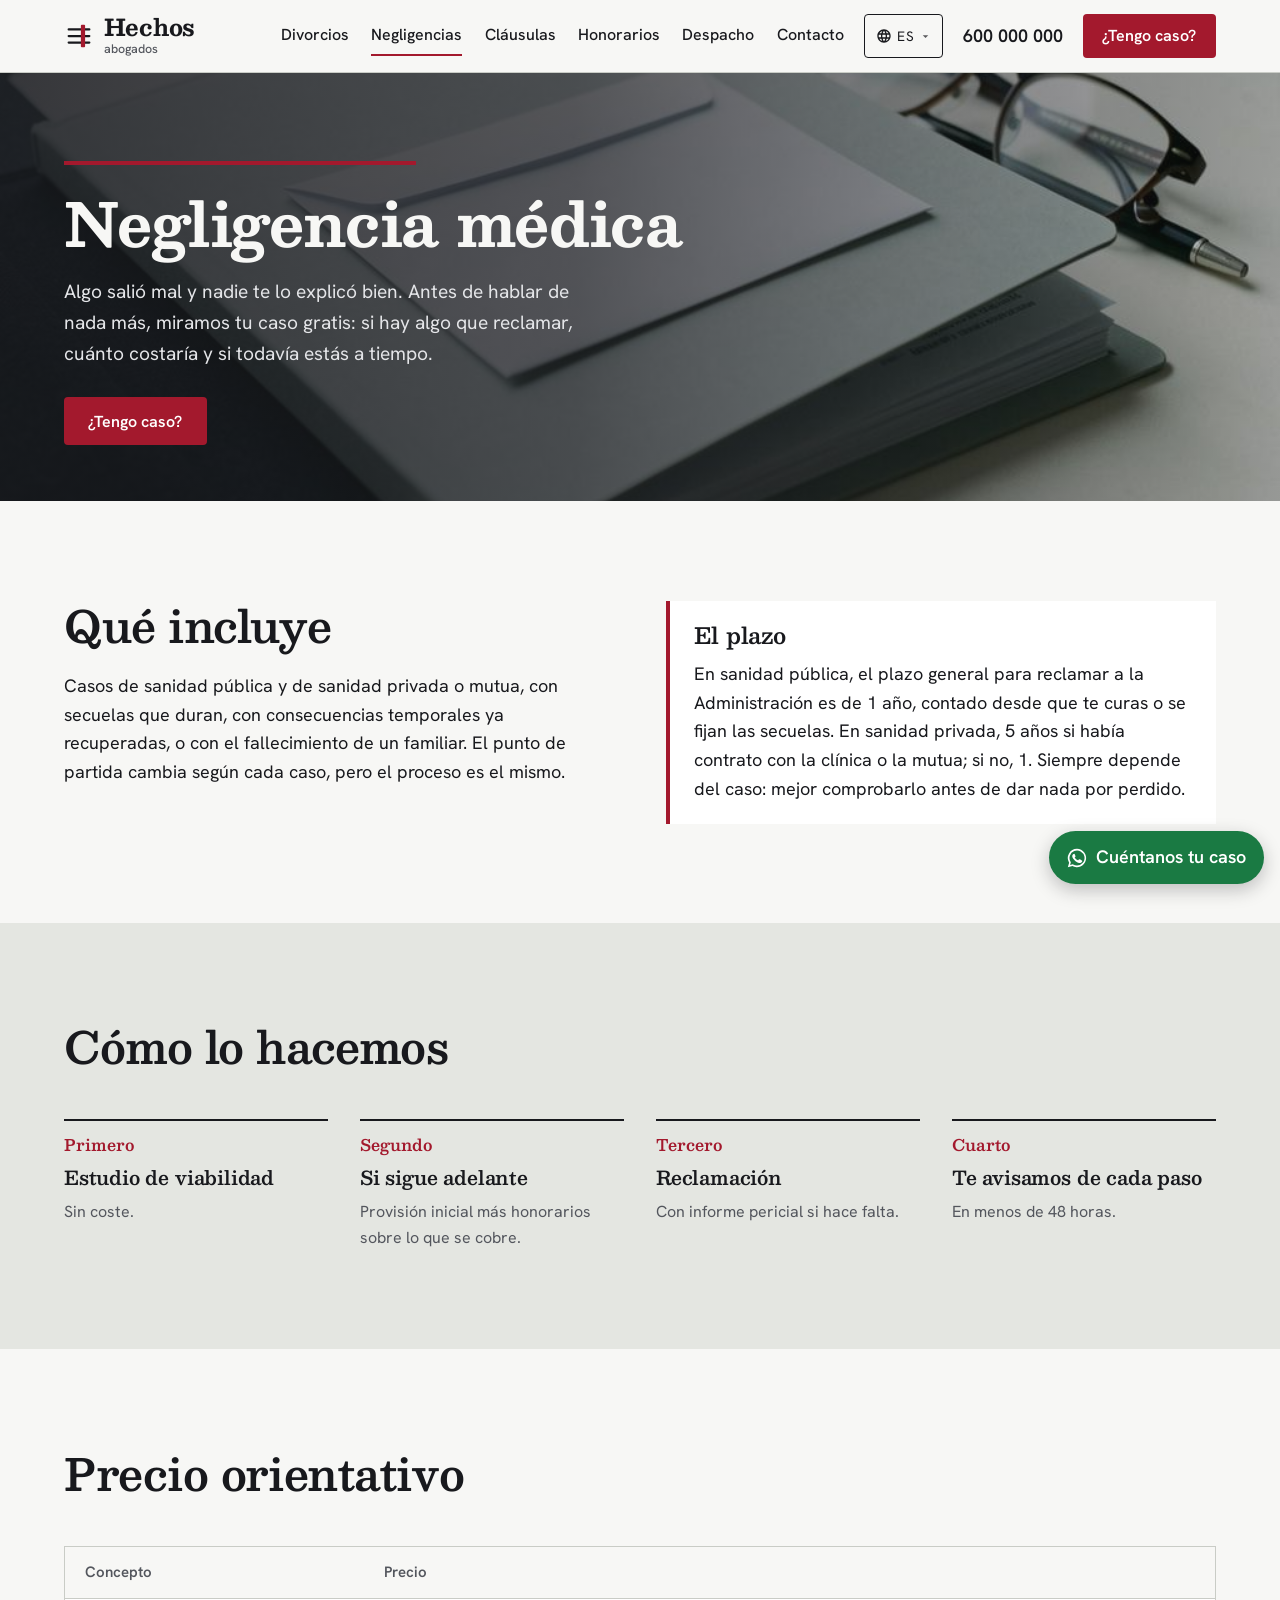
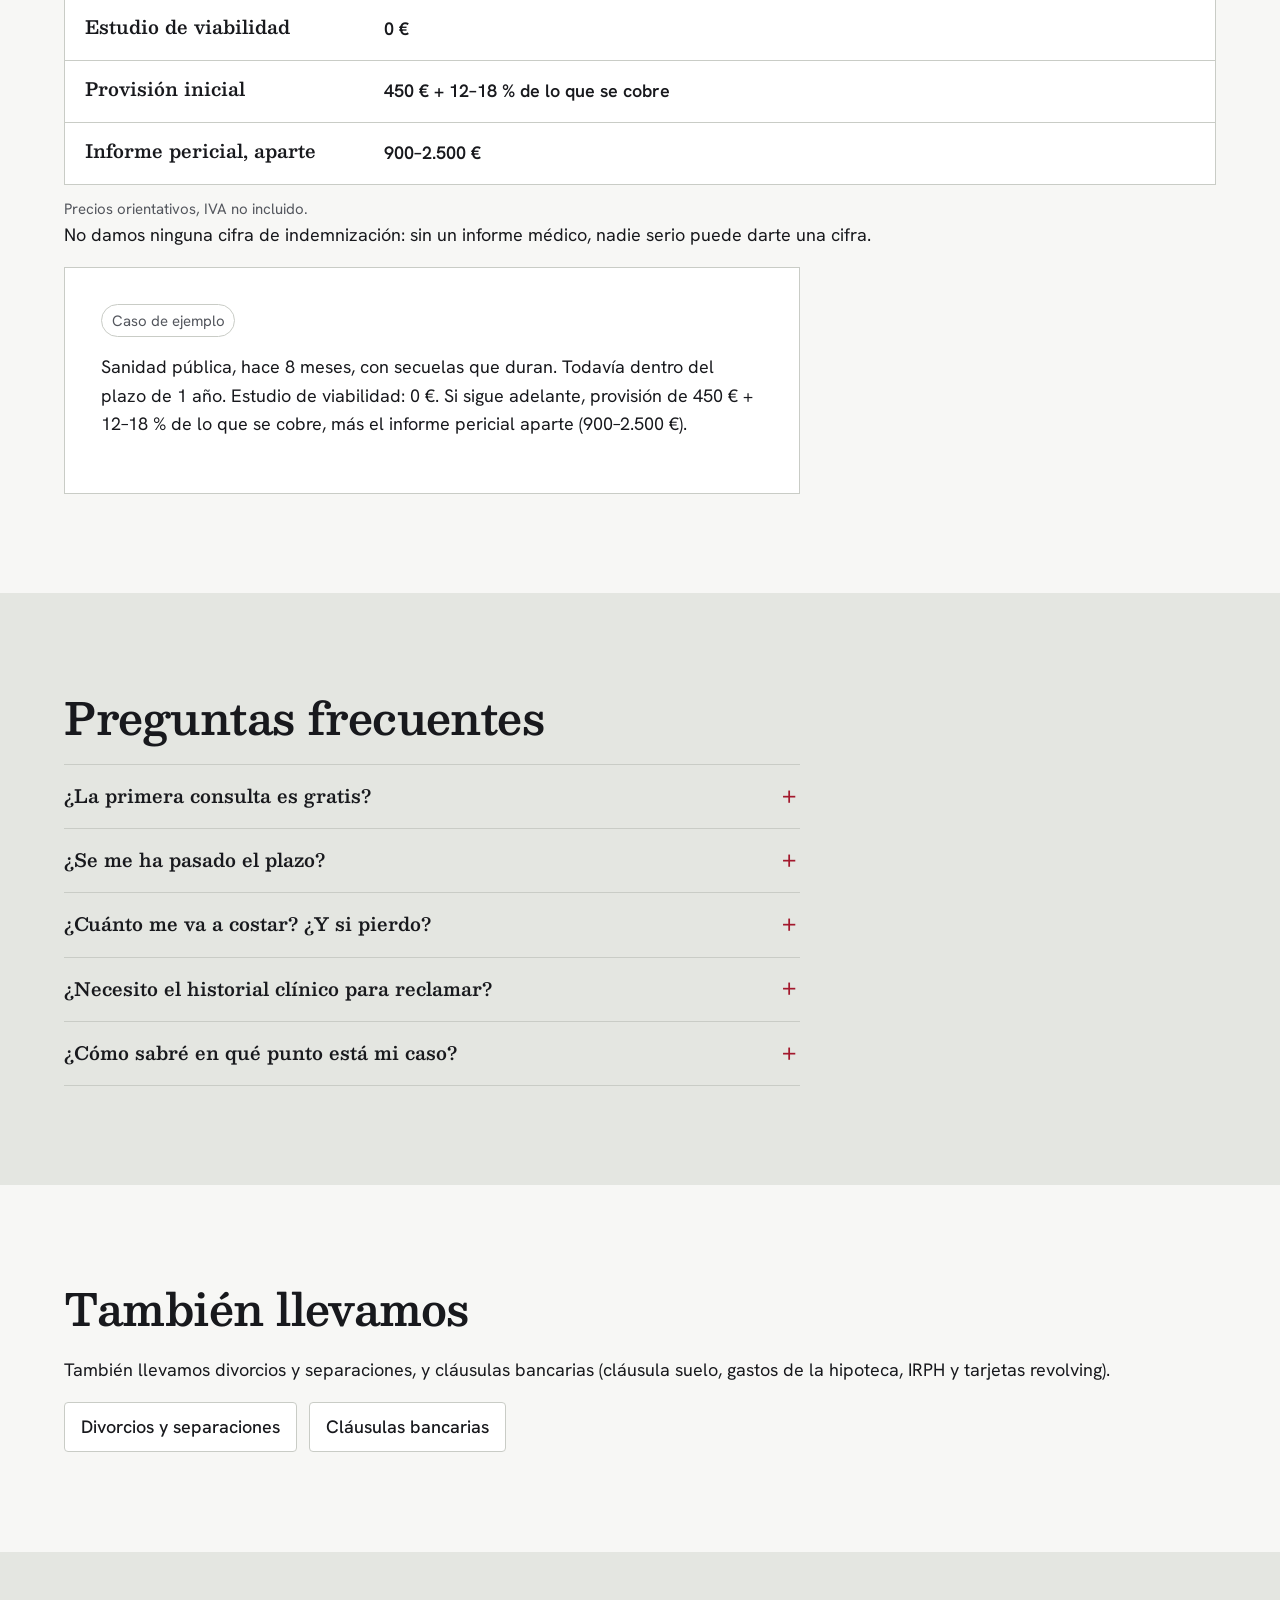
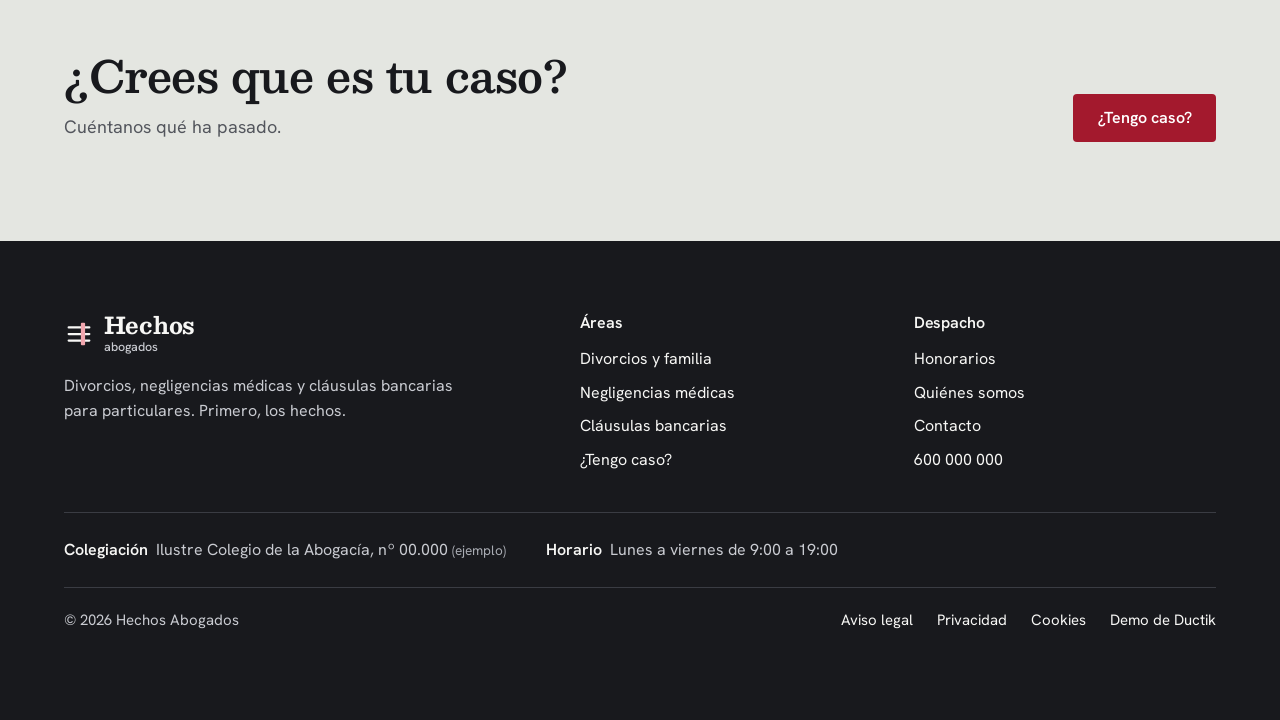
<file: negligencias-medicas.html>
<!DOCTYPE html>
<html lang="es">
<head>
  <meta charset="UTF-8">
  <meta name="viewport" content="width=device-width, initial-scale=1">
  <title>Negligencia médica | Hechos Abogados</title>
  <meta name="description" content="Sanidad pública o privada: te decimos si tienes caso, cuál es el plazo y cuánto podría costarte reclamar. Estudio de viabilidad gratuito.">
  <meta property="og:type" content="website">
  <meta property="og:title" content="Negligencia médica | Hechos Abogados">
  <meta property="og:description" content="Sanidad pública o privada: te decimos si tienes caso, cuál es el plazo y cuánto podría costarte reclamar. Estudio de viabilidad gratuito.">
  <meta property="og:image" content="https://hechos-abogados.pages.dev/assets/img/hero.jpg">
  <meta name="twitter:card" content="summary_large_image">
  <!-- Web de demostració: no s'indexa (PLA.md §Honestedat). -->
  <meta name="robots" content="noindex, nofollow">
  <meta name="theme-color" content="#F7F7F5">
  <link rel="icon" href="assets/favicon.svg" type="image/svg+xml">
  <link rel="preload" href="assets/fonts/besley-var.woff2" as="font" type="font/woff2" crossorigin>
  <link rel="preload" href="assets/fonts/hanken-grotesk-var.woff2" as="font" type="font/woff2" crossorigin>
  <link rel="stylesheet" href="css/styles.css">
  <script type="application/ld+json">
  {
    "@context": "https://schema.org",
    "@type": "Service",
    "serviceType": "Negligencia médica",
    "provider": { "@type": "LegalService", "name": "Hechos Abogados" },
    "areaServed": { "@type": "Country", "name": "España" },
    "description": "Casos de negligencia médica en sanidad pública, privada o mutua, con estudio de viabilidad gratuito antes de reclamar."
  }
  </script>
  <script src="js/i18n.js"></script>
</head>
<body>
  <a class="salta" href="#contenido">Saltar al contenido</a>

  <header class="cap">
    <div class="wrap cap-in">
      <a class="marca" href="index.html" aria-label="Hechos Abogados, inicio">
        <svg viewBox="0 0 32 32" aria-hidden="true"><path d="M5 9h22M5 16h22M5 23h22" stroke="currentColor" stroke-width="2.4" stroke-linecap="round"/><rect x="18" y="4" width="4.5" height="24" rx="1" fill="#A3192D"/></svg>
        <span>Hechos<small>abogados</small></span>
      </a>
      <nav class="nav" id="nav" aria-label="Principal">
        <a href="divorcios.html">Divorcios</a>
        <a href="negligencias-medicas.html">Negligencias</a>
        <a href="clausulas-bancarias.html">Cláusulas</a>
        <a href="honorarios.html">Honorarios</a>
        <a href="despacho.html">Despacho</a>
        <a href="contacto.html">Contacto</a>
      </nav>
      <!-- Desplegable d'idioma (plantilla: <skill web-demo>/assets/i18n/tria-idioma.html).
           NOMÉS existeix si el JS ha arrencat: js/i18n.js posa `te-js` a
           l'<html> des del <head>. -->
      <div class="tria-idioma" data-idioma-tria>
        <button class="tria-idioma-boto" type="button" data-idioma-boto
                aria-expanded="false" aria-haspopup="true"
                aria-label="Idioma de la página">
          <svg viewBox="0 0 24 24" aria-hidden="true" focusable="false"><path d="M12 2C6.48 2 2 6.48 2 12s4.48 10 10 10 10-4.48 10-10S17.52 2 12 2Zm6.93 6h-2.95a15.65 15.65 0 0 0-1.38-3.56A8.03 8.03 0 0 1 18.92 8ZM12 4.04c.83 1.2 1.48 2.53 1.91 3.96h-3.82c.43-1.43 1.08-2.76 1.91-3.96ZM4.26 14a7.85 7.85 0 0 1 0-4h3.38a16.6 16.6 0 0 0-.14 2c0 .68.06 1.34.14 2Zm.82 2h2.95c.32 1.25.78 2.45 1.38 3.56A7.99 7.99 0 0 1 5.08 16Zm2.95-8H5.08a7.99 7.99 0 0 1 4.33-3.56A15.65 15.65 0 0 0 8.03 8ZM12 19.96c-.83-1.2-1.48-2.53-1.91-3.96h3.82c-.43 1.43-1.08 2.76-1.91 3.96ZM14.34 14H9.66c-.09-.66-.16-1.32-.16-2 0-.68.07-1.35.16-2h4.68c.09.65.16 1.32.16 2 0 .68-.07 1.34-.16 2Zm.25 5.56c.6-1.11 1.06-2.31 1.38-3.56h2.95a8.03 8.03 0 0 1-4.33 3.56ZM16.36 14c.08-.66.14-1.32.14-2 0-.68-.06-1.34-.14-2h3.38a7.85 7.85 0 0 1 0 4Z"/></svg>
          <span data-idioma-actual data-sense-traduir>ES</span>
          <svg class="tria-idioma-punta" viewBox="0 0 24 24" aria-hidden="true" focusable="false"><path d="M12 15 6 9h12z"/></svg>
        </button>
        <ul class="tria-idioma-menu" data-idioma-menu data-sense-traduir hidden>
          <li><button type="button" data-idioma-opcio="ca" lang="ca">Català</button></li>
          <li><button type="button" data-idioma-opcio="es" lang="es">Castellano</button></li>
          <li><button type="button" data-idioma-opcio="en" lang="en">English</button></li>
        </ul>
      </div>
      <a class="cap-tel" href="tel:+34600000000">600 000 000</a>
      <a class="btn btn-principal" href="tengo-caso.html">¿Tengo caso?</a>
      <button class="nav-obre" type="button" aria-expanded="false" aria-controls="nav"><span></span><span class="visually-hidden">Menú</span></button>
    </div>
  </header>

  <main id="contenido">

    <section class="hero hero-compacte">
      <img class="hero-img" src="assets/img/area-negligencia.jpg" alt="" width="1024" height="768" fetchpriority="high">
      <div class="wrap hero-in">
        <span class="cinta" aria-hidden="true"></span>
        <h1>Negligencia médica</h1>
        <p class="hero-sub">Algo salió mal y nadie te lo explicó bien. Antes de hablar de nada más, miramos tu caso gratis: si hay algo que reclamar, cuánto costaría y si todavía estás a tiempo.</p>
        <div class="botons">
          <a class="btn btn-principal" href="tengo-caso.html?area=negligencia">¿Tengo caso?</a>
        </div>
      </div>
    </section>

    <section class="seccio" aria-labelledby="t-incluye">
      <div class="wrap dues-col">
        <div>
          <h2 id="t-incluye">Qué incluye</h2>
          <p>Casos de sanidad pública y de sanidad privada o mutua, con secuelas que duran, con consecuencias temporales ya recuperadas, o con el fallecimiento de un familiar. El punto de partida cambia según cada caso, pero el proceso es el mismo.</p>
        </div>
        <div class="avis-termini">
          <h3>El plazo</h3>
          <p>En sanidad pública, el plazo general para reclamar a la Administración es de 1 año, contado desde que te curas o se fijan las secuelas. En sanidad privada, 5 años si había contrato con la clínica o la mutua; si no, 1. Siempre depende del caso: mejor comprobarlo antes de dar nada por perdido.</p>
        </div>
      </div>
    </section>

    <section class="seccio seccio-lino" aria-labelledby="t-passos">
      <div class="wrap">
        <div class="intro">
          <h2 id="t-passos">Cómo lo hacemos</h2>
        </div>
        <ol class="passos">
          <li><span class="ordinal">Primero</span><h3>Estudio de viabilidad</h3><p>Sin coste.</p></li>
          <li><span class="ordinal">Segundo</span><h3>Si sigue adelante</h3><p>Provisión inicial más honorarios sobre lo que se cobre.</p></li>
          <li><span class="ordinal">Tercero</span><h3>Reclamación</h3><p>Con informe pericial si hace falta.</p></li>
          <li><span class="ordinal">Cuarto</span><h3>Te avisamos de cada paso</h3><p>En menos de 48 horas.</p></li>
        </ol>
      </div>
    </section>

    <section class="seccio" aria-labelledby="t-precio">
      <div class="wrap">
        <div class="intro">
          <h2 id="t-precio">Precio orientativo</h2>
        </div>
        <div class="taula-wrap">
          <table class="honoraris">
            <caption>Precios orientativos, IVA no incluido.</caption>
            <thead>
              <tr><th scope="col">Concepto</th><th scope="col">Precio</th></tr>
            </thead>
            <tbody>
              <tr><th scope="row">Estudio de viabilidad</th><td class="xifra">0 €</td></tr>
              <tr><th scope="row">Provisión inicial</th><td class="xifra">450 € + 12–18 % de lo que se cobre</td></tr>
              <tr><th scope="row">Informe pericial, aparte</th><td class="xifra">900–2.500 €</td></tr>
            </tbody>
          </table>
        </div>
        <p>No damos ninguna cifra de indemnización: sin un informe médico, nadie serio puede darte una cifra.</p>
        <div class="cas-exemple">
          <span class="etiqueta-ex">Caso de ejemplo</span>
          <p>Sanidad pública, hace 8 meses, con secuelas que duran. Todavía dentro del plazo de 1 año. Estudio de viabilidad: 0 €. Si sigue adelante, provisión de 450 € + 12–18 % de lo que se cobre, más el informe pericial aparte (900–2.500 €).</p>
        </div>
      </div>
    </section>

    <section class="seccio seccio-lino" aria-labelledby="t-faq">
      <div class="wrap">
        <h2 id="t-faq">Preguntas frecuentes</h2>
        <div class="faq">
          <details>
            <summary>¿La primera consulta es gratis?</summary>
            <div><p>Sí: el estudio de viabilidad no tiene coste. Solo si decides seguir adelante entra la provisión inicial.</p></div>
          </details>
          <details>
            <summary>¿Se me ha pasado el plazo?</summary>
            <div><p>Depende de dónde te atendieron: en sanidad pública el plazo general es de 1 año; en privada, 5 si había contrato y 1 si no. Siempre depende del caso, así que mejor comprobarlo antes de dar nada por perdido.</p></div>
          </details>
          <details>
            <summary>¿Cuánto me va a costar? ¿Y si pierdo?</summary>
            <div><p>El estudio inicial es gratis. Si sigue adelante, hay una provisión de 450 € más un 12–18 % de lo que se cobre; el pericial va aparte. Si no se cobra nada, no se cobra ese porcentaje. Si hubiera juicio y se perdiera, podrían quedar costas a tu cargo: te decimos ese riesgo por escrito antes de empezar.</p></div>
          </details>
          <details>
            <summary>¿Necesito el historial clínico para reclamar?</summary>
            <div><p>Ayuda mucho, pero si todavía no lo tienes podemos empezar igual: te decimos qué pedir y dónde.</p></div>
          </details>
          <details>
            <summary>¿Cómo sabré en qué punto está mi caso?</summary>
            <div><p>Te avisamos por escrito de cada movimiento, en menos de 48 horas.</p></div>
          </details>
        </div>
      </div>
    </section>

    <section class="seccio" aria-labelledby="t-tambe">
      <div class="wrap">
        <h2 id="t-tambe">También llevamos</h2>
        <p>También llevamos divorcios y separaciones, y cláusulas bancarias (cláusula suelo, gastos de la hipoteca, IRPH y tarjetas revolving).</p>
        <ul class="tambe">
          <li><a href="divorcios.html">Divorcios y separaciones</a></li>
          <li><a href="clausulas-bancarias.html">Cláusulas bancarias</a></li>
        </ul>
      </div>
    </section>

    <section class="seccio seccio-lino cta-final" aria-labelledby="t-cta">
      <div class="wrap">
        <div>
          <h2 id="t-cta">¿Crees que es tu caso?</h2>
          <p>Cuéntanos qué ha pasado.</p>
        </div>
        <a class="btn btn-principal" href="tengo-caso.html?area=negligencia">¿Tengo caso?</a>
      </div>
    </section>

  </main>

  <footer class="peu">
    <div class="wrap">
      <div class="peu-dalt">
        <div>
          <a class="marca" href="index.html" aria-label="Hechos Abogados, inicio">
            <svg viewBox="0 0 32 32" aria-hidden="true"><path d="M5 9h22M5 16h22M5 23h22" stroke="currentColor" stroke-width="2.4" stroke-linecap="round"/><rect x="18" y="4" width="4.5" height="24" rx="1" fill="#F2A7AF"/></svg>
            <span>Hechos<small>abogados</small></span>
          </a>
          <p>Divorcios, negligencias médicas y cláusulas bancarias para particulares. Primero, los hechos.</p>
        </div>
        <div>
          <h2>Áreas</h2>
          <ul>
            <li><a href="divorcios.html">Divorcios y familia</a></li>
            <li><a href="negligencias-medicas.html">Negligencias médicas</a></li>
            <li><a href="clausulas-bancarias.html">Cláusulas bancarias</a></li>
            <li><a href="tengo-caso.html">¿Tengo caso?</a></li>
          </ul>
        </div>
        <div>
          <h2>Despacho</h2>
          <ul>
            <li><a href="honorarios.html">Honorarios</a></li>
            <li><a href="despacho.html">Quiénes somos</a></li>
            <li><a href="contacto.html">Contacto</a></li>
            <li><a href="tel:+34600000000">600 000 000</a></li>
          </ul>
        </div>
      </div>
      <dl class="peu-dades">
        <div><dt>Colegiación</dt><dd>Ilustre Colegio de la Abogacía, nº 00.000 <span class="ex">(ejemplo)</span></dd></div>
        <div><dt>Horario</dt><dd>Lunes a viernes de 9:00 a 19:00</dd></div>
      </dl>
      <div class="peu-baix">
        <span>© 2026 Hechos Abogados</span>
        <a href="aviso-legal.html">Aviso legal</a>
        <a href="privacidad.html">Privacidad</a>
        <a href="cookies.html">Cookies</a>
        <a class="peu-ductik" href="https://ductik.com/">Demo de Ductik</a>
      </div>
    </div>
  </footer>

  <a class="wa-flota" href="tengo-caso.html" aria-label="Cuéntanos tu caso y seguimos por WhatsApp">
    <svg viewBox="0 0 24 24" aria-hidden="true"><path fill="currentColor" d="M12 2a10 10 0 0 0-8.6 15.1L2 22l5-1.3A10 10 0 1 0 12 2Zm0 18.2a8.2 8.2 0 0 1-4.2-1.2l-.3-.2-3 .8.8-2.9-.2-.3A8.2 8.2 0 1 1 12 20.2Zm4.5-6.1c-.2-.1-1.5-.7-1.7-.8s-.4-.1-.6.1-.7.8-.8 1-.3.2-.5.1a6.7 6.7 0 0 1-3.3-2.9c-.3-.4.3-.4.7-1.3a.5.5 0 0 0 0-.5l-.8-1.9c-.2-.5-.4-.4-.6-.4h-.5a1 1 0 0 0-.7.3 3 3 0 0 0-.9 2.2 5.2 5.2 0 0 0 1.1 2.8 11.9 11.9 0 0 0 4.6 4c1.7.7 2.4.8 3.2.7a2.8 2.8 0 0 0 1.8-1.3 2.3 2.3 0 0 0 .2-1.3c-.1-.1-.3-.2-.5-.3Z"/></svg>
    <span>Cuéntanos tu caso</span>
  </a>

  <script src="js/traduccions.js" defer></script>
  <script src="js/main.js" defer></script>
</body>
</html>
</file>
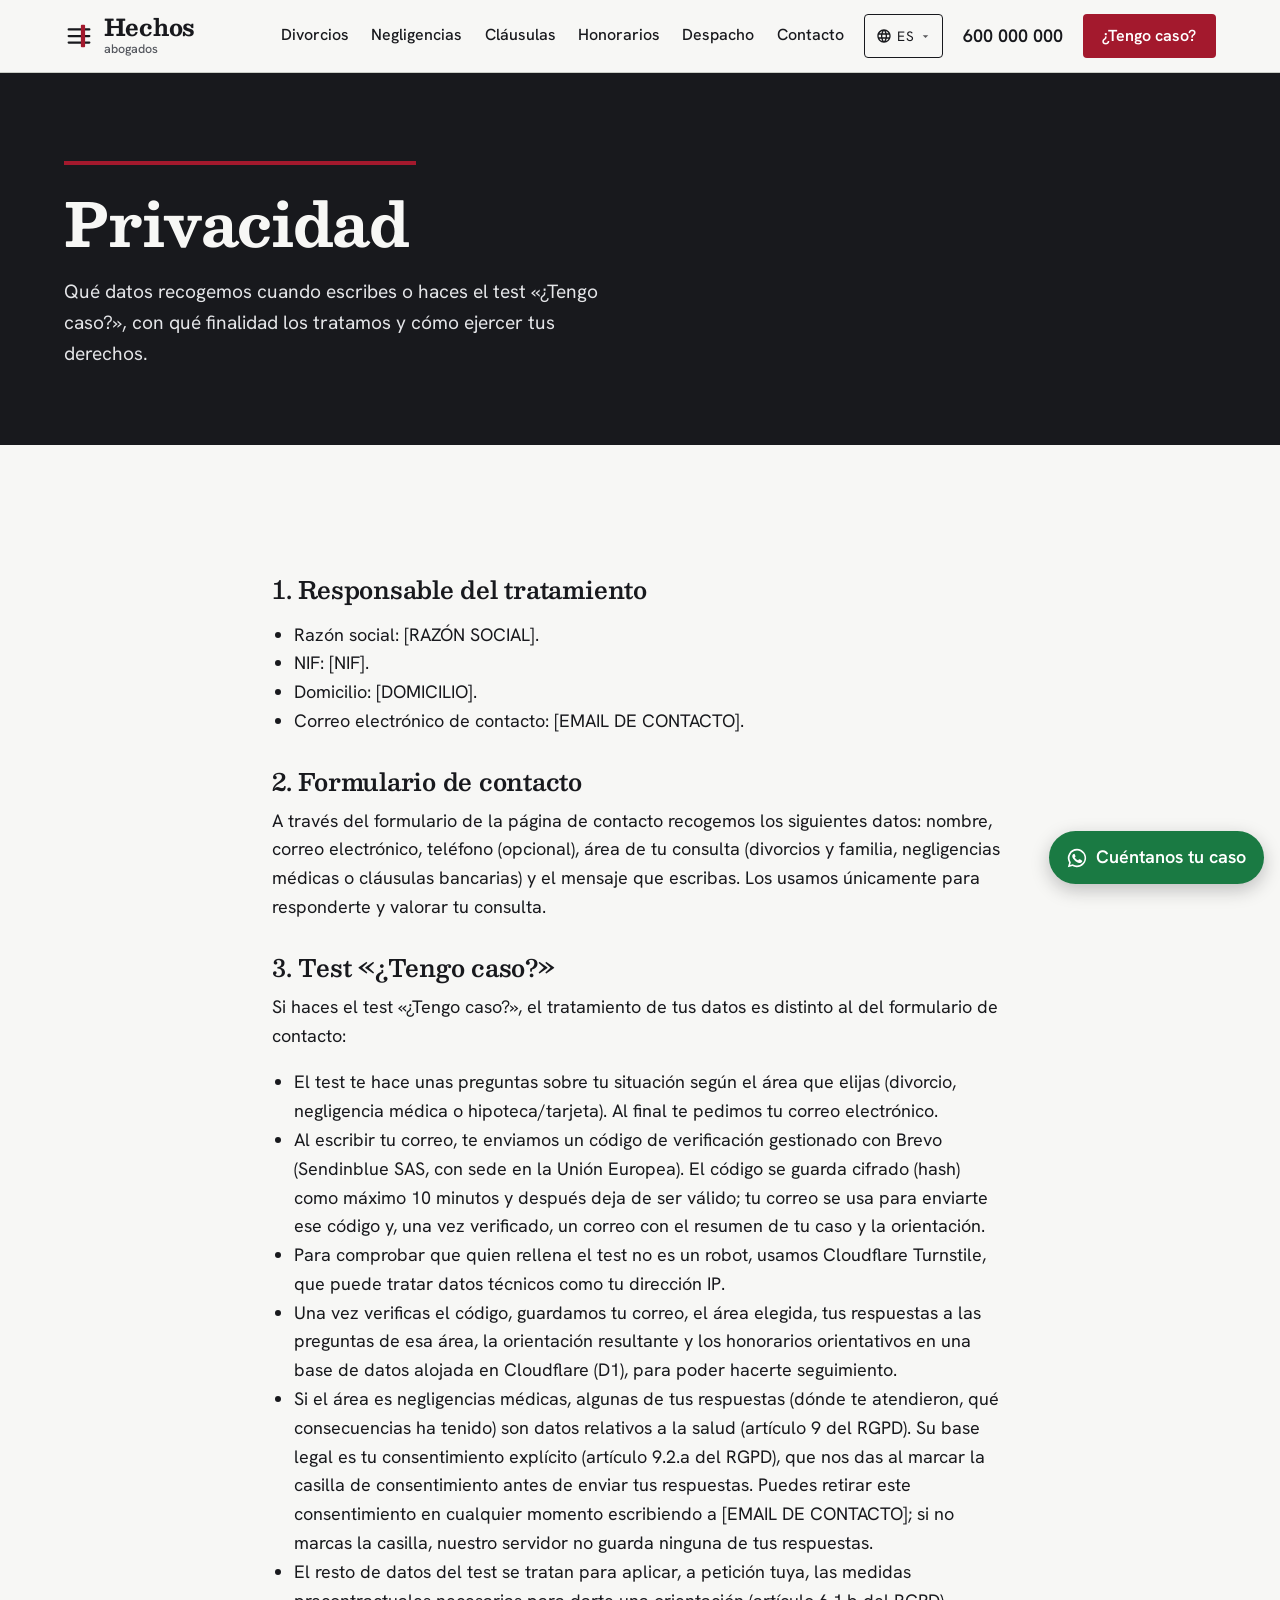
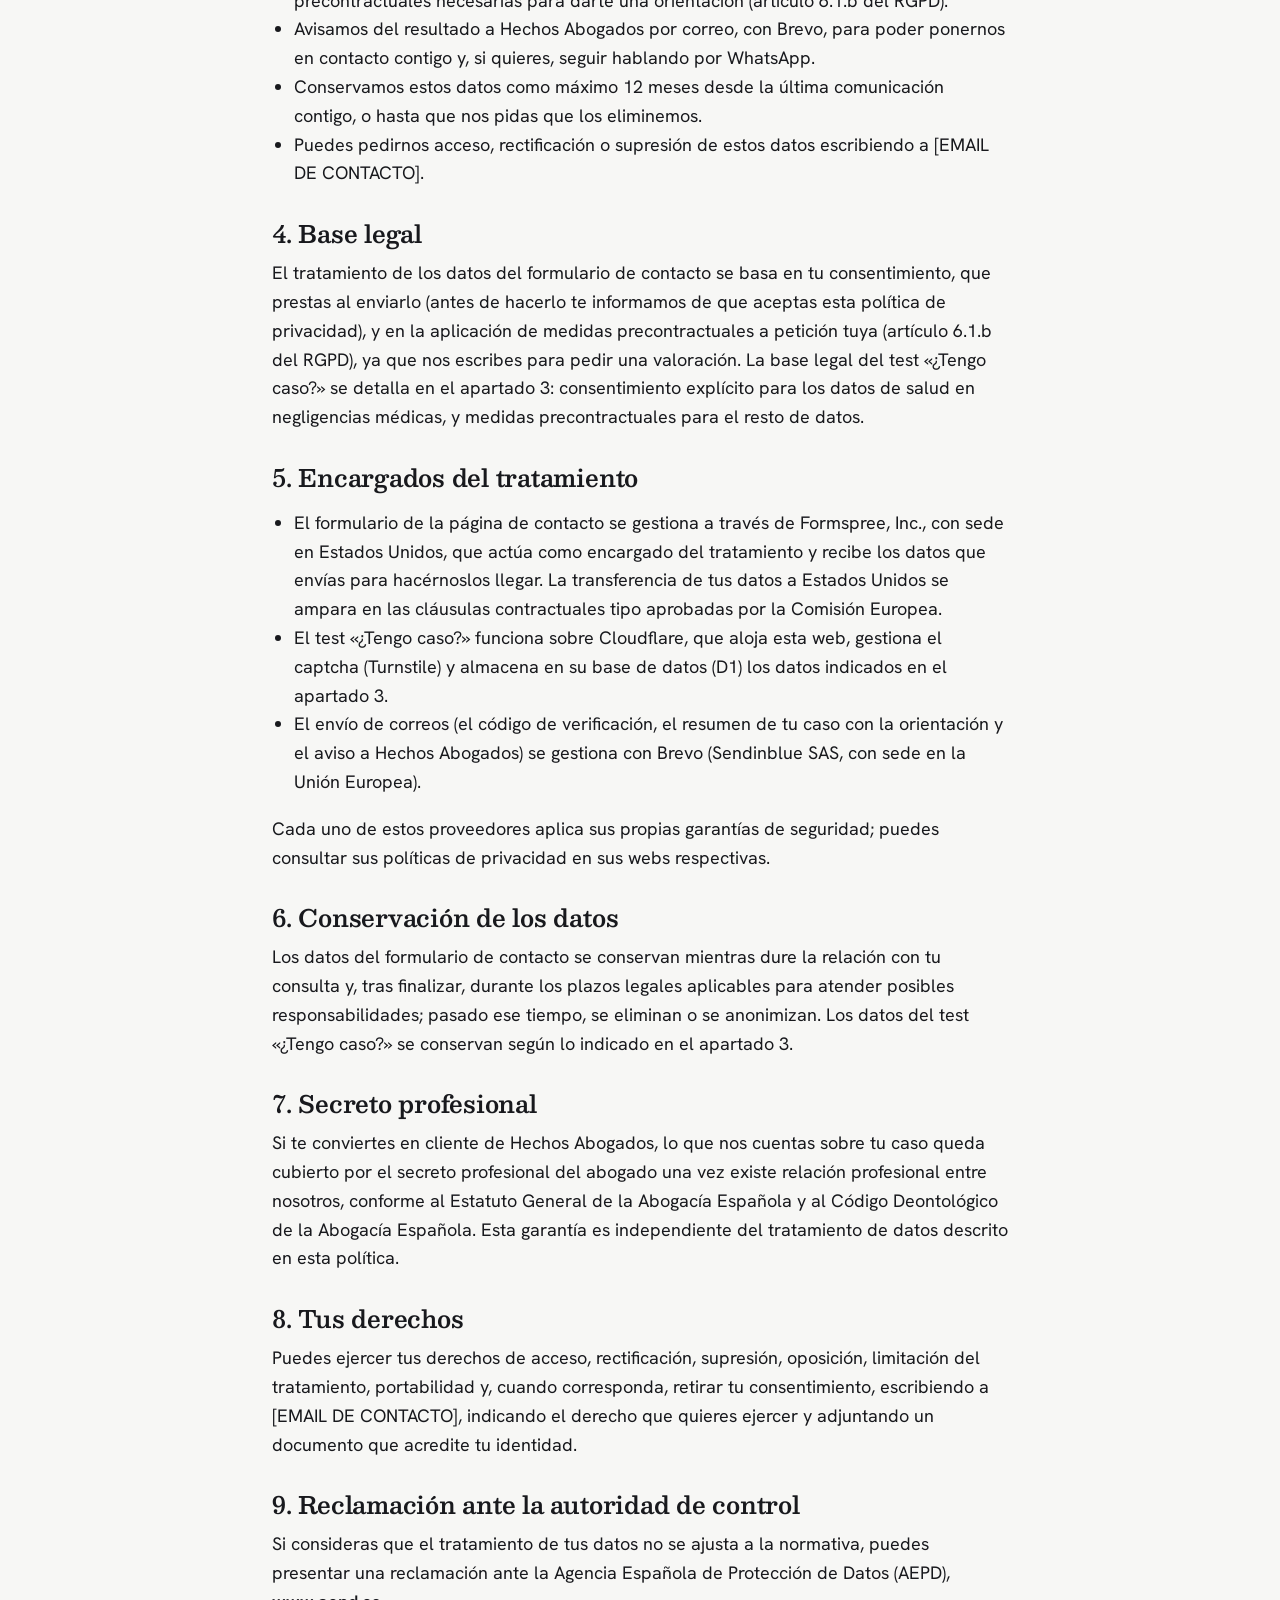
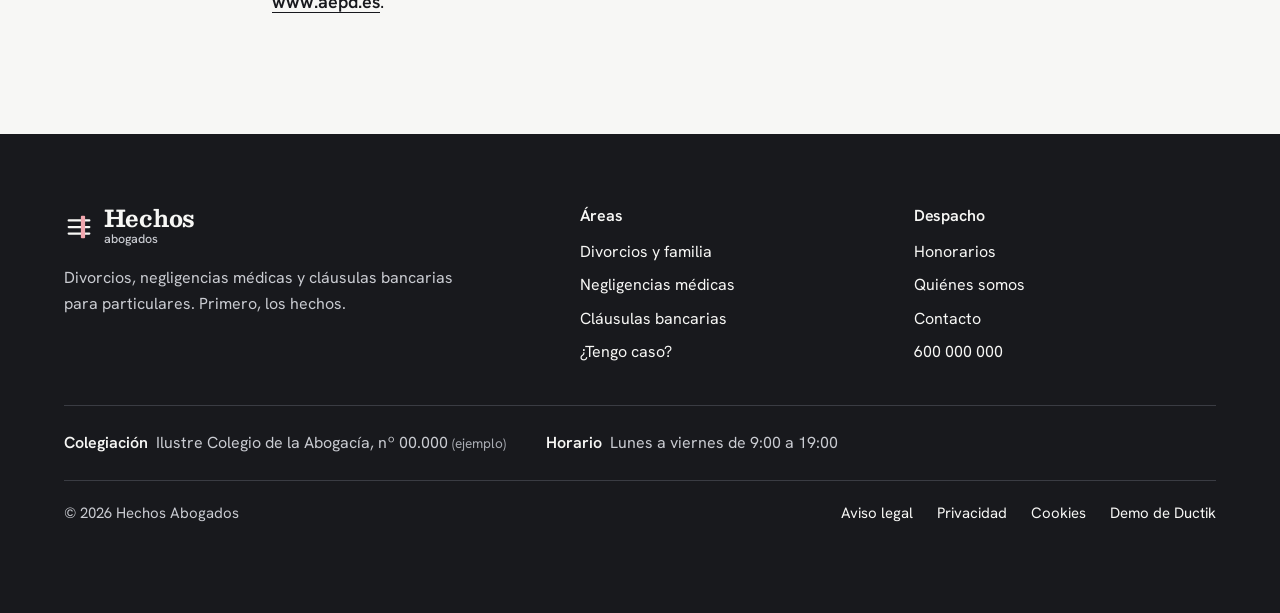
<file: privacidad.html>
<!DOCTYPE html>
<html lang="es">
<head>
  <meta charset="UTF-8">
  <meta name="viewport" content="width=device-width, initial-scale=1">
  <title>Privacidad | Hechos Abogados</title>
  <meta name="description" content="Qué datos recogemos al escribirnos o hacer el test «¿Tengo caso?», con qué finalidad los tratamos y cómo ejercer tus derechos de protección de datos.">
  <!-- Web de demostració: no s'indexa (PLA.md §Honestedat). -->
  <meta name="robots" content="noindex, nofollow">
  <meta name="theme-color" content="#F7F7F5">
  <link rel="icon" href="assets/favicon.svg" type="image/svg+xml">
  <link rel="preload" href="assets/fonts/besley-var.woff2" as="font" type="font/woff2" crossorigin>
  <link rel="preload" href="assets/fonts/hanken-grotesk-var.woff2" as="font" type="font/woff2" crossorigin>
  <link rel="stylesheet" href="css/styles.css">
  <script src="js/i18n.js"></script>
</head>
<body>
  <a class="salta" href="#contenido">Saltar al contenido</a>

  <header class="cap">
    <div class="wrap cap-in">
      <a class="marca" href="index.html" aria-label="Hechos Abogados, inicio">
        <svg viewBox="0 0 32 32" aria-hidden="true"><path d="M5 9h22M5 16h22M5 23h22" stroke="currentColor" stroke-width="2.4" stroke-linecap="round"/><rect x="18" y="4" width="4.5" height="24" rx="1" fill="#A3192D"/></svg>
        <span>Hechos<small>abogados</small></span>
      </a>
      <nav class="nav" id="nav" aria-label="Principal">
        <a href="divorcios.html">Divorcios</a>
        <a href="negligencias-medicas.html">Negligencias</a>
        <a href="clausulas-bancarias.html">Cláusulas</a>
        <a href="honorarios.html">Honorarios</a>
        <a href="despacho.html">Despacho</a>
        <a href="contacto.html">Contacto</a>
      </nav>
      <!-- Desplegable d'idioma (plantilla: <skill web-demo>/assets/i18n/tria-idioma.html).
           NOMÉS existeix si el JS ha arrencat: js/i18n.js posa `te-js` a
           l'<html> des del <head>. -->
      <div class="tria-idioma" data-idioma-tria>
        <button class="tria-idioma-boto" type="button" data-idioma-boto
                aria-expanded="false" aria-haspopup="true"
                aria-label="Idioma de la página">
          <svg viewBox="0 0 24 24" aria-hidden="true" focusable="false"><path d="M12 2C6.48 2 2 6.48 2 12s4.48 10 10 10 10-4.48 10-10S17.52 2 12 2Zm6.93 6h-2.95a15.65 15.65 0 0 0-1.38-3.56A8.03 8.03 0 0 1 18.92 8ZM12 4.04c.83 1.2 1.48 2.53 1.91 3.96h-3.82c.43-1.43 1.08-2.76 1.91-3.96ZM4.26 14a7.85 7.85 0 0 1 0-4h3.38a16.6 16.6 0 0 0-.14 2c0 .68.06 1.34.14 2Zm.82 2h2.95c.32 1.25.78 2.45 1.38 3.56A7.99 7.99 0 0 1 5.08 16Zm2.95-8H5.08a7.99 7.99 0 0 1 4.33-3.56A15.65 15.65 0 0 0 8.03 8ZM12 19.96c-.83-1.2-1.48-2.53-1.91-3.96h3.82c-.43 1.43-1.08 2.76-1.91 3.96ZM14.34 14H9.66c-.09-.66-.16-1.32-.16-2 0-.68.07-1.35.16-2h4.68c.09.65.16 1.32.16 2 0 .68-.07 1.34-.16 2Zm.25 5.56c.6-1.11 1.06-2.31 1.38-3.56h2.95a8.03 8.03 0 0 1-4.33 3.56ZM16.36 14c.08-.66.14-1.32.14-2 0-.68-.06-1.34-.14-2h3.38a7.85 7.85 0 0 1 0 4Z"/></svg>
          <span data-idioma-actual data-sense-traduir>ES</span>
          <svg class="tria-idioma-punta" viewBox="0 0 24 24" aria-hidden="true" focusable="false"><path d="M12 15 6 9h12z"/></svg>
        </button>
        <ul class="tria-idioma-menu" data-idioma-menu data-sense-traduir hidden>
          <li><button type="button" data-idioma-opcio="ca" lang="ca">Català</button></li>
          <li><button type="button" data-idioma-opcio="es" lang="es">Castellano</button></li>
          <li><button type="button" data-idioma-opcio="en" lang="en">English</button></li>
        </ul>
      </div>
      <a class="cap-tel" href="tel:+34600000000">600 000 000</a>
      <a class="btn btn-principal" href="tengo-caso.html">¿Tengo caso?</a>
      <button class="nav-obre" type="button" aria-expanded="false" aria-controls="nav"><span></span><span class="visually-hidden">Menú</span></button>
    </div>
  </header>

  <main id="contenido">

    <section class="hero hero-compacte">
      <div class="wrap hero-in">
        <span class="cinta" aria-hidden="true"></span>
        <h1>Privacidad</h1>
        <p class="hero-sub">Qué datos recogemos cuando escribes o haces el test «¿Tengo caso?», con qué finalidad los tratamos y cómo ejercer tus derechos.</p>
      </div>
    </section>

    <section class="seccio">
      <div class="wrap legal">

        <h2>1. Responsable del tratamiento</h2>
        <ul>
          <li>Razón social: [RAZÓN SOCIAL].</li>
          <li>NIF: [NIF].</li>
          <li>Domicilio: [DOMICILIO].</li>
          <li>Correo electrónico de contacto: [EMAIL DE CONTACTO].</li>
        </ul>

        <h2>2. Formulario de contacto</h2>
        <p>A través del formulario de la página de contacto recogemos los siguientes datos: nombre, correo electrónico, teléfono (opcional), área de tu consulta (divorcios y familia, negligencias médicas o cláusulas bancarias) y el mensaje que escribas. Los usamos únicamente para responderte y valorar tu consulta.</p>

        <h2>3. Test «¿Tengo caso?»</h2>
        <p>Si haces el test «¿Tengo caso?», el tratamiento de tus datos es distinto al del formulario de contacto:</p>
        <ul>
          <li>El test te hace unas preguntas sobre tu situación según el área que elijas (divorcio, negligencia médica o hipoteca/tarjeta). Al final te pedimos tu correo electrónico.</li>
          <li>Al escribir tu correo, te enviamos un código de verificación gestionado con Brevo (Sendinblue SAS, con sede en la Unión Europea). El código se guarda cifrado (hash) como máximo 10 minutos y después deja de ser válido; tu correo se usa para enviarte ese código y, una vez verificado, un correo con el resumen de tu caso y la orientación.</li>
          <li>Para comprobar que quien rellena el test no es un robot, usamos Cloudflare Turnstile, que puede tratar datos técnicos como tu dirección IP.</li>
          <li>Una vez verificas el código, guardamos tu correo, el área elegida, tus respuestas a las preguntas de esa área, la orientación resultante y los honorarios orientativos en una base de datos alojada en Cloudflare (D1), para poder hacerte seguimiento.</li>
          <li>Si el área es negligencias médicas, algunas de tus respuestas (dónde te atendieron, qué consecuencias ha tenido) son datos relativos a la salud (artículo 9 del RGPD). Su base legal es tu consentimiento explícito (artículo 9.2.a del RGPD), que nos das al marcar la casilla de consentimiento antes de enviar tus respuestas. Puedes retirar este consentimiento en cualquier momento escribiendo a [EMAIL DE CONTACTO]; si no marcas la casilla, nuestro servidor no guarda ninguna de tus respuestas.</li>
          <li>El resto de datos del test se tratan para aplicar, a petición tuya, las medidas precontractuales necesarias para darte una orientación (artículo 6.1.b del RGPD).</li>
          <li>Avisamos del resultado a Hechos Abogados por correo, con Brevo, para poder ponernos en contacto contigo y, si quieres, seguir hablando por WhatsApp.</li>
          <li>Conservamos estos datos como máximo 12 meses desde la última comunicación contigo, o hasta que nos pidas que los eliminemos.</li>
          <li>Puedes pedirnos acceso, rectificación o supresión de estos datos escribiendo a [EMAIL DE CONTACTO].</li>
        </ul>

        <h2>4. Base legal</h2>
        <p>El tratamiento de los datos del formulario de contacto se basa en tu consentimiento, que prestas al enviarlo (antes de hacerlo te informamos de que aceptas esta política de privacidad), y en la aplicación de medidas precontractuales a petición tuya (artículo 6.1.b del RGPD), ya que nos escribes para pedir una valoración. La base legal del test «¿Tengo caso?» se detalla en el apartado 3: consentimiento explícito para los datos de salud en negligencias médicas, y medidas precontractuales para el resto de datos.</p>

        <h2>5. Encargados del tratamiento</h2>
        <ul>
          <li>El formulario de la página de contacto se gestiona a través de Formspree, Inc., con sede en Estados Unidos, que actúa como encargado del tratamiento y recibe los datos que envías para hacérnoslos llegar. La transferencia de tus datos a Estados Unidos se ampara en las cláusulas contractuales tipo aprobadas por la Comisión Europea.</li>
          <li>El test «¿Tengo caso?» funciona sobre Cloudflare, que aloja esta web, gestiona el captcha (Turnstile) y almacena en su base de datos (D1) los datos indicados en el apartado 3.</li>
          <li>El envío de correos (el código de verificación, el resumen de tu caso con la orientación y el aviso a Hechos Abogados) se gestiona con Brevo (Sendinblue SAS, con sede en la Unión Europea).</li>
        </ul>
        <p>Cada uno de estos proveedores aplica sus propias garantías de seguridad; puedes consultar sus políticas de privacidad en sus webs respectivas.</p>

        <h2>6. Conservación de los datos</h2>
        <p>Los datos del formulario de contacto se conservan mientras dure la relación con tu consulta y, tras finalizar, durante los plazos legales aplicables para atender posibles responsabilidades; pasado ese tiempo, se eliminan o se anonimizan. Los datos del test «¿Tengo caso?» se conservan según lo indicado en el apartado 3.</p>

        <h2>7. Secreto profesional</h2>
        <p>Si te conviertes en cliente de Hechos Abogados, lo que nos cuentas sobre tu caso queda cubierto por el secreto profesional del abogado una vez existe relación profesional entre nosotros, conforme al Estatuto General de la Abogacía Española y al Código Deontológico de la Abogacía Española. Esta garantía es independiente del tratamiento de datos descrito en esta política.</p>

        <h2>8. Tus derechos</h2>
        <p>Puedes ejercer tus derechos de acceso, rectificación, supresión, oposición, limitación del tratamiento, portabilidad y, cuando corresponda, retirar tu consentimiento, escribiendo a [EMAIL DE CONTACTO], indicando el derecho que quieres ejercer y adjuntando un documento que acredite tu identidad.</p>

        <h2>9. Reclamación ante la autoridad de control</h2>
        <p>Si consideras que el tratamiento de tus datos no se ajusta a la normativa, puedes presentar una reclamación ante la Agencia Española de Protección de Datos (AEPD), <a class="enllac" href="https://www.aepd.es" target="_blank" rel="noopener">www.aepd.es</a>.</p>

      </div>
    </section>

  </main>

  <footer class="peu">
    <div class="wrap">
      <div class="peu-dalt">
        <div>
          <a class="marca" href="index.html" aria-label="Hechos Abogados, inicio">
            <svg viewBox="0 0 32 32" aria-hidden="true"><path d="M5 9h22M5 16h22M5 23h22" stroke="currentColor" stroke-width="2.4" stroke-linecap="round"/><rect x="18" y="4" width="4.5" height="24" rx="1" fill="#F2A7AF"/></svg>
            <span>Hechos<small>abogados</small></span>
          </a>
          <p>Divorcios, negligencias médicas y cláusulas bancarias para particulares. Primero, los hechos.</p>
        </div>
        <div>
          <h2>Áreas</h2>
          <ul>
            <li><a href="divorcios.html">Divorcios y familia</a></li>
            <li><a href="negligencias-medicas.html">Negligencias médicas</a></li>
            <li><a href="clausulas-bancarias.html">Cláusulas bancarias</a></li>
            <li><a href="tengo-caso.html">¿Tengo caso?</a></li>
          </ul>
        </div>
        <div>
          <h2>Despacho</h2>
          <ul>
            <li><a href="honorarios.html">Honorarios</a></li>
            <li><a href="despacho.html">Quiénes somos</a></li>
            <li><a href="contacto.html">Contacto</a></li>
            <li><a href="tel:+34600000000">600 000 000</a></li>
          </ul>
        </div>
      </div>
      <dl class="peu-dades">
        <div><dt>Colegiación</dt><dd>Ilustre Colegio de la Abogacía, nº 00.000 <span class="ex">(ejemplo)</span></dd></div>
        <div><dt>Horario</dt><dd>Lunes a viernes de 9:00 a 19:00</dd></div>
      </dl>
      <div class="peu-baix">
        <span>© 2026 Hechos Abogados</span>
        <a href="aviso-legal.html">Aviso legal</a>
        <a href="privacidad.html" aria-current="page">Privacidad</a>
        <a href="cookies.html">Cookies</a>
        <a class="peu-ductik" href="https://ductik.com/">Demo de Ductik</a>
      </div>
    </div>
  </footer>

  <a class="wa-flota" href="tengo-caso.html" aria-label="Cuéntanos tu caso y seguimos por WhatsApp">
    <svg viewBox="0 0 24 24" aria-hidden="true"><path fill="currentColor" d="M12 2a10 10 0 0 0-8.6 15.1L2 22l5-1.3A10 10 0 1 0 12 2Zm0 18.2a8.2 8.2 0 0 1-4.2-1.2l-.3-.2-3 .8.8-2.9-.2-.3A8.2 8.2 0 1 1 12 20.2Zm4.5-6.1c-.2-.1-1.5-.7-1.7-.8s-.4-.1-.6.1-.7.8-.8 1-.3.2-.5.1a6.7 6.7 0 0 1-3.3-2.9c-.3-.4.3-.4.7-1.3a.5.5 0 0 0 0-.5l-.8-1.9c-.2-.5-.4-.4-.6-.4h-.5a1 1 0 0 0-.7.3 3 3 0 0 0-.9 2.2 5.2 5.2 0 0 0 1.1 2.8 11.9 11.9 0 0 0 4.6 4c1.7.7 2.4.8 3.2.7a2.8 2.8 0 0 0 1.8-1.3 2.3 2.3 0 0 0 .2-1.3c-.1-.1-.3-.2-.5-.3Z"/></svg>
    <span>Cuéntanos tu caso</span>
  </a>

  <script src="js/traduccions.js" defer></script>
  <script src="js/main.js" defer></script>
</body>
</html>
</file>
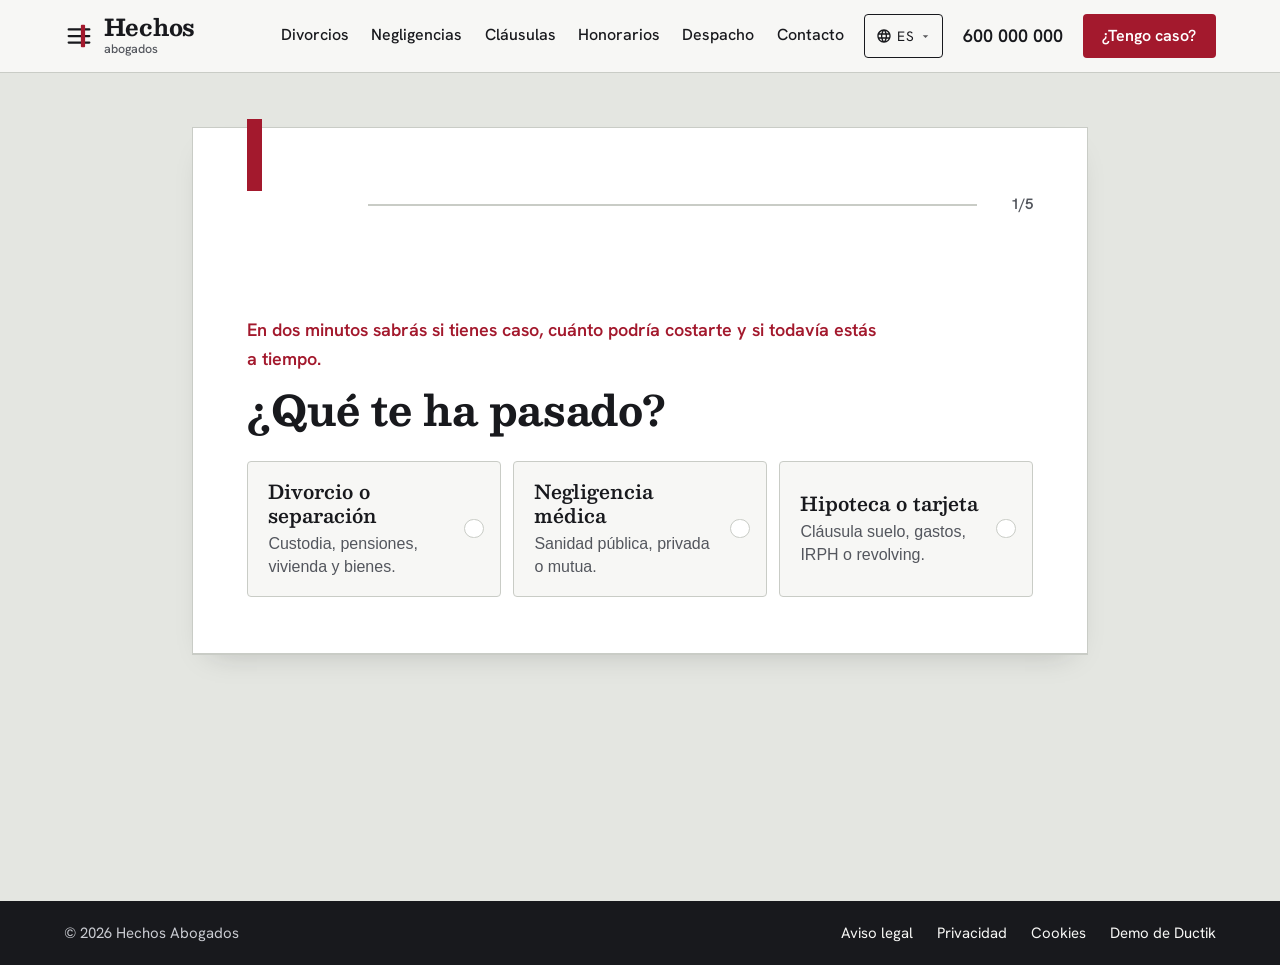
<file: tengo-caso.html>
<!DOCTYPE html>
<html lang="es">
<head>
  <meta charset="UTF-8">
  <meta name="viewport" content="width=device-width, initial-scale=1">
  <title>¿Tengo caso? Compruébalo en 2 minutos | Hechos Abogados</title>
  <meta name="description" content="Responde unas preguntas sobre tu caso (divorcio, negligencia médica o cláusulas bancarias) y recibe una orientación gratuita en tu correo.">
  <meta property="og:type" content="website">
  <meta property="og:title" content="¿Tengo caso? Compruébalo en 2 minutos | Hechos Abogados">
  <meta property="og:description" content="Responde unas preguntas sobre tu caso (divorcio, negligencia médica o cláusulas bancarias) y recibe una orientación gratuita en tu correo.">
  <meta property="og:image" content="https://hechos-abogados.pages.dev/assets/img/hero.jpg">
  <meta name="twitter:card" content="summary_large_image">
  <!-- Web de demostració: no s'indexa (PLA.md §Honestedat). -->
  <meta name="robots" content="noindex, nofollow">
  <meta name="theme-color" content="#F7F7F5">
  <link rel="icon" href="assets/favicon.svg" type="image/svg+xml">
  <link rel="preload" href="assets/fonts/besley-var.woff2" as="font" type="font/woff2" crossorigin>
  <link rel="preload" href="assets/fonts/hanken-grotesk-var.woff2" as="font" type="font/woff2" crossorigin>
  <link rel="stylesheet" href="css/styles.css">
  <link rel="stylesheet" href="css/calculadora.css">
  <script src="js/i18n.js"></script>
</head>
<body>
  <a class="salta" href="#contenido">Saltar al contenido</a>

  <header class="cap">
    <div class="wrap cap-in">
      <a class="marca" href="index.html" aria-label="Hechos Abogados, inicio">
        <svg viewBox="0 0 32 32" aria-hidden="true"><path d="M5 9h22M5 16h22M5 23h22" stroke="currentColor" stroke-width="2.4" stroke-linecap="round"/><rect x="18" y="4" width="4.5" height="24" rx="1" fill="#A3192D"/></svg>
        <span>Hechos<small>abogados</small></span>
      </a>
      <nav class="nav" id="nav" aria-label="Principal">
        <a href="divorcios.html">Divorcios</a>
        <a href="negligencias-medicas.html">Negligencias</a>
        <a href="clausulas-bancarias.html">Cláusulas</a>
        <a href="honorarios.html">Honorarios</a>
        <a href="despacho.html">Despacho</a>
        <a href="contacto.html">Contacto</a>
      </nav>
      <!-- Desplegable d'idioma (plantilla: <skill web-demo>/assets/i18n/tria-idioma.html).
           NOMÉS existeix si el JS ha arrencat: js/i18n.js posa `te-js` a
           l'<html> des del <head>. -->
      <div class="tria-idioma" data-idioma-tria>
        <button class="tria-idioma-boto" type="button" data-idioma-boto
                aria-expanded="false" aria-haspopup="true"
                aria-label="Idioma de la página">
          <svg viewBox="0 0 24 24" aria-hidden="true" focusable="false"><path d="M12 2C6.48 2 2 6.48 2 12s4.48 10 10 10 10-4.48 10-10S17.52 2 12 2Zm6.93 6h-2.95a15.65 15.65 0 0 0-1.38-3.56A8.03 8.03 0 0 1 18.92 8ZM12 4.04c.83 1.2 1.48 2.53 1.91 3.96h-3.82c.43-1.43 1.08-2.76 1.91-3.96ZM4.26 14a7.85 7.85 0 0 1 0-4h3.38a16.6 16.6 0 0 0-.14 2c0 .68.06 1.34.14 2Zm.82 2h2.95c.32 1.25.78 2.45 1.38 3.56A7.99 7.99 0 0 1 5.08 16Zm2.95-8H5.08a7.99 7.99 0 0 1 4.33-3.56A15.65 15.65 0 0 0 8.03 8ZM12 19.96c-.83-1.2-1.48-2.53-1.91-3.96h3.82c-.43 1.43-1.08 2.76-1.91 3.96ZM14.34 14H9.66c-.09-.66-.16-1.32-.16-2 0-.68.07-1.35.16-2h4.68c.09.65.16 1.32.16 2 0 .68-.07 1.34-.16 2Zm.25 5.56c.6-1.11 1.06-2.31 1.38-3.56h2.95a8.03 8.03 0 0 1-4.33 3.56ZM16.36 14c.08-.66.14-1.32.14-2 0-.68-.06-1.34-.14-2h3.38a7.85 7.85 0 0 1 0 4Z"/></svg>
          <span data-idioma-actual data-sense-traduir>ES</span>
          <svg class="tria-idioma-punta" viewBox="0 0 24 24" aria-hidden="true" focusable="false"><path d="M12 15 6 9h12z"/></svg>
        </button>
        <ul class="tria-idioma-menu" data-idioma-menu data-sense-traduir hidden>
          <li><button type="button" data-idioma-opcio="ca" lang="ca">Català</button></li>
          <li><button type="button" data-idioma-opcio="es" lang="es">Castellano</button></li>
          <li><button type="button" data-idioma-opcio="en" lang="en">English</button></li>
        </ul>
      </div>
      <a class="cap-tel" href="tel:+34600000000">600 000 000</a>
      <a class="btn btn-principal" href="tengo-caso.html">¿Tengo caso?</a>
      <button class="nav-obre" type="button" aria-expanded="false" aria-controls="nav"><span></span><span class="visually-hidden">Menú</span></button>
    </div>
  </header>

  <main id="contenido" class="calc">
    <div class="wrap calc-in">
      <div class="calc-folio" id="calc">
        <span class="calc-cinta" aria-hidden="true"></span>
        <div class="calc-cap">
          <button class="calc-enrere" type="button" data-calc-enrere hidden>
            <svg viewBox="0 0 24 24" aria-hidden="true"><path d="M15 5l-7 7 7 7" fill="none" stroke="currentColor" stroke-width="2"/></svg>
            Atrás
          </button>
          <div class="calc-progres" role="progressbar" aria-label="Progreso" aria-valuemin="0" aria-valuemax="5" aria-valuenow="0"><i></i></div>
          <p class="calc-comptador" aria-hidden="true"><span data-calc-num>1</span>/5</p>
        </div>
        <ul class="calc-resum" data-calc-resum aria-label="Tus respuestas"></ul>

        <!-- 1. Àrea -->
        <section class="calc-pas" data-pas="area" aria-labelledby="p-area">
          <p class="calc-intro">En dos minutos sabrás si tienes caso, cuánto podría costarte y si todavía estás a tiempo.</p>
          <h1 id="p-area" tabindex="-1">¿Qué te ha pasado?</h1>
          <div class="calc-ops">
            <button class="calc-op" type="button" data-valor="divorcio"><span class="calc-op-nom">Divorcio o separación</span><span class="calc-op-desc">Custodia, pensiones, vivienda y bienes.</span></button>
            <button class="calc-op" type="button" data-valor="negligencia"><span class="calc-op-nom">Negligencia médica</span><span class="calc-op-desc">Sanidad pública, privada o mutua.</span></button>
            <button class="calc-op" type="button" data-valor="clausulas"><span class="calc-op-nom">Hipoteca o tarjeta</span><span class="calc-op-desc">Cláusula suelo, gastos, IRPH o revolving.</span></button>
          </div>
        </section>

        <!-- Divorci -->
        <section class="calc-pas" data-pas="acuerdo" aria-labelledby="p-acuerdo" hidden>
          <h2 id="p-acuerdo" tabindex="-1">¿Estáis de acuerdo?</h2>
          <div class="calc-ops">
            <button class="calc-op" type="button" data-valor="todo"><span class="calc-op-nom">En todo</span></button>
            <button class="calc-op" type="button" data-valor="parte"><span class="calc-op-nom">En parte</span></button>
            <button class="calc-op" type="button" data-valor="no"><span class="calc-op-nom">No</span></button>
          </div>
        </section>
        <section class="calc-pas" data-pas="hijos" aria-labelledby="p-hijos" hidden>
          <h2 id="p-hijos" tabindex="-1">¿Hay hijos menores?</h2>
          <div class="calc-ops">
            <button class="calc-op" type="button" data-valor="si"><span class="calc-op-nom">Sí</span></button>
            <button class="calc-op" type="button" data-valor="no"><span class="calc-op-nom">No</span></button>
          </div>
        </section>
        <section class="calc-pas" data-pas="bienes" aria-labelledby="p-bienes" hidden>
          <h2 id="p-bienes" tabindex="-1">¿Tenéis vivienda o bienes en común?</h2>
          <div class="calc-ops">
            <button class="calc-op" type="button" data-valor="si"><span class="calc-op-nom">Sí</span></button>
            <button class="calc-op" type="button" data-valor="no"><span class="calc-op-nom">No</span></button>
          </div>
        </section>
        <section class="calc-pas" data-pas="cuando" aria-labelledby="p-cuando" hidden>
          <h2 id="p-cuando" tabindex="-1">¿Cuándo quieres empezar?</h2>
          <div class="calc-ops">
            <button class="calc-op" type="button" data-valor="ya"><span class="calc-op-nom">Lo antes posible</span></button>
            <button class="calc-op" type="button" data-valor="meses"><span class="calc-op-nom">En los próximos meses</span></button>
            <button class="calc-op" type="button" data-valor="informando"><span class="calc-op-nom">Solo me estoy informando</span></button>
          </div>
        </section>

        <!-- Negligència -->
        <section class="calc-pas" data-pas="donde" aria-labelledby="p-donde" hidden>
          <h2 id="p-donde" tabindex="-1">¿Dónde te atendieron?</h2>
          <div class="calc-ops">
            <button class="calc-op" type="button" data-valor="publica"><span class="calc-op-nom">Sanidad pública</span><span class="calc-op-desc">Hospital o centro de salud público.</span></button>
            <button class="calc-op" type="button" data-valor="privada"><span class="calc-op-nom">Privada o mutua</span><span class="calc-op-desc">Clínica privada o seguro médico.</span></button>
          </div>
        </section>
        <section class="calc-pas" data-pas="fecha" aria-labelledby="p-fecha" hidden>
          <h2 id="p-fecha" tabindex="-1">¿Cuándo pasó?</h2>
          <p class="calc-ajuda">Si te quedaron secuelas, cuenta desde que te dieron el alta o se estabilizaron.</p>
          <div class="calc-ops">
            <button class="calc-op" type="button" data-valor="menos1"><span class="calc-op-nom">Menos de 1 año</span></button>
            <button class="calc-op" type="button" data-valor="1a5"><span class="calc-op-nom">Entre 1 y 5 años</span></button>
            <button class="calc-op" type="button" data-valor="mas5"><span class="calc-op-nom">Más de 5 años</span></button>
          </div>
        </section>
        <section class="calc-pas" data-pas="secuelas" aria-labelledby="p-secuelas" hidden>
          <h2 id="p-secuelas" tabindex="-1">¿Qué consecuencias ha tenido?</h2>
          <div class="calc-ops">
            <button class="calc-op" type="button" data-valor="duran"><span class="calc-op-nom">Secuelas que duran</span></button>
            <button class="calc-op" type="button" data-valor="temporales"><span class="calc-op-nom">Temporales, ya recuperado</span></button>
            <button class="calc-op" type="button" data-valor="fallecimiento"><span class="calc-op-nom">Fallecimiento de un familiar</span></button>
          </div>
        </section>
        <section class="calc-pas" data-pas="informes" aria-labelledby="p-informes" hidden>
          <h2 id="p-informes" tabindex="-1">¿Tienes informes o historia clínica?</h2>
          <div class="calc-ops">
            <button class="calc-op" type="button" data-valor="si"><span class="calc-op-nom">Sí</span></button>
            <button class="calc-op" type="button" data-valor="parte"><span class="calc-op-nom">En parte</span></button>
            <button class="calc-op" type="button" data-valor="no"><span class="calc-op-nom">No</span></button>
          </div>
        </section>

        <!-- Clàusules -->
        <section class="calc-pas" data-pas="tipo" aria-labelledby="p-tipo" hidden>
          <h2 id="p-tipo" tabindex="-1">¿Qué te preocupa?</h2>
          <div class="calc-ops calc-ops-dues">
            <button class="calc-op" type="button" data-valor="suelo"><span class="calc-op-nom">Cláusula suelo</span><span class="calc-op-desc">El interés no bajaba aunque bajara el euríbor.</span></button>
            <button class="calc-op" type="button" data-valor="gastos"><span class="calc-op-nom">Gastos de la hipoteca</span><span class="calc-op-desc">Notaría, registro, gestoría y tasación al firmar.</span></button>
            <button class="calc-op" type="button" data-valor="irph"><span class="calc-op-nom">IRPH</span><span class="calc-op-desc">Tu hipoteca no va con el euríbor, sino con el IRPH.</span></button>
            <button class="calc-op" type="button" data-valor="revolving"><span class="calc-op-nom">Tarjeta revolving</span><span class="calc-op-desc">Pagas cada mes y la deuda casi no baja.</span></button>
          </div>
        </section>
        <section class="calc-pas" data-pas="importe" aria-labelledby="p-importe" hidden>
          <h2 id="p-importe" tabindex="-1"><span data-escala="hipoteca">¿Cuál es el capital de tu hipoteca?</span><span data-escala="tarjeta" hidden>¿Cuánto llevas gastado en total con la tarjeta?</span></h2>
          <p class="calc-ajuda">Mueve la barra. Una cifra aproximada es suficiente.</p>
          <div class="calc-slider">
            <output class="calc-xifra" for="calc-importe" aria-hidden="true" data-calc-importe-num>150.000 €</output>
            <input type="range" id="calc-importe" min="30000" max="400000" step="5000" value="150000" aria-label="Capital de la hipoteca">
            <div class="calc-slider-escala" aria-hidden="true"><span data-calc-min>30.000 €</span><span data-calc-max>400.000 €</span></div>
            <button class="btn btn-principal" type="button" data-calc-continua>Continuar</button>
          </div>
        </section>
        <section class="calc-pas" data-pas="firma" aria-labelledby="p-firma" hidden>
          <h2 id="p-firma" tabindex="-1">¿Cuándo la firmaste?</h2>
          <div class="calc-ops">
            <button class="calc-op" type="button" data-valor="antes2013"><span class="calc-op-nom">Antes de 2013</span></button>
            <button class="calc-op" type="button" data-valor="2013a2019"><span class="calc-op-nom">Entre 2013 y 2019</span></button>
            <button class="calc-op" type="button" data-valor="despues2019"><span class="calc-op-nom">Después de 2019</span></button>
          </div>
        </section>
        <section class="calc-pas" data-pas="reclamado" aria-labelledby="p-reclamado" hidden>
          <h2 id="p-reclamado" tabindex="-1">¿Ya reclamaste al banco?</h2>
          <div class="calc-ops">
            <button class="calc-op" type="button" data-valor="no"><span class="calc-op-nom">No</span></button>
            <button class="calc-op" type="button" data-valor="sinrespuesta"><span class="calc-op-nom">Sí, sin respuesta</span></button>
            <button class="calc-op" type="button" data-valor="denegado"><span class="calc-op-nom">Sí, y me dijeron que no</span></button>
          </div>
        </section>

        <!-- Correu + consentiment + captcha -->
        <section class="calc-pas" data-pas="correu" aria-labelledby="p-correu" hidden>
          <h2 id="p-correu" tabindex="-1">Casi está. ¿A qué correo te enviamos el resultado?</h2>
          <p class="calc-ajuda">Te mandamos un código para confirmar que el correo es tuyo. Después verás el resultado aquí mismo.</p>
          <form class="calc-form" data-calc-form-correu novalidate>
            <label for="calc-email">Correo electrónico</label>
            <div class="calc-fila">
              <input id="calc-email" name="email" type="email" autocomplete="email" inputmode="email" required>
              <button class="btn btn-principal" type="submit">Enviar código</button>
            </div>
            <label class="casella calc-consentiment">
              <input type="checkbox" name="consentimiento">
              <span data-consentiment="general">He leído y acepto que Hechos Abogados trate mis datos para responder a mi consulta. Ver la <a href="privacidad.html">política de privacidad</a>.</span>
              <span data-consentiment="salud" hidden>Doy mi consentimiento expreso para que Hechos Abogados trate los datos de salud que he indicado (consecuencias, informes clínicos) con el único fin de valorar mi caso. Puedo retirarlo cuando quiera. Ver la <a href="privacidad.html">política de privacidad</a>.</span>
            </label>
            <div class="calc-captcha" id="calc-turnstile"></div>
            <p class="calc-error" data-calc-error role="alert"></p>
          </form>
        </section>

        <!-- Codi -->
        <section class="calc-pas" data-pas="codi" aria-labelledby="p-codi" hidden>
          <h2 id="p-codi" tabindex="-1">Escribe el código</h2>
          <p class="calc-ajuda">Te hemos enviado un código de 6 cifras a <strong data-calc-correu></strong>. Caduca en 10 minutos.</p>
          <form class="calc-form" data-calc-form-codi novalidate>
            <fieldset class="calc-codi">
              <legend class="visually-hidden">Código de verificación de 6 cifras</legend>
              <input type="text" inputmode="numeric" autocomplete="one-time-code" maxlength="6" aria-label="Cifra 1">
              <input type="text" inputmode="numeric" maxlength="1" aria-label="Cifra 2">
              <input type="text" inputmode="numeric" maxlength="1" aria-label="Cifra 3">
              <input type="text" inputmode="numeric" maxlength="1" aria-label="Cifra 4">
              <input type="text" inputmode="numeric" maxlength="1" aria-label="Cifra 5">
              <input type="text" inputmode="numeric" maxlength="1" aria-label="Cifra 6">
            </fieldset>
            <p class="calc-error" data-calc-error role="alert"></p>
            <div class="calc-accions">
              <button class="calc-enllac" type="button" data-calc-reenvia disabled>¿No te ha llegado? Enviar otra vez</button>
              <button class="calc-enllac" type="button" data-calc-canvia-correu>Cambiar el correo</button>
            </div>
          </form>
        </section>

        <!-- Resultat: l'escrit -->
        <section class="calc-pas calc-resultat" data-pas="resultat" aria-labelledby="p-resultat" hidden>
          <p class="calc-intro">Aquí tienes tu resultado. Te lo hemos enviado también por correo.</p>
          <h2 id="p-resultat" tabindex="-1" class="escrit-titol">Tu caso: <span data-calc-area></span></h2>

          <div class="escrit-apartat">
            <h3>Hechos</h3>
            <ol class="escrit-fets" data-calc-fets></ol>
          </div>
          <div class="escrit-apartat">
            <h3>Lo que vemos</h3>
            <p class="escrit-veredicte" data-calc-orientacio></p>
            <p data-calc-explica></p>
            <div class="escrit-avisos" data-calc-avisos hidden></div>
          </div>
          <div class="escrit-apartat" data-calc-recupera-bloc hidden>
            <h3>Lo que podrías recuperar</h3>
            <p class="escrit-xifra" data-calc-recupera></p>
            <p class="nota">Cifra orientativa y redondeada. El importe exacto sale de tu contrato y de lo que has pagado.</p>
          </div>
          <div class="escrit-apartat">
            <h3>Plazo</h3>
            <p data-calc-plazo></p>
          </div>
          <div class="escrit-apartat">
            <h3>Honorarios orientativos</h3>
            <p data-calc-honoraris></p>
          </div>
          <p class="escrit-avis">Es una orientación, no un consejo legal: lo confirma un abogado leyendo tus papeles.</p>

          <div class="botons">
            <a class="btn btn-wa calc-wa" data-calc-wa href="#" target="_blank" rel="noopener">
              <svg viewBox="0 0 24 24" aria-hidden="true"><path fill="currentColor" d="M12 2a10 10 0 0 0-8.6 15.1L2 22l5-1.3A10 10 0 1 0 12 2Zm0 18.2a8.2 8.2 0 0 1-4.2-1.2l-.3-.2-3 .8.8-2.9-.2-.3A8.2 8.2 0 1 1 12 20.2Zm4.5-6.1c-.2-.1-1.5-.7-1.7-.8s-.4-.1-.6.1-.7.8-.8 1-.3.2-.5.1a6.7 6.7 0 0 1-3.3-2.9c-.3-.4.3-.4.7-1.3a.5.5 0 0 0 0-.5l-.8-1.9c-.2-.5-.4-.4-.6-.4h-.5a1 1 0 0 0-.7.3 3 3 0 0 0-.9 2.2 5.2 5.2 0 0 0 1.1 2.8 11.9 11.9 0 0 0 4.6 4c1.7.7 2.4.8 3.2.7a2.8 2.8 0 0 0 1.8-1.3 2.3 2.3 0 0 0 .2-1.3c-.1-.1-.3-.2-.5-.3Z"/></svg>
              Hablar por WhatsApp
            </a>
            <a class="btn btn-linia" href="tel:+34600000000">Llamar</a>
          </div>
          <p class="nota">Se abrirá WhatsApp con tu caso ya resumido. Solo tienes que enviarlo.</p>
          <div class="calc-accions">
            <a class="calc-enllac" href="contacto.html">Prefiero que me escribáis</a>
            <button class="calc-enllac" type="button" data-calc-reinicia>Hacer otro test</button>
          </div>
        </section>
      </div>
    </div>
  </main>

  <footer class="peu peu-mini">
    <div class="wrap">
      <div class="peu-baix">
        <span>© 2026 Hechos Abogados</span>
        <a href="aviso-legal.html">Aviso legal</a>
        <a href="privacidad.html">Privacidad</a>
        <a href="cookies.html">Cookies</a>
        <a class="peu-ductik" href="https://ductik.com/">Demo de Ductik</a>
      </div>
    </div>
  </footer>

  <script src="js/traduccions.js" defer></script>
  <script src="js/calculadora.js" defer></script>
  <script src="js/main.js" defer></script>
</body>
</html>
</file>
<file: css/styles.css>
/* =========================================================================
   HECHOS ABOGADOS — estils comuns (web demo, negoci inventat)
   Paleta «balduque sobre papel de oficio» (PLA.md): un sol accent, el
   vermell del balduc, i només on hi ha acció o un termini.
   ========================================================================= */

@font-face {
  font-family: 'Besley';
  src: url('../assets/fonts/besley-var.woff2') format('woff2');
  font-weight: 400 900;
  font-display: swap;
}
@font-face {
  font-family: 'Hanken Grotesk';
  src: url('../assets/fonts/hanken-grotesk-var.woff2') format('woff2');
  font-weight: 100 900;
  font-display: swap;
}

:root {
  --papel: #F7F7F5;
  --blanc: #FFFFFF;
  --lino: #E4E6E1;
  --toga: #18191D;
  --pizarra: #53565D;
  --balduque: #A3192D;
  --balduque-fosc: #80111F;
  --balduque-clar: #F2A7AF;
  --filete: #C9CCC6;
  --whatsapp: #1A7A43;

  --f-titol: 'Besley', Georgia, serif;
  --f-text: 'Hanken Grotesk', system-ui, sans-serif;

  --t-cos: 1.125rem;
  --t-petit: 0.9375rem;
  --t-h3: 1.4rem;
  --t-h2: clamp(1.9rem, 1.3rem + 2.2vw, 2.75rem);
  --t-h1: clamp(2.35rem, 1.4rem + 3.6vw, 3.75rem);

  --ample: 72rem;
  --gutter: clamp(1rem, 4vw, 2rem);
  --seccio: clamp(4rem, 3rem + 4vw, 7rem);
  --radi: 4px;
  --cap-alt: 4.5rem;
}

*, *::before, *::after { box-sizing: border-box; }
html { -webkit-text-size-adjust: 100%; scroll-padding-top: calc(var(--cap-alt) + 1rem); }
body {
  margin: 0;
  background: var(--papel);
  color: var(--toga);
  font-family: var(--f-text);
  font-size: var(--t-cos);
  line-height: 1.6;
  font-variant-numeric: tabular-nums;
}
img { display: block; max-width: 100%; height: auto; }
a { color: inherit; }
p { margin: 0 0 1em; }
h1, h2, h3 {
  font-family: var(--f-titol);
  font-weight: 600;
  line-height: 1.12;
  margin: 0 0 0.5em;
  text-wrap: balance;
  letter-spacing: -0.01em;
}
h1 { font-size: var(--t-h1); font-weight: 700; }
h2 { font-size: var(--t-h2); }
h3 { font-size: var(--t-h3); line-height: 1.25; }
ul { padding-left: 1.2em; }

:focus-visible { outline: 3px solid var(--balduque); outline-offset: 3px; border-radius: 2px; }
.visually-hidden {
  position: absolute; width: 1px; height: 1px; padding: 0; margin: -1px;
  overflow: hidden; clip: rect(0 0 0 0); white-space: nowrap; border: 0;
}
.salta { position: absolute; left: -999px; top: 0; z-index: 100; background: var(--toga); color: var(--papel); padding: 0.75rem 1rem; }
.salta:focus { left: 1rem; }

.wrap { width: min(100% - 2 * var(--gutter), var(--ample)); margin-inline: auto; }
.seccio { padding-block: var(--seccio); }
.seccio-lino { background: var(--lino); }
.seccio-fosca { background: var(--toga); color: var(--papel); }
.intro { max-width: 40rem; margin-bottom: clamp(2rem, 4vw, 3rem); }
.intro p { color: var(--pizarra); }
.seccio-fosca .intro p { color: #C9CBD1; }
.text { max-width: 38rem; }
.nota { font-size: var(--t-petit); color: var(--pizarra); }
.ex { font-size: 0.85em; color: var(--pizarra); font-style: normal; white-space: nowrap; }

/* ── Botons ─────────────────────────────────────────────────────────── */
.btn {
  display: inline-flex; align-items: center; justify-content: center; gap: 0.5rem;
  min-height: 3rem; padding: 0.75rem 1.4rem;
  border: 2px solid transparent; border-radius: var(--radi);
  font: 600 1rem/1.2 var(--f-text); text-decoration: none; cursor: pointer;
  transition: background-color .15s, border-color .15s, color .15s;
}
.btn-principal { background: var(--balduque); color: var(--blanc); }
.btn-principal:hover { background: var(--balduque-fosc); }
.btn-linia { border-color: currentColor; color: var(--toga); background: transparent; }
.btn-linia:hover { background: var(--toga); color: var(--papel); border-color: var(--toga); }
.btn-clar { border-color: var(--papel); color: var(--papel); background: transparent; }
.btn-clar:hover { background: var(--papel); color: var(--toga); }
.btn-wa { background: var(--whatsapp); color: var(--blanc); }
.btn-wa:hover { background: #135C32; }
.botons { display: flex; flex-wrap: wrap; gap: 0.75rem; align-items: center; }
.enllac { font-weight: 600; text-underline-offset: 0.2em; }

/* ── Capçalera ──────────────────────────────────────────────────────── */
.cap {
  position: sticky; top: 0; z-index: 50;
  background: var(--papel);
  border-bottom: 1px solid var(--filete);
}
.cap-in { display: flex; align-items: center; gap: 1.25rem; min-height: var(--cap-alt); }
.marca { display: inline-flex; align-items: center; gap: 0.6rem; text-decoration: none; margin-right: auto; }
.marca svg { width: 30px; height: 30px; flex: none; }
.marca span { font: 700 1.45rem/1 var(--f-titol); letter-spacing: -0.01em; }
.marca small { display: block; font: 500 0.78rem/1.3 var(--f-text); letter-spacing: 0.01em; color: var(--pizarra); margin-top: 0.15rem; }
.nav { display: flex; gap: 1.4rem; }
.nav a { text-decoration: none; font-weight: 500; font-size: 1rem; white-space: nowrap; padding-block: 0.4rem; border-bottom: 2px solid transparent; }
.nav a:hover, .nav a[aria-current="page"] { border-bottom-color: var(--balduque); }
.cap-tel { font-weight: 600; text-decoration: none; white-space: nowrap; }
.cap .btn { min-height: 2.75rem; padding: 0.55rem 1.1rem; }
.nav-obre { display: none; }

@media (max-width: 1080px) {
  .cap-tel { display: none; }
  .nav { gap: 1rem; }
}
@media (max-width: 900px) {
  .nav-obre {
    display: inline-flex; align-items: center; justify-content: center;
    width: 2.75rem; height: 2.75rem; border: 1px solid var(--filete); border-radius: var(--radi);
    background: transparent; cursor: pointer; order: 5;
  }
  .nav-obre > span:first-child, .nav-obre > span:first-child::before, .nav-obre > span:first-child::after {
    display: block; width: 18px; height: 2px; background: var(--toga); position: relative;
  }
  .nav-obre > span:first-child::before, .nav-obre > span:first-child::after { content: ''; position: absolute; left: 0; }
  .nav-obre > span:first-child::before { top: -6px; }
  .nav-obre > span:first-child::after { top: 6px; }
  .nav {
    display: none; position: absolute; top: 100%; left: 0; right: 0;
    flex-direction: column; gap: 0; padding: 0.5rem var(--gutter) 1.25rem;
    background: var(--papel); border-bottom: 1px solid var(--filete);
  }
  .nav.obert { display: flex; }
  .nav a { padding-block: 0.85rem; border-bottom: 1px solid var(--lino); }
  .nav a[aria-current="page"] { color: var(--balduque); border-bottom-color: var(--lino); }
}
@media (max-width: 520px) {
  .cap-in { gap: 0.5rem; }
  .marca small { display: none; }
  .cap .btn { padding-inline: 0.7rem; font-size: 0.9375rem; white-space: nowrap; }
}
@media (max-width: 420px) {
  .marca svg { display: none; }
  .marca span { font-size: 1.3rem; }
  /* En català i anglès el botó és més llarg: parteix en dues línies abans
     que amagar l'acció principal (lliçó de Trazo). */
  .cap .btn { white-space: normal; max-width: 7.4rem; line-height: 1.1; padding: 0.35rem 0.6rem; font-size: 0.875rem; }
}

/* ── Hero amb foto ──────────────────────────────────────────────────── */
.hero {
  position: relative; isolation: isolate; color: var(--papel);
  background: var(--toga);
  min-height: min(44rem, calc(100svh - var(--cap-alt)));
  display: flex; align-items: flex-end;
}
.hero::before {
  /* Vel calculat per a una foto blanca (pitjor cas): el text sobre el
     72 % de toga fa ≥ 7:1. */
  content: ''; position: absolute; inset: 0; z-index: -1;
  background: linear-gradient(90deg, rgba(24,25,29,.86) 0%, rgba(24,25,29,.72) 45%, rgba(24,25,29,.25) 100%);
}
/* Foto de capçalera opcional: <img class="hero-img"> com a primer fill; sense foto, color pla. */
.hero-img { position: absolute; inset: 0; z-index: -2; width: 100%; height: 100%; object-fit: cover; }
.hero-in { padding-block: clamp(3rem, 8vw, 6rem); }
.hero h1 { max-width: 15ch; margin-bottom: 0.35em; }
.hero-sub { max-width: 34rem; font-size: 1.2rem; color: #E4E5E8; }
.hero .botons { margin-top: 1.75rem; }
/* La cinta de balduc: es dibuixa un sol cop en carregar */
.cinta { display: block; height: 4px; width: min(22rem, 70%); background: var(--balduque); margin: 0 0 1.5rem; transform-origin: left; }
@media (prefers-reduced-motion: no-preference) {
  .cinta { animation: cinta 0.9s 0.2s cubic-bezier(.3,.7,.2,1) both; }
  @keyframes cinta { from { transform: scaleX(0); } to { transform: scaleX(1); } }
}
.hero-compacte { min-height: 0; }
.hero-compacte /* Foto de capçalera opcional: <img class="hero-img"> com a primer fill; sense foto, color pla. */
.hero-img { position: absolute; inset: 0; z-index: -2; width: 100%; height: 100%; object-fit: cover; }
.hero-in { padding-block: clamp(3.5rem, 8vw, 5.5rem) clamp(2.5rem, 5vw, 3.5rem); }
.hero-compacte h1 { max-width: 20ch; }
@media (max-width: 640px) {
  .hero::before { background: linear-gradient(0deg, rgba(24,25,29,.9) 0%, rgba(24,25,29,.78) 60%, rgba(24,25,29,.55) 100%); }
  .hero-sub { font-size: 1.075rem; }
  .hero .btn { flex: 1 1 100%; }
}

/* ── «¿Qué te ha pasado?» — accessos a l'eina ───────────────────────── */
.passat { background: var(--lino); padding-block: clamp(2.5rem, 5vw, 3.5rem); }
.passat h2 { font-size: 1.5rem; margin-bottom: 1.25rem; }
.passat-llista { list-style: none; padding: 0; margin: 0; display: grid; grid-template-columns: repeat(3, 1fr); gap: 1px; background: var(--filete); border: 1px solid var(--filete); }
.passat-llista a {
  display: flex; flex-direction: column; gap: 0.35rem; height: 100%;
  padding: 1.4rem 1.5rem; background: var(--papel); text-decoration: none;
  transition: background-color .15s;
}
.passat-llista a:hover { background: var(--blanc); }
.passat-llista a:hover .passat-frase { text-decoration: underline; text-decoration-color: var(--balduque); text-underline-offset: 0.2em; }
.passat-frase { font: 600 1.3rem/1.25 var(--f-titol); }
.passat-area { font-size: var(--t-petit); color: var(--pizarra); }
.passat-anar { margin-top: auto; padding-top: 0.6rem; font-weight: 600; font-size: var(--t-petit); color: var(--balduque); }
@media (max-width: 760px) { .passat-llista { grid-template-columns: 1fr; } }

/* ── Àrees: files alternes foto/text ────────────────────────────────── */
.arees { display: grid; gap: clamp(3rem, 6vw, 5rem); }
.area { display: grid; grid-template-columns: 1fr 1fr; gap: clamp(1.5rem, 4vw, 4rem); align-items: center; }
.area:nth-child(even) .area-foto { order: 2; }
.area-foto img { width: 100%; aspect-ratio: 4 / 3; object-fit: cover; border-radius: var(--radi); }
.area h3 { font-size: clamp(1.5rem, 1.2rem + 1vw, 2rem); }
.area ul { margin: 0 0 1.25rem; padding: 0; list-style: none; }
.area li { padding: 0.45rem 0; border-bottom: 1px solid var(--filete); }
.desde { font-weight: 600; margin-bottom: 1.25rem; }
.desde span { font-weight: 400; color: var(--pizarra); }
@media (max-width: 760px) {
  .area { grid-template-columns: 1fr; }
  .area:nth-child(even) .area-foto { order: 0; }
}

/* ── «El reloj corre» — línia de terminis ───────────────────────────── */
.rellotge { position: relative; list-style: none; margin: 0; padding: 2.75rem 0 0; display: grid; grid-template-columns: repeat(3, 1fr); gap: 2rem; }
.rellotge::before { content: ''; position: absolute; top: 0.9rem; left: 0; right: 0; height: 2px; background: #3A3C43; }
.rellotge li { position: relative; }
.rellotge li::before { content: ''; position: absolute; top: -2.25rem; left: 0; width: 14px; height: 14px; border-radius: 50%; background: var(--toga); border: 2px solid var(--balduque-clar); }
.termini { display: block; font: 700 clamp(1.8rem, 1.4rem + 1.4vw, 2.5rem)/1 var(--f-titol); color: var(--balduque-clar); margin-bottom: 0.4rem; }
.rellotge h3 { font-size: 1.15rem; margin-bottom: 0.4rem; color: var(--papel); }
.rellotge p { color: #C9CBD1; font-size: 1rem; }
.rellotge-peu { margin-top: 2.5rem; padding-top: 1.5rem; border-top: 1px solid #3A3C43; display: flex; flex-wrap: wrap; gap: 1rem 2rem; align-items: center; justify-content: space-between; }
.rellotge-peu p { margin: 0; color: #C9CBD1; max-width: 36rem; }
@media (max-width: 760px) {
  .rellotge { grid-template-columns: 1fr; padding: 0 0 0 2rem; }
  .rellotge::before { top: 0; bottom: 0; left: 6px; right: auto; width: 2px; height: auto; }
  .rellotge li::before { top: 0.35rem; left: -2rem; }
}

/* ── Honoraris (taula resum) ────────────────────────────────────────── */
.taula-wrap { overflow-x: auto; }
.honoraris { width: 100%; border-collapse: collapse; background: var(--blanc); border: 1px solid var(--filete); }
.honoraris caption { text-align: left; font-size: var(--t-petit); color: var(--pizarra); caption-side: bottom; padding-top: 0.75rem; }
.honoraris th, .honoraris td { text-align: left; vertical-align: top; padding: 1rem 1.25rem; border-bottom: 1px solid var(--filete); }
.honoraris thead th { font: 600 var(--t-petit)/1.3 var(--f-text); color: var(--pizarra); background: var(--papel); }
.honoraris tbody th { font: 600 1.15rem/1.3 var(--f-titol); width: 26%; }
.honoraris .xifra { font-weight: 600; white-space: nowrap; }
@media (max-width: 640px) {
  .honoraris, .honoraris tbody, .honoraris caption { display: block; }
  .honoraris caption { padding: 0.75rem 1rem 0.5rem; }
  .honoraris thead { display: none; }
  .honoraris tr { display: block; border-bottom: 1px solid var(--filete); padding: 0.75rem 0; }
  .honoraris th, .honoraris td, .honoraris tbody th { display: block; border: 0; padding: 0.3rem 1rem; width: auto; }
}

/* ── Passos (seqüència real: així es numeren els fets en un escrit) ─── */
.passos { list-style: none; margin: 0; padding: 0; display: grid; grid-template-columns: repeat(4, 1fr); gap: 2rem; counter-reset: pas; }
.passos li { border-top: 2px solid var(--toga); padding-top: 1rem; }
.ordinal { display: block; font: 600 1rem/1 var(--f-titol); color: var(--balduque); margin-bottom: 0.75rem; }
.passos h3 { font-size: 1.2rem; }
.passos p { color: var(--pizarra); font-size: 1rem; margin: 0; }
@media (max-width: 900px) { .passos { grid-template-columns: 1fr 1fr; } }
@media (max-width: 560px) { .passos { grid-template-columns: 1fr; } }

/* ── Despatx i equip ────────────────────────────────────────────────── */
.despatx { display: grid; grid-template-columns: 1.1fr 1fr; gap: clamp(1.5rem, 4vw, 4rem); align-items: center; }
.despatx img { width: 100%; aspect-ratio: 3 / 2; object-fit: cover; border-radius: var(--radi); }
.equip { list-style: none; margin: clamp(2.5rem, 5vw, 4rem) 0 0; padding: 0; display: grid; grid-template-columns: repeat(3, 1fr); gap: 2rem; }
.equip img { width: 100%; aspect-ratio: 1; object-fit: cover; border-radius: var(--radi); margin-bottom: 1rem; }
.equip h3 { font-size: 1.2rem; margin-bottom: 0.2rem; }
.equip .rol { font-weight: 600; margin-bottom: 0.2rem; }
.equip .col { font-size: var(--t-petit); color: var(--pizarra); margin-bottom: 0.6rem; }
.equip p { font-size: 1rem; }
@media (max-width: 860px) {
  .despatx { grid-template-columns: 1fr; }
  .equip { grid-template-columns: 1fr; max-width: 26rem; }
  .equip li { display: grid; grid-template-columns: 7rem 1fr; gap: 0 1rem; }
  .equip img { grid-row: span 4; margin: 0; }
}

/* ── Ressenyes d'exemple ────────────────────────────────────────────── */
.ressenyes { list-style: none; margin: 0; padding: 0; display: grid; grid-template-columns: 1.3fr 1fr 1fr; gap: 2rem; }
.ressenyes li { margin: 0; }
.ressenyes blockquote { margin: 0 0 0.75rem; font: 500 1.15rem/1.5 var(--f-titol); }
.ressenyes li:first-child blockquote { font-size: 1.4rem; }
.ressenyes cite { font-style: normal; font-size: var(--t-petit); color: var(--pizarra); }
.etiqueta-ex { display: inline-block; font-size: var(--t-petit); padding: 0.2rem 0.6rem; border: 1px solid var(--filete); border-radius: 99px; color: var(--pizarra); margin-bottom: 1.5rem; }
@media (max-width: 860px) { .ressenyes { grid-template-columns: 1fr; } }

/* ── FAQ ────────────────────────────────────────────────────────────── */
.faq { max-width: 46rem; border-top: 1px solid var(--filete); }
.faq details { border-bottom: 1px solid var(--filete); }
.faq summary {
  cursor: pointer; list-style: none; padding: 1.2rem 2.5rem 1.2rem 0; position: relative;
  font: 600 1.15rem/1.35 var(--f-titol);
}
.faq summary::-webkit-details-marker { display: none; }
.faq summary::after { content: '+'; position: absolute; right: 0.25rem; top: 1.05rem; font: 400 1.6rem/1 var(--f-text); color: var(--balduque); }
.faq details[open] summary::after { content: '−'; }
.faq details > div { padding: 0 0 1.25rem; color: var(--pizarra); max-width: 40rem; }
.faq details > div p:last-child { margin: 0; }

/* ── CTA final ──────────────────────────────────────────────────────── */
.cta-final { text-align: left; }
.cta-final .wrap { display: grid; grid-template-columns: 1fr auto; gap: 2rem; align-items: end; }
.cta-final h2 { max-width: 20ch; margin-bottom: 0.3em; }
.cta-final p { margin: 0; color: var(--pizarra); max-width: 36rem; }
@media (max-width: 760px) { .cta-final .wrap { grid-template-columns: 1fr; } }

/* ── Blocs de pàgina interior ───────────────────────────────────────── */
.dues-col { display: grid; grid-template-columns: 1fr 1fr; gap: clamp(1.5rem, 4vw, 4rem); align-items: start; }
@media (max-width: 760px) { .dues-col { grid-template-columns: 1fr; } }
.llista-filets { list-style: none; margin: 0; padding: 0; border-top: 1px solid var(--filete); }
.llista-filets li { padding: 1rem 0; border-bottom: 1px solid var(--filete); }
.llista-filets strong { display: block; font-family: var(--f-titol); font-size: 1.15rem; font-weight: 600; }
.avis-termini { border-left: 4px solid var(--balduque); background: var(--blanc); padding: 1.25rem 1.5rem; max-width: 46rem; }
.avis-termini p:last-child { margin: 0; }
.cas-exemple { background: var(--blanc); border: 1px solid var(--filete); padding: clamp(1.5rem, 3vw, 2.25rem); max-width: 46rem; }
.cas-exemple .etiqueta-ex { margin-bottom: 1rem; }
.tambe { list-style: none; margin: 0; padding: 0; display: flex; flex-wrap: wrap; gap: 0.75rem; }
.tambe a { display: inline-block; padding: 0.6rem 1rem; border: 1px solid var(--filete); border-radius: var(--radi); text-decoration: none; font-weight: 500; background: var(--blanc); }
.tambe a:hover { border-color: var(--toga); }

/* ── Formulari ──────────────────────────────────────────────────────── */
.form { display: grid; gap: 1.1rem; max-width: 34rem; }
.camp label { display: block; font-weight: 600; margin-bottom: 0.35rem; }
.camp input, .camp select, .camp textarea {
  width: 100%; font: 400 1rem/1.4 var(--f-text); color: var(--toga);
  padding: 0.8rem 0.9rem; border: 1px solid #8C9097; border-radius: var(--radi); background: var(--blanc);
}
.camp textarea { min-height: 8rem; resize: vertical; }
.camp input:focus, .camp select:focus, .camp textarea:focus { outline: 3px solid var(--balduque); outline-offset: 1px; border-color: var(--toga); }
.camp [aria-invalid="true"] { border-color: var(--balduque); }
.camp-error { display: block; color: var(--balduque); font-size: var(--t-petit); min-height: 0; margin-top: 0.3rem; }
.camp-error:empty { display: none; }
.form-estat { padding: 1rem 1.2rem; border-radius: var(--radi); background: var(--blanc); border-left: 4px solid var(--whatsapp); }
.form-estat[data-tipus="error"] { border-left-color: var(--balduque); }
.casella { display: flex; gap: 0.6rem; align-items: flex-start; font-size: var(--t-petit); }
.casella input { width: 1.2rem; height: 1.2rem; margin-top: 0.2rem; accent-color: var(--balduque); flex: none; }

/* ── Peu ────────────────────────────────────────────────────────────── */
.peu { background: var(--toga); color: #C9CBD1; padding-block: clamp(3rem, 6vw, 4.5rem) 2rem; font-size: 1rem; }
.peu a { color: var(--papel); text-decoration: none; }
.peu a:hover { text-decoration: underline; }
.peu .marca span { color: var(--papel); }
.peu .marca small { color: #C9CBD1; }
.peu-dalt { display: grid; grid-template-columns: 1.6fr 1fr 1fr; gap: 2rem; padding-bottom: 2.5rem; border-bottom: 1px solid #3A3C43; }
.peu-dalt p { margin-top: 1rem; max-width: 26rem; }
.peu h2 { font: 600 1rem/1.3 var(--f-text); color: var(--papel); margin-bottom: 0.75rem; }
.peu ul { list-style: none; padding: 0; margin: 0; display: grid; gap: 0.5rem; }
.peu-dades { display: flex; flex-wrap: wrap; gap: 0.5rem 2.5rem; margin: 1.5rem 0; }
.peu-dades div { display: flex; gap: 0.5rem; }
.peu-dades dt { color: var(--papel); font-weight: 600; }
.peu-dades dd { margin: 0; }
.peu .ex { color: #A9ACB3; }
.peu-baix { display: flex; flex-wrap: wrap; gap: 0.5rem 1.5rem; font-size: var(--t-petit); padding-top: 1.25rem; border-top: 1px solid #3A3C43; }
.peu-baix span { margin-right: auto; }
@media (max-width: 760px) { .peu-dalt { grid-template-columns: 1fr 1fr; } .peu-dalt > div:first-child { grid-column: 1 / -1; } }

/* ── Botó flotant ───────────────────────────────────────────────────── */
.wa-flota {
  position: fixed; right: 1rem; bottom: 1rem; z-index: 40;
  display: inline-flex; align-items: center; gap: 0.5rem;
  padding: 0.75rem 1.1rem; border-radius: 99px;
  background: var(--whatsapp); color: var(--blanc); text-decoration: none; font-weight: 600;
  box-shadow: 0 6px 18px rgba(24, 25, 29, 0.25);
}
.wa-flota svg { width: 22px; height: 22px; }
.wa-flota:hover { background: #135C32; }
@media (max-width: 520px) { .wa-flota span { display: none; } .wa-flota { padding: 0.85rem; } }

/* ── Legals ─────────────────────────────────────────────────────────── */
.legal { max-width: 46rem; }
.legal h2 { font-size: 1.5rem; margin-top: 2rem; }

@media (prefers-reduced-motion: reduce) {
  .btn, .passat-llista a { transition: none; }
}

/* ── Tria d'idioma (plantilla: recursos-comuns/tria-idioma.css) ──────
   L'afegeix `i18n-prepara.mjs insereix` al final del CSS de la web.
   L'aspecte NO és comú: les sis variables de sota s'han de lligar als
   tokens d'aquella web (colors, radi, tipografia), perquè el desplegable
   sembli seu i no enganxat. Només el comportament és igual a totes. */
:root {
  --tria-text: currentColor;      /* text i vora del botó               */
  --tria-fons-menu: var(--blanc);         /* fons del menú desplegat            */
  --tria-text-menu: var(--toga);      /* text del menú: NO hereta el de la
                                     barra (barra fosca + menú clar =
                                     text clar sobre clar)               */
  --tria-hover: var(--lino);
  --tria-actiu: var(--balduque);          /* color de l'idioma triat al menú: ha de
                                     llegir-se sobre --tria-fons-menu (un
                                     accent pensat per a fons fosc sol fallar) */
  --tria-radi: var(--radi);
  --tria-font: var(--f-text);
}

/* Tapa el mig segon en què la pàgina encara és en l'idioma base i el
   diccionari no ha arribat (js/i18n.js hi posa i treu la classe). */
.i18n-pendent body { opacity: 0; }

.tria-idioma { display: none; }
.te-js .tria-idioma { position: relative; display: block; flex: none; }

.tria-idioma-boto {
  display: inline-flex;
  align-items: center;
  gap: 0.35rem;
  min-height: 44px;
  padding: 0.5rem 0.7rem;
  background: transparent;
  border: 1px solid var(--tria-text);
  border-radius: var(--tria-radi);
  color: var(--tria-text);
  font-family: var(--tria-font);
  font-size: 0.85rem;
  letter-spacing: 0.02em;
  cursor: pointer;
}
.tria-idioma-boto:hover,
.tria-idioma-boto[aria-expanded='true'] { background: var(--tria-hover); }
.tria-idioma-boto svg { width: 16px; height: 16px; fill: currentColor; flex: none; }
.tria-idioma-punta { width: 11px !important; height: 11px !important; opacity: 0.7; }
.tria-idioma-boto[aria-expanded='true'] .tria-idioma-punta { transform: rotate(180deg); }

.tria-idioma-menu {
  position: absolute;
  top: calc(100% + 8px);
  right: 0;
  z-index: 110;
  min-width: 150px;
  margin: 0;
  padding: 0.4rem;
  list-style: none;
  background: var(--tria-fons-menu);
  color: var(--tria-text-menu);
  border: 1px solid var(--tria-text-menu);
  border-radius: var(--tria-radi);
  box-shadow: 0 12px 28px rgba(0, 0, 0, 0.18);
}
.tria-idioma-menu li + li { margin-top: 2px; }
.tria-idioma-menu button {
  display: flex;
  align-items: center;
  width: 100%;
  min-height: 44px;
  padding: 0.5rem 0.7rem;
  background: none;
  border: 0;
  border-radius: 4px;
  color: inherit;
  font-family: var(--tria-font);
  font-size: 0.94rem;
  text-align: left;
  cursor: pointer;
}
.tria-idioma-menu button:hover { background: var(--tria-hover); }
.tria-idioma-menu button[aria-current='true'] { font-weight: 600; color: var(--tria-actiu); }
.tria-idioma-menu button[aria-current='true']::after { content: '✓'; margin-left: auto; }

/* Peu amb el crèdit «Demo de Ductik» (12/10/2026): marge a sota perquè, en arribar
   al final, el botó flotant de WhatsApp no tapi l'última línia del peu. */
body:has(.wa-flota) .peu { padding-bottom: 5.5rem; }
</file>
<file: css/calculadora.css>
/* =========================================================================
   HECHOS ABOGADOS — «¿Tengo caso?»
   Una pregunta per pantalla, sobre un full de paper amb la cinta de balduc.
   El resultat és el mateix full convertit en un escrit. Tokens de styles.css.
   ========================================================================= */

.calc { background: var(--lino); min-height: calc(100svh - var(--cap-alt)); padding-block: clamp(1.5rem, 1rem + 3vw, 3.5rem) 4rem; }
/* El JS amaga passos amb l'atribut hidden; sense això el display de .calc-ops el guanya. */
.calc [hidden] { display: none; }
.calc-in { max-width: 56rem; }

.calc-folio {
  position: relative; background: var(--blanc); border: 1px solid var(--filete);
  padding: clamp(1.5rem, 1rem + 3vw, 3.5rem) clamp(1.25rem, 1rem + 3vw, 4rem) clamp(2rem, 1.5rem + 3vw, 3.5rem);
  box-shadow: 0 1px 0 var(--filete), 0 14px 30px -18px rgba(24, 25, 29, 0.25);
}
/* La cinta de balduc que lliga el full */
.calc-cinta { position: absolute; top: -0.6rem; left: clamp(1.25rem, 1rem + 3vw, 4rem); width: 0.9rem; height: 4.5rem; background: var(--balduque); }

/* Capçalera: enrere · progrés · comptador */
.calc-cap { display: grid; grid-template-columns: auto minmax(0, 1fr) auto; align-items: center; gap: 1rem; min-height: 2.75rem; padding-left: 1.75rem; }
.calc-enrere {
  display: inline-flex; align-items: center; gap: .3rem; padding: .5rem .6rem .5rem .2rem;
  background: none; border: 0; cursor: pointer; font: 600 1rem/1 var(--f-text); color: var(--toga);
}
.calc-enrere svg { width: 1.2rem; height: 1.2rem; }
.calc-enrere:hover { color: var(--balduque); }
.calc-cap .calc-enrere[hidden] { display: inline-flex; visibility: hidden; }
.calc-progres { position: relative; height: 2px; background: var(--filete); }
.calc-progres i {
  position: absolute; left: 0; right: 0; top: -1px; height: 4px; background: var(--balduque);
  transform-origin: left; transform: scaleX(0); transition: transform .45s cubic-bezier(.2,.7,.2,1);
}
.calc-comptador { margin: 0; font: 600 var(--t-petit)/1 var(--f-text); color: var(--pizarra); min-width: 2.5rem; text-align: right; }

/* Respostes ja donades: xips que tornen enrere */
.calc-resum { list-style: none; padding: 0; display: flex; flex-wrap: wrap; gap: .4rem; margin: 1rem 0 0; min-height: 2rem; }
.calc-resum button {
  font: 500 var(--t-petit)/1 var(--f-text); padding: .45rem .75rem; border-radius: 999px;
  background: var(--lino); border: 1px solid transparent; color: var(--toga); cursor: pointer;
}
.calc-resum button:hover { border-color: var(--balduque); color: var(--balduque); }

/* Pas */
.calc-pas { margin-top: clamp(1.5rem, 1rem + 2vw, 2.75rem); }
.calc-pas h1, .calc-pas h2 { font-size: clamp(1.8rem, 1.3rem + 2vw, 2.6rem); max-width: 22ch; outline: none; }
.calc-intro { font-weight: 600; color: var(--balduque); margin-bottom: .75rem; max-width: 40rem; }
.calc-ajuda { margin-top: .5rem; color: var(--pizarra); max-width: 40rem; }

@media (prefers-reduced-motion: no-preference) {
  .entra { animation: calc-entra .35s cubic-bezier(.2,.7,.2,1); }
  .entra-enrere { animation: calc-entra-enrere .35s cubic-bezier(.2,.7,.2,1); }
  @keyframes calc-entra { from { opacity: 0; transform: translateX(28px); } }
  @keyframes calc-entra-enrere { from { opacity: 0; transform: translateX(-28px); } }
}

/* Opcions */
.calc-ops { display: grid; grid-template-columns: repeat(auto-fit, minmax(13rem, 1fr)); gap: .8rem; margin-top: 1.75rem; }
.calc-ops-dues { grid-template-columns: repeat(2, minmax(0, 1fr)); }
.calc-op {
  position: relative; display: flex; flex-direction: column; align-items: flex-start; justify-content: center; gap: .3rem;
  min-height: 4.25rem; padding: 1.1rem 3rem 1.1rem 1.25rem; text-align: left; cursor: pointer;
  background: var(--papel); color: var(--toga); border: 1.5px solid var(--filete); border-radius: var(--radi);
  transition: border-color .15s, background-color .15s;
}
.calc-op:hover { border-color: var(--toga); background: var(--blanc); }
.calc-op-nom { font: 600 1.2rem/1.25 var(--f-titol); }
.calc-op-desc { font-size: 1rem; line-height: 1.45; color: var(--pizarra); }
.calc-op[aria-pressed="true"] { border-color: var(--balduque); background: var(--balduque); color: var(--blanc); }
.calc-op[aria-pressed="true"] .calc-op-desc { color: #F6D3D7; }
.calc-op::after {
  content: ""; position: absolute; top: 50%; right: 1rem; width: 1.2rem; height: 1.2rem; margin-top: -.6rem; border-radius: 50%;
  border: 1.5px solid var(--filete); background: var(--blanc);
}
.calc-op[aria-pressed="true"]::after {
  border-color: var(--blanc);
  background: var(--blanc) url("data:image/svg+xml,%3Csvg xmlns='http://www.w3.org/2000/svg' viewBox='0 0 24 24'%3E%3Cpath d='M6 12l4 4 8-8' fill='none' stroke='%23A3192D' stroke-width='3'/%3E%3C/svg%3E") center / .85rem no-repeat;
}

/* Slider de l'import */
.calc-slider { margin-top: 1.75rem; max-width: 36rem; }
.calc-xifra { display: block; font: 700 clamp(2.6rem, 1.8rem + 4vw, 4.25rem)/1 var(--f-titol); letter-spacing: -.02em; }
.calc-slider input[type="range"] {
  --pct: 32%;
  -webkit-appearance: none; appearance: none; display: block; width: 100%; height: 2.75rem;
  margin-top: 1.25rem; background: transparent; cursor: pointer;
}
.calc-slider input[type="range"]:focus-visible { outline: none; }
.calc-slider input[type="range"]::-webkit-slider-runnable-track {
  height: 6px; border-radius: 3px;
  background: linear-gradient(to right, var(--balduque) var(--pct), var(--filete) var(--pct));
}
.calc-slider input[type="range"]::-webkit-slider-thumb {
  -webkit-appearance: none; width: 2.1rem; height: 2.1rem; margin-top: -14px; border-radius: 50%;
  background: var(--blanc); border: 3px solid var(--balduque); box-shadow: 0 2px 8px rgba(24, 25, 29, .22);
}
.calc-slider input[type="range"]:focus-visible::-webkit-slider-thumb { box-shadow: 0 0 0 4px var(--balduque-clar), 0 2px 8px rgba(24, 25, 29, .22); }
.calc-slider input[type="range"]::-moz-range-track { height: 6px; border-radius: 3px; background: var(--filete); }
.calc-slider input[type="range"]::-moz-range-progress { height: 6px; border-radius: 3px; background: var(--balduque); }
.calc-slider input[type="range"]::-moz-range-thumb { width: 2.1rem; height: 2.1rem; border-radius: 50%; background: var(--blanc); border: 3px solid var(--balduque); }
.calc-slider-escala { display: flex; justify-content: space-between; margin-top: .2rem; font-size: var(--t-petit); color: var(--pizarra); }
.calc-slider .btn { margin-top: 1.5rem; padding-inline: 2rem; }

/* Correu i codi */
.calc-form { margin-top: 1.75rem; max-width: 38rem; }
.calc-form > label { display: block; font-weight: 600; margin-bottom: .45rem; }
.calc-fila { display: flex; flex-wrap: wrap; gap: .6rem; }
.calc-fila input {
  flex: 1 1 16rem; min-height: 3.25rem; padding: .75rem .9rem; font: 400 1.125rem/1.3 var(--f-text); color: var(--toga);
  border: 1.5px solid #8C9097; border-radius: var(--radi); background: var(--blanc);
}
.calc-fila input:focus-visible { outline-offset: 0; border-color: var(--toga); }
.calc-fila input[aria-invalid="true"] { border-color: var(--balduque); }
.calc-fila .btn { min-height: 3.25rem; }
.calc-consentiment { margin-top: 1.1rem; color: var(--pizarra); }
.calc-consentiment a { color: var(--toga); }
.calc-captcha { margin-top: .9rem; }
.calc-error { margin: .75rem 0 0; color: var(--balduque); font-weight: 600; min-height: 1.5em; }

.calc-codi { display: flex; gap: .5rem; border: 0; margin: 0; padding: 0; }
.calc-codi input {
  width: 3.25rem; height: 4rem; text-align: center; font: 700 1.75rem/1 var(--f-titol); color: var(--toga);
  border: 1.5px solid #8C9097; border-radius: var(--radi); background: var(--blanc);
}
.calc-codi input:focus-visible { outline-offset: 0; border-color: var(--toga); }
@media (max-width: 400px) { .calc-codi { gap: .35rem; } .calc-codi input { width: 2.6rem; height: 3.5rem; font-size: 1.5rem; } }

.calc-accions { display: flex; flex-wrap: wrap; gap: .5rem 1.5rem; margin-top: 1.25rem; }
.calc-enllac {
  background: none; border: 0; padding: .4rem 0; cursor: pointer;
  font: 600 1rem/1.3 var(--f-text); color: var(--balduque); text-decoration: underline; text-underline-offset: .2em;
}
.calc-enllac:disabled { color: var(--pizarra); cursor: default; text-decoration: none; }

/* ── Resultat: l'escrit ─────────────────────────────────────────────── */
.calc-resultat { max-width: 44rem; }
/* Sense la barra de progrés, el primer text no pot quedar sota la cinta. */
.calc-resultat .calc-intro { padding-left: 1.75rem; }
.escrit-titol { font-size: clamp(1.8rem, 1.3rem + 2vw, 2.5rem); }
.escrit-apartat { padding-top: 1.25rem; margin-top: 1.25rem; border-top: 1px solid var(--filete); }
.escrit-apartat h3 { font-size: 1.05rem; color: var(--balduque); margin-bottom: .6rem; }
.escrit-apartat p:last-child { margin-bottom: 0; }
.escrit-fets { list-style: none; padding: 0; margin: 0; display: grid; gap: .35rem; }
.escrit-fets strong { font-family: var(--f-titol); font-weight: 600; }
.escrit-veredicte { font: 700 clamp(1.5rem, 1.2rem + 1.2vw, 2rem)/1.2 var(--f-titol); margin-bottom: .4rem; }
.escrit-veredicte[data-orientacio="risc"] { color: var(--balduque); }
.escrit-avisos p { margin: .75rem 0 0; padding: .75rem 1rem; background: var(--papel); border-left: 3px solid var(--toga); font-size: 1rem; }
.escrit-xifra { font: 700 clamp(2rem, 1.5rem + 2.5vw, 3rem)/1.1 var(--f-titol); margin-bottom: .4rem; }
.escrit-avis { margin: 1.75rem 0 1.5rem; padding: 1rem 1.2rem; background: var(--lino); font-size: 1rem; }
.calc-wa { min-height: 3.5rem; padding-inline: 1.5rem; font-size: 1.1rem; }
.calc-wa svg { width: 1.4rem; height: 1.4rem; }
.calc-resultat .nota { margin-top: .75rem; }

.peu-mini { padding-block: 1.25rem; }
.peu-mini .peu-baix { border-top: 0; padding-top: 0; }

@media (prefers-reduced-motion: no-preference) {
  .calc-resultat.entra { animation: escrit-surt .5s cubic-bezier(.2,.7,.2,1); }
  @keyframes escrit-surt { from { opacity: 0; transform: translateY(18px); } }
}

@media (max-width: 560px) {
  .calc { padding-block: .75rem 2.5rem; }
  .calc-in { width: min(100% - 1rem, var(--ample)); }
  .calc-pas { margin-top: 1.1rem; }
  .calc-resum { margin-top: .6rem; min-height: 0; }
  .calc-ops, .calc-ops-dues { grid-template-columns: 1fr; gap: .55rem; margin-top: 1.1rem; }
  .calc-op { min-height: 3.6rem; padding: .85rem 3rem .85rem 1rem; }
  .calc-op-nom { font-size: 1.1rem; }
  .calc-op-desc { font-size: .9375rem; }
  .calc-fila .btn { width: 100%; }
  .calc-resultat .botons .btn { flex: 1 1 100%; }
}
</file>
